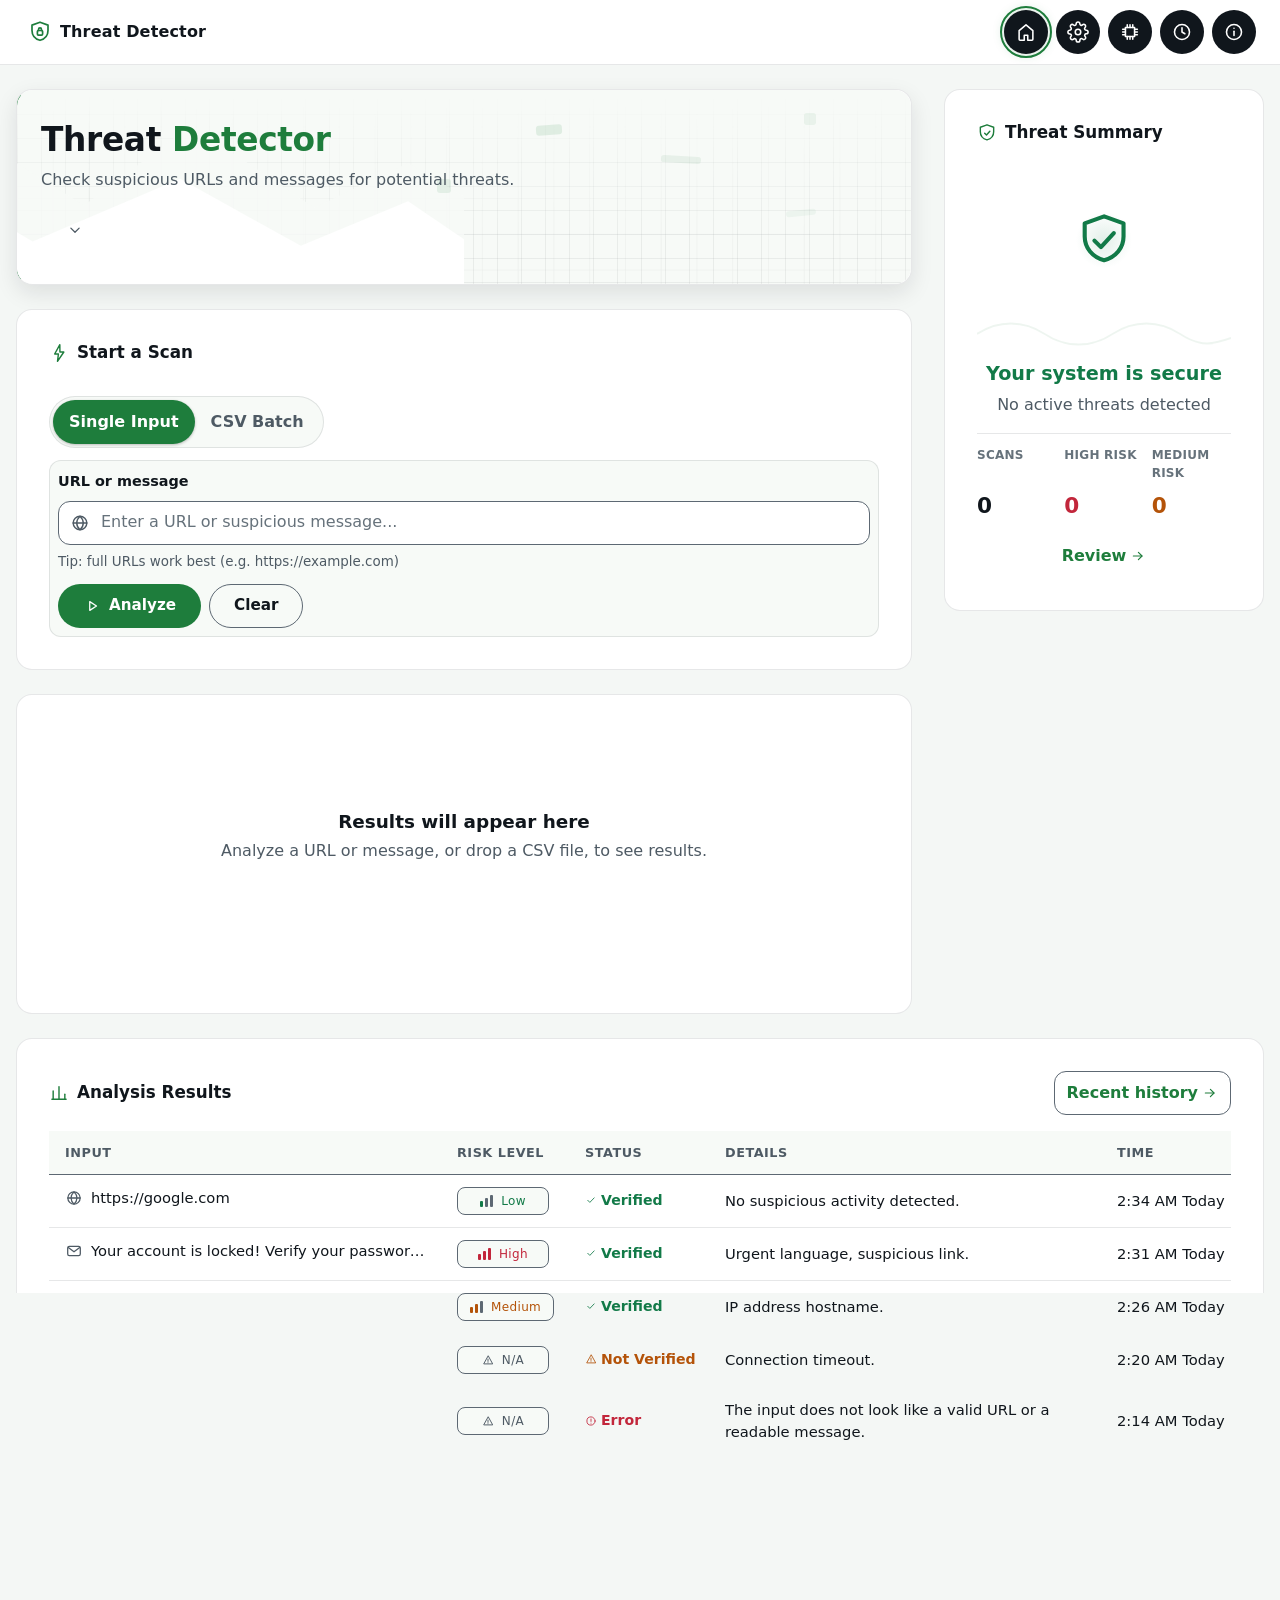
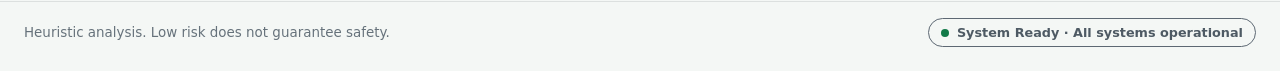
<file: src/index.html>
<!DOCTYPE html>
<html lang="en" data-page="dashboard">
<head>
  <meta charset="utf-8">
<script src="js/core/theme-init.js"></script>
  <meta name="viewport" content="width=device-width, initial-scale=1">
  <meta name="description" content="Threat Detector dashboard - heuristic threat analysis.">
  <title>Threat Detector — Dashboard</title>
  <link rel="icon" href="data:image/svg+xml,%3Csvg xmlns='http://www.w3.org/2000/svg' viewBox='0 0 24 24'%3E%3Cpath d='M12 2.5 20 5.3v5.2c0 4.8-3.2 8.7-8 10-4.8-1.3-8-5.2-8-10V5.3Z' fill='%238DEB6B'/%3E%3Crect x='9.4' y='10.6' width='5.2' height='4.4' rx='1' fill='none' stroke='%23101418' stroke-width='1.6'/%3E%3Cpath d='M10.6 10.6V9.6a1.4 1.4 0 0 1 2.8 0v1' fill='none' stroke='%23101418' stroke-width='1.6'/%3E%3C/svg%3E">
<link rel="stylesheet" href="css/base/motion-tokens.css">
<link rel="stylesheet" href="css/components/motion-governor.css">
<link rel="stylesheet" href="css/core.css">
<link rel="stylesheet" href="css/pages/index.css">
<script src="js/settings.js"></script>
<link rel="stylesheet" href="css/nav.css">
<link rel="stylesheet" href="css/risk-glow.css">
<link rel="stylesheet" href="css/analysis-card.css">
<link rel="stylesheet" href="css/components/verdict-card.css">
<script src="js/features/theme-fx.js"></script>
<script src="js/theme.js"></script>
<link rel="stylesheet" href="css/theme-transition.css">
</head>
<body>
  <a class="skip-link" href="#main-content">Skip to main content</a>

  <main id="main-content" tabindex="-1">
    <div class="dash-main">
      <div class="dash-layout">

        <!-- ===== SPEC 7.1 HERO ===== -->
        <div class="dash-col">
          <section id="hero" class="dash-reveal" aria-labelledby="hero-title">
            <div class="hero-art" aria-hidden="true">
              <svg class="grid-layer" viewBox="0 0 800 300" preserveAspectRatio="xMidYMid slice" focusable="false">
                <defs>
                  <pattern id="dash-grid" width="32" height="32" patternUnits="userSpaceOnUse">
                    <path d="M32 0H0V32" fill="none" stroke-width="1"></path>
                  </pattern>
                </defs>
                <rect width="800" height="300" fill="url(#dash-grid)"></rect>
              </svg>
              <svg class="mountain-layer dash-mtn-far" viewBox="0 0 800 170" preserveAspectRatio="xMidYMax meet" focusable="false">
                <path d="M0 170 80 96l60 44 90-84 70 56 84-62 76 48 96-72 110 74 84-40 90 54 40-14v170Z" fill="var(--bg-card-2)"></path>
              </svg>
              <svg class="mountain-layer dash-mtn-near" viewBox="0 0 800 120" preserveAspectRatio="xMidYMax meet" focusable="false">
                <path d="M0 120V70l96-44 86 52 120-64 112 66 132-56 108 60 96-40 50 34v42Z" fill="var(--bg-card)"></path>
              </svg>
              <span class="glitch-block"></span>
              <span class="glitch-block"></span>
              <span class="glitch-block"></span>
              <span class="glitch-block"></span>
              <span class="glitch-block"></span>
            </div>
            <div class="dash-hero-in">
              <h1 id="hero-title">Threat <span class="dash-hl">Detector</span></h1>
              <p class="dash-sub">Check suspicious URLs and messages for potential threats.</p>
            </div>
            <div class="dash-scroll">
              <button type="button" class="btn btn-ghost" id="btn-scroll-scan" aria-label="Scroll down to scan">
                <svg viewBox="0 0 24 24" fill="none" stroke="currentColor" stroke-width="1.7" stroke-linecap="round" stroke-linejoin="round" focusable="false" aria-hidden="true"><path d="M6.5 9.5 12 15l5.5-5.5"></path></svg>
              </button>
            </div>
          </section>

          <!-- ===== SPEC 7.2 START A SCAN ===== -->
          <section id="scan-card" class="card dash-reveal" aria-labelledby="scan-title">
            <div class="card-head">
              <h2 class="card-title" id="scan-title">
                <svg viewBox="0 0 24 24" fill="none" stroke="currentColor" stroke-width="1.7" stroke-linecap="round" stroke-linejoin="round" focusable="false" aria-hidden="true"><path d="M13 2 6.8 13.2h4.5L10.2 22l7.6-11.2h-4.7L13 2Z"></path></svg>
                Start a Scan
              </h2>
            </div>

            <div id="seg-mode" class="seg" data-seg role="radiogroup" aria-label="Input mode">
              <span class="seg__thumb" aria-hidden="true"></span>
              <button type="button" class="seg__opt" role="radio" data-value="single" aria-checked="true" tabindex="0" aria-controls="panel-single">Single Input</button>
              <button type="button" class="seg__opt" role="radio" data-value="csv" aria-checked="false" tabindex="-1" aria-controls="panel-csv">CSV Batch</button>
            </div>

            <!-- [T1] scan panels: ONE visible at a time — each block is the shared
                 .reveal component (core.css grid-rows height reveal); index.js
                 toggles data-open + inert/aria-hidden when the segment switches.
                 The collapsed panel contributes zero height, so the old OR
                 divider between the blocks is gone. -->
            <div class="scan-panels">
              <!-- Single input panel -->
              <div class="scan-block reveal is-active" data-block="single" id="panel-single" data-open="true" role="group" aria-label="Single input">
                <div class="reveal-inner">
                 <div class="scan-surface">
                  <form id="scan-form" novalidate>
                    <label class="field-label" for="scan-input">URL or message</label>
                    <div class="dash-inputwrap">
                      <svg class="type-icon" viewBox="0 0 24 24" fill="none" stroke="currentColor" stroke-width="1.7" stroke-linecap="round" stroke-linejoin="round" focusable="false" aria-hidden="true"><circle cx="12" cy="12" r="8.2"></circle><path d="M3.8 12h16.4"></path><path d="M12 3.8c2.5 2.3 3.9 5 3.9 8.2s-1.4 5.9-3.9 8.2c-2.5-2.3-3.9-5-3.9-8.2s1.4-5.9 3.9-8.2Z"></path></svg>
                      <textarea id="scan-input" class="input textarea-autogrow" rows="1" placeholder="Enter a URL or suspicious message..." aria-describedby="input-error dash-hint"></textarea>
                    </div>
                    <p class="help" id="dash-hint">Tip: full URLs work best (e.g. https://example.com)</p>
                    <p id="input-error" class="field-error" role="status" aria-live="polite" hidden>Enter a URL or message to analyze</p>
                    <div class="dash-actions">
                      <button type="submit" id="btn-analyze" class="btn btn-primary">
                        <svg viewBox="0 0 24 24" fill="none" stroke="currentColor" stroke-width="1.7" stroke-linecap="round" stroke-linejoin="round" focusable="false" aria-hidden="true"><path d="M9 6.2v11.6L18 12Z"></path></svg>
                        Analyze
                      </button>
                      <button type="button" id="btn-clear" class="btn btn-secondary">Clear</button>
                    </div>
                  </form>
                 </div>
                </div>
              </div>

              <!-- CSV batch panel -->
              <div class="scan-block reveal" data-block="csv" id="panel-csv" data-open="false" inert aria-hidden="true" role="group" aria-label="CSV batch">
                <div class="reveal-inner">
                 <div class="scan-surface">
                  <div id="csv-drop" class="drop-zone" role="button" tabindex="0" aria-label="CSV file drop zone. Press Enter to browse for a file.">
                    <div class="dash-drop-inner">
                      <svg viewBox="0 0 24 24" fill="none" stroke="currentColor" stroke-width="1.7" stroke-linecap="round" stroke-linejoin="round" focusable="false" aria-hidden="true"><path d="M7.4 18.4h9.4a3.6 3.6 0 0 0 .6-7.15A5.55 5.55 0 0 0 6.8 9.6a4.4 4.4 0 0 0 .6 8.8Z"></path><path d="M12 16.2v-5.5"></path><path d="m9.7 12.9 2.3-2.3 2.3 2.3"></path></svg>
                      <span class="dash-drop-b">Drag &amp; drop a CSV file here</span>
                      <span class="muted">or click to browse</span>
                    </div>
                    <input type="file" id="csv-file-input" accept=".csv,text/csv" tabindex="-1" aria-hidden="true" class="sr-only">
                  </div>
                  <p id="csv-error" class="field-error" role="status" aria-live="polite" hidden></p>

                  <div id="csv-summary" class="dash-filecard" hidden>
                    <div class="dash-filecard-row">
                      <svg viewBox="0 0 24 24" fill="none" stroke="currentColor" stroke-width="1.7" stroke-linecap="round" stroke-linejoin="round" focusable="false" aria-hidden="true"><path d="M13.5 3.5H7a1.5 1.5 0 0 0-1.5 1.5v14A1.5 1.5 0 0 0 7 20.5h10a1.5 1.5 0 0 0 1.5-1.5V8.5Z"></path><path d="M13.5 3.5v5h5"></path></svg>
                      <span id="csv-summary-name" class="ellipsis text-truncate"></span>
                    </div>
                    <p id="csv-summary-line" class="dash-filemeta"></p>
                    <span id="csv-progress-label" class="dash-progress-label"><span>Batch progress</span><span id="csv-progress-pct" class="dash-filemeta">0% complete</span></span>
                    <div class="progress" role="progressbar" aria-labelledby="csv-progress-label" aria-valuemin="0" aria-valuemax="100" aria-valuenow="0">
                      <div class="progress-bar" id="csv-progress-bar" style="--fill:0"></div>
                    </div>
                  </div>

                  <div class="dash-footrow">
                    <button type="button" id="btn-download-sample" class="btn btn-ghost">
                      <svg viewBox="0 0 24 24" fill="none" stroke="currentColor" stroke-width="1.7" stroke-linecap="round" stroke-linejoin="round" focusable="false" aria-hidden="true"><path d="M12 4v10.6"></path><path d="M7.6 10.4 12 14.8l4.4-4.4"></path><path d="M5 19.8h14"></path></svg>
                      Download sample CSV
                    </button>
                  </div>
                 </div>
                </div>
              </div>
            </div>

          </section>

          <!-- ===== SPEC 7.3 RESULT PANEL ===== -->
          <section id="result-panel" class="card result-panel verdict-card dash-reveal" aria-label="Analysis result">
            <p id="scan-live" class="sr-only" role="status" aria-live="polite"></p>
            <div class="result-states">

              <div class="result-state state-idle" data-state="idle">
                <div class="dash-c dash-idle-wrap" style="padding:var(--space-6) 0">
                  <h3>Results will appear here</h3>
                  <p>Analyze a URL or message, or drop a CSV file, to see results.</p>
                </div>
              </div>

              <div class="result-state state-scanning" data-state="scanning">
                <div class="dash-c" style="padding:var(--space-5) 0">
                  <div class="dash-visual" id="vis-scan"></div>
                  <h3>Scanning <span class="dash-scan-dots" aria-hidden="true"><span>.</span><span>.</span><span>.</span></span></h3>
                  <p class="scan-substatus" id="scan-substatus">Checking URL structure...</p>
                  <div class="scan-progress-zone" id="scan-progress-zone" role="status" aria-live="polite" tabindex="-1">
                    <span id="scan-progress-label" class="dash-progress-label"><span>Progress</span><span id="scan-progress-count" class="dash-filemeta">Working…</span></span>
                    <div class="progress scan-progress is-indet" id="scan-progress" role="progressbar" aria-labelledby="scan-progress-label" aria-valuemin="0" aria-valuemax="100">
                      <div class="progress-bar" id="scan-progress-bar"></div>
                    </div>
                  </div>
                </div>
              </div>

              <div class="result-state state-threat" data-state="threat">
                <div class="dash-threat-inner">
                  <div class="panel-heading">
                    <h3>Analysis details</h3>
                    <span class="risk-label" id="threat-risk-label" data-risk="medium">Medium risk</span>
                  </div>
                  <div class="ring-wrap ring-float result-ring-float" id="vis-ring-threat"></div>
                  <dl class="detail-rows">
                    <dt class="detail-dt">Selected input</dt>
                    <dd class="detail-dd dash-prewrap" id="detail-input"></dd>
                    <dt class="detail-dt">Risk score:</dt>
                    <dd class="detail-dd"><span id="detail-score">0</span>/100</dd>
                    <dt class="detail-dt">Detection reasons</dt>
                    <dd class="detail-dd">
                      <ul class="reason-list" id="detail-reasons"></ul>
                    </dd>
                    <dt class="detail-dt">Recommended action</dt>
                    <dd class="detail-dd" id="detail-action"></dd>
                  </dl>
                </div>
              </div>

              <div class="result-state state-safe" data-state="safe">
                <div class="dash-safe-wrap">
                  <div class="ring-safe-wrap" id="vis-check"></div>
                  <h3>No issues detected</h3>
                  <p>No risk indicators found</p>
                </div>
              </div>

              <div class="result-state state-unverified" data-state="unverified">
                <div class="dash-unv-inner">
                  <div class="ring-wrap ring-float result-ring-float" id="vis-ring-unv"></div>
                  <div class="panel-heading">
                    <h3>Unable to verify</h3>
                  </div>
                  <dl class="detail-rows">
                    <dt class="detail-dt">Reason</dt>
                    <dd class="detail-dd" id="unv-reason"></dd>
                    <dt class="detail-dt">Recommended action</dt>
                    <dd class="detail-dd" id="unv-action"></dd>
                  </dl>
                </div>
              </div>

              <div class="result-state state-error" data-state="error">
                <div class="dash-err-inner">
                  <div class="panel-heading">
                    <h3>Analysis details</h3>
                    <span class="risk-label" data-risk="error">Error</span>
                  </div>
                  <dl class="detail-rows">
                    <dt class="detail-dt">Reason</dt>
                    <dd class="detail-dd">The text does not look like a valid URL or a readable message.</dd>
                    <dt class="detail-dt">Recommended action</dt>
                    <dd class="detail-dd">Check the text and enter a full URL (e.g. https://example.com) or a plain message.</dd>
                  </dl>
                </div>
              </div>

              <div class="result-state state-batch" data-state="batch">
                <div class="dash-batch-inner">
                  <div class="batch-head">
                    <div class="batch-head-left">
                      <h3>Batch summary</h3>
                      <p class="muted" id="batch-meta"></p>
                    </div>
                    <div class="batch-tally" id="batch-tally" aria-label="Risk tally"></div>
                  </div>
                  <hr class="batch-divider" aria-hidden="true">
                  <ul id="batch-list" class="batch-list" aria-label="Batch rows"></ul>
                  <p class="dash-batch-link"><a class="link-arrow" href="history.html">View in history</a></p>
                </div>
              </div>

            </div>
          </section>
        </div>

        <!-- ===== SPEC 7.5 THREAT SUMMARY (side column) ===== -->
        <aside class="dash-aside" aria-label="Threat summary">
          <section id="summary-card" class="card summary-card dash-reveal" aria-labelledby="summary-title" data-ai-pane="summary">
            <div class="summary-viewport">
              <div class="summary-track">
                <div class="summary-pane pane-summary is-active" data-pane="summary" role="group" aria-labelledby="summary-title">
                  <div class="card-head summary-head">
                    <h2 class="card-title" id="summary-title">
                      <svg viewBox="0 0 24 24" fill="none" stroke="currentColor" stroke-width="1.7" stroke-linecap="round" stroke-linejoin="round" focusable="false" aria-hidden="true"><path d="M12 2.2 20 5.1v5.4c0 4.7-3.2 8.5-8 9.8-4.8-1.3-8-5.1-8-9.8V5.1Z"></path><path d="m9.2 12.2 2.2 2.2 4-4.4"></path></svg>
                      Threat Summary
                    </h2>
                    <button type="button" id="btn-ai-open" class="ai-toggle" aria-controls="summary-card" aria-expanded="false" hidden>
                      <span class="ai-dot" id="ai-dot" aria-hidden="true"></span>
                      <span>AI overview</span>
                    </button>
                  </div>
                  <div class="dash-summary-visual">
                    <div class="shield-wrap" id="vis-shield-summary"></div>
                    <svg class="wave-deco" viewBox="0 0 300 42" preserveAspectRatio="none" focusable="false" aria-hidden="true">
                      <path d="M0 24c25-14 55-14 80 0s55 14 80 0 55-14 80 0 40 10 60 4" fill="none" stroke-width="2" stroke-opacity=".3"></path>
                    </svg>
                  </div>
                  <p class="dash-state-title" id="summary-state-title" data-state="secure">Your system is secure</p>
                  <p class="dash-state-desc" id="summary-state-desc">No active threats detected</p>
                  <dl id="stmt-stats" class="dash-stats">
                    <div class="dash-stat"><dt>Scans</dt><dd id="stat-today">0</dd></div>
                    <div class="dash-stat"><dt>High risk</dt><dd id="stat-high" data-risk="high">0</dd></div>
                    <div class="dash-stat"><dt>Medium risk</dt><dd id="stat-medium" data-risk="medium">0</dd></div>
                  </dl>
                  <div class="dash-summary-foot">
                    <a id="summary-review" class="link-arrow" href="history.html#risk=low">
                      Review
                      <svg viewBox="0 0 24 24" fill="none" stroke="currentColor" stroke-width="1.7" stroke-linecap="round" stroke-linejoin="round" focusable="false" aria-hidden="true"><path d="M5 12h13"></path><path d="M12.6 6.6 18 12l-5.4 5.4"></path></svg>
                    </a>
                  </div>
                </div>

                <div class="summary-pane pane-ai" data-pane="ai" role="group" aria-labelledby="ai-title" inert aria-hidden="true">
                  <div class="card-head ai-head">
                    <button type="button" id="btn-ai-back" class="ai-back" aria-label="Back to Threat Summary">
                      <svg viewBox="0 0 24 24" fill="none" stroke="currentColor" stroke-width="1.8" stroke-linecap="round" stroke-linejoin="round" focusable="false" aria-hidden="true"><path d="M14.5 6.5 9 12l5.5 5.5"></path></svg>
                    </button>
                    <h2 class="card-title" id="ai-title" tabindex="-1">AI overview</h2>
                    <button type="button" id="btn-ai-close" class="ai-toggle">Threat Summary</button>
                  </div>
                  <p class="ai-about" id="ai-about">About: this scan</p>
                  <div class="ai-scroll" id="ai-scroll">
                    <div class="ai-loading" id="ai-loading">
                      <div class="ai-skel-head" aria-hidden="true">
                        <span class="ai-skel-bar ai-skel-title"></span>
                        <span class="ai-skel-bar ai-skel-sub"></span>
                        <span class="ai-skel-bar ai-skel-sub is-short"></span>
                      </div>
                      <div class="ai-box ai-skel-box" aria-hidden="true">
                        <span class="ai-skel-line"></span>
                        <span class="ai-skel-line"></span>
                        <span class="ai-skel-line is-92"></span>
                        <span class="ai-skel-line is-short"></span>
                        <span class="ai-skel-tip"></span>
                        <span class="ai-skel-tip is-short"></span>
                      </div>
                      <span class="sr-only" role="status">Generating AI overview</span>
                    </div>
                    <div class="ai-error" id="ai-error" hidden>
                      <p class="ai-error-msg" id="ai-error-msg"></p>
                      <button type="button" id="btn-ai-retry" class="btn btn-secondary">Retry</button>
                    </div>
                    <div class="ai-content" id="ai-content" hidden>
                      <p class="ai-headline" id="ai-headline"></p>
                      <ul class="ai-findings" id="ai-findings"></ul>
                      <button type="button" class="ai-more" id="btn-ai-more" aria-expanded="false" aria-controls="ai-details">
                        <span id="ai-more-label">Show full explanation</span>
                        <svg class="ai-more-chevron" viewBox="0 0 24 24" fill="none" stroke="currentColor" stroke-width="1.8" stroke-linecap="round" stroke-linejoin="round" focusable="false" aria-hidden="true"><path d="m6 9 6 6 6-6"></path></svg>
                      </button>
                      <div class="reveal ai-details" id="ai-details" data-open="false">
                        <div class="reveal-inner">
                          <p class="ai-explanation" id="ai-explanation"></p>
                          <p class="ai-whattodo">What to do</p>
                          <ul class="ai-tips" id="ai-tips"></ul>
                        </div>
                      </div>
                    </div>
                  </div>
                  <div class="ai-foot">
                    <span class="ai-via" id="ai-via" hidden></span>
                    <span class="ai-note">AI-generated, may be wrong. The scanner's verdict is final.</span>
                  </div>
                </div>
              </div>
            </div>
          </section>
        </aside>

      </div>

        <!-- ===== SPEC 7.4 ANALYSIS RESULTS (own full-width section below the two-column row) ===== -->
        <section id="results-card" class="card dash-reveal" aria-labelledby="results-title">
            <div class="card-head results-head">
              <h2 class="card-title" id="results-title">
                <svg class="icon icon-lg" viewBox="0 0 24 24" fill="none" stroke="currentColor" stroke-width="1.7" stroke-linecap="round" stroke-linejoin="round" focusable="false" aria-hidden="true"><path d="M5 19.5V9.5"></path><path d="M12 19.5V4.5"></path><path d="M19 19.5v-6"></path><path d="M3.5 19.5h17"></path></svg>
                Analysis Results
              </h2>
              <a id="btn-recent-history" class="link-arrow link-ghost" href="history.html">
                Recent history
                <svg class="icon" viewBox="0 0 24 24" fill="none" stroke="currentColor" stroke-width="1.7" stroke-linecap="round" stroke-linejoin="round" focusable="false" aria-hidden="true"><path d="M5 12h13"></path><path d="M12.6 6.6 18 12l-5.4 5.4"></path></svg>
              </a>
            </div>
            <table class="table" id="table-results">
              <caption class="sr-only">Five most recent scan results, newest first</caption>
              <colgroup>
                <col>
                <col style="width:128px">
                <col style="width:140px">
                <col>
                <col style="width:130px">
              </colgroup>
              <thead>
                <tr>
                  <th scope="col">Input</th>
                  <th scope="col">Risk Level</th>
                  <th scope="col">Status</th>
                  <th scope="col">Details</th>
                  <th scope="col">Time</th>
                </tr>
              </thead>
              <tbody id="table-results-body"></tbody>
            </table>
            <div id="results-empty" class="dash-results-empty" role="status" hidden>
              <svg class="dash-results-empty-ico" viewBox="0 0 24 24" fill="none" stroke="currentColor" stroke-width="1.7" stroke-linecap="round" stroke-linejoin="round" focusable="false" aria-hidden="true"><path d="M5 19.5V9.5"></path><path d="M12 19.5V4.5"></path><path d="M19 19.5v-6"></path><path d="M3.5 19.5h17"></path></svg>
              <h3>No analysis results yet</h3>
              <p>Run a scan to see results here.</p>
            </div>
          </section>
    </div>
  </main>
<script src="js/core/core.js"></script>
<script src="js/core/td-config.js"></script>
<script src="js/core/events.js"></script>
<script src="js/services/bridge.js"></script>
<script src="js/services/analysisService.js"></script>
<script src="js/services/aiService.js"></script>
<script src="js/components/verdictCard.js"></script>
<script src="js/features/motion-governor.js"></script>
<script src="js/pages/index.js"></script>
</body>
</html>
</file>
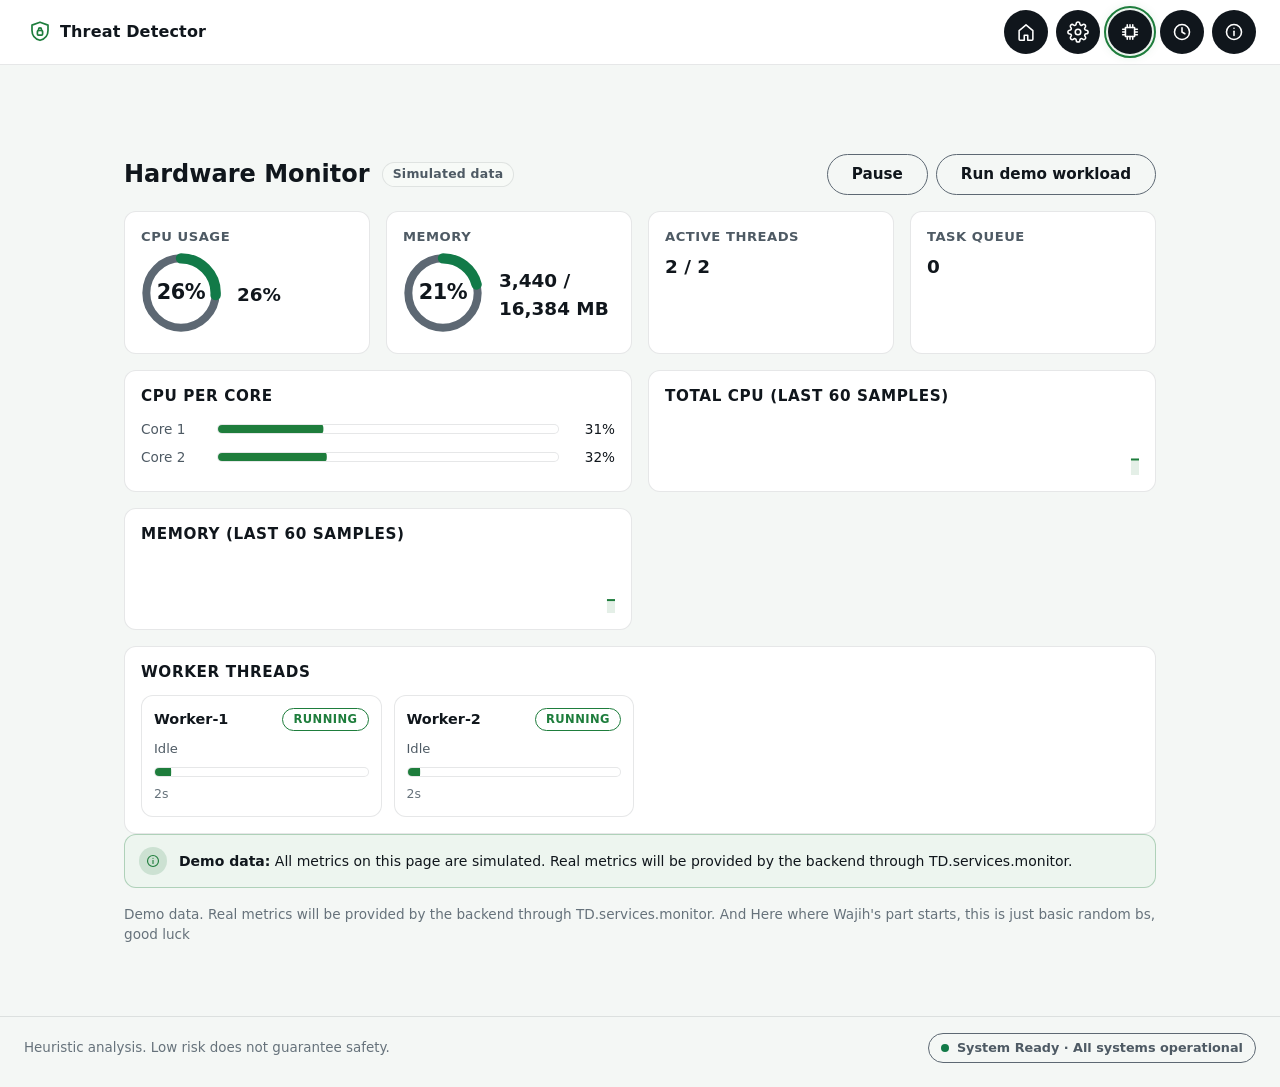
<file: src/hardware.html>
<!DOCTYPE html>
<html lang="en" data-page="hardware">
<head>
  <meta charset="utf-8">
<script src="js/core/theme-init.js"></script>
  <meta name="viewport" content="width=device-width, initial-scale=1">
  <title>Threat Detector - Hardware Monitor</title>
<link rel="icon" href="data:image/svg+xml,%3Csvg xmlns='http://www.w3.org/2000/svg' viewBox='0 0 24 24'%3E%3Cpath d='M12 2.5 20 5.3v5.2c0 4.8-3.2 8.7-8 10-4.8-1.3-8-5.2-8-10V5.3Z' fill='%238DEB6B'/%3E%3Crect x='9.4' y='10.6' width='5.2' height='4.4' rx='1' fill='none' stroke='%23101418' stroke-width='1.6'/%3E%3Cpath d='M10.6 10.6V9.6a1.4 1.4 0 0 1 2.8 0v1' fill='none' stroke='%23101418' stroke-width='1.6'/%3E%3C/svg%3E">
<link rel="stylesheet" href="css/base/motion-tokens.css">
<link rel="stylesheet" href="css/components/motion-governor.css">
<link rel="stylesheet" href="css/core.css">
<script src="js/settings.js"></script>
<link rel="stylesheet" href="css/nav.css">
<link rel="stylesheet" href="css/risk-glow.css">
<link rel="stylesheet" href="css/analysis-card.css">
<script src="js/features/theme-fx.js"></script>
<script src="js/theme.js"></script>
<link rel="stylesheet" href="css/theme-transition.css">
<link rel="stylesheet" href="css/pages/hardware.css">
</head>
<body>
  <a class="skip-link" href="#main-content">Skip to main content</a>

  <main id="main-content" tabindex="-1">
    <div class="hw-page">

      <div class="hw-title-row">
        <h1>Hardware Monitor</h1>
        <span class="hw-badge">Simulated data</span>
        <div class="hw-actions">
          <button type="button" class="btn btn-secondary" id="hw-pause" aria-pressed="false">Pause</button>
          <button type="button" class="btn btn-secondary" id="hw-demo">Run demo workload</button>
        </div>
      </div>

      <section class="hw-stats" aria-label="Hardware summary">
        <div class="hw-card">
          <h2>CPU usage</h2>
          <div class="hw-stat">
            <div class="hw-stat__ring" id="hw-ring-cpu" role="img" aria-label="Total CPU usage"></div>
            <span class="hw-stat__val" id="hw-cpu-val">0%</span>
          </div>
        </div>
        <div class="hw-card">
          <h2>Memory</h2>
          <div class="hw-stat">
            <div class="hw-stat__ring" id="hw-ring-mem" role="img" aria-label="Memory usage"></div>
            <span class="hw-stat__val" id="hw-mem-val">0 / 0 MB</span>
          </div>
        </div>
        <div class="hw-card">
          <h2>Active threads</h2>
          <span class="hw-stat__val" id="hw-threads-val">0 / 0</span>
        </div>
        <div class="hw-card">
          <h2>Task queue</h2>
          <span class="hw-stat__val" id="hw-queue-val">0</span>
        </div>
      </section>

      <div class="hw-grid">
        <section class="hw-card hw-section" aria-label="CPU per core">
          <h2>CPU per core</h2>
          <div id="hw-cores"></div>
        </section>
        <section class="hw-card hw-section" aria-label="Total CPU history">
          <h2>Total CPU (last 60 samples)</h2>
          <div id="hw-cpu-spark"></div>
        </section>
        <section class="hw-card hw-section" aria-label="Memory history">
          <h2>Memory (last 60 samples)</h2>
          <div id="hw-mem-spark"></div>
        </section>
      </div>

      <section class="hw-card hw-section" aria-label="Worker threads">
        <h2>Worker threads</h2>
        <div id="hw-workers" class="hw-workers"></div>
      </section>

      <div class="callout dash-callout" data-type="info" role="note">
        <p class="callout__text"><strong>Demo data:</strong> All metrics on this page are simulated. Real metrics will be provided by the backend through TD.services.monitor.</p>
      </div>

      <p class="hw-note">Demo data. Real metrics will be provided by the backend through TD.services.monitor. And Here where Wajih's part starts, this is just basic random bs, good luck</p>

    </div>
  </main>
<script src="js/core/core.js"></script>
<script src="js/core/td-config.js"></script>
<script src="js/core/events.js"></script>
<script src="js/services/bridge.js"></script>
<script src="js/services/monitorService.js"></script>
<script src="js/services/mockMonitorService.js"></script>
<script src="js/services/analysisService.js"></script>
<script src="js/services/updateService.js"></script>
<script src="js/features/motion-governor.js"></script>
<script src="js/components/sparkline.js"></script>
<script src="js/components/usageBar.js"></script>
<script src="js/pages/hardware.js"></script>
</body>
</html>
</file>
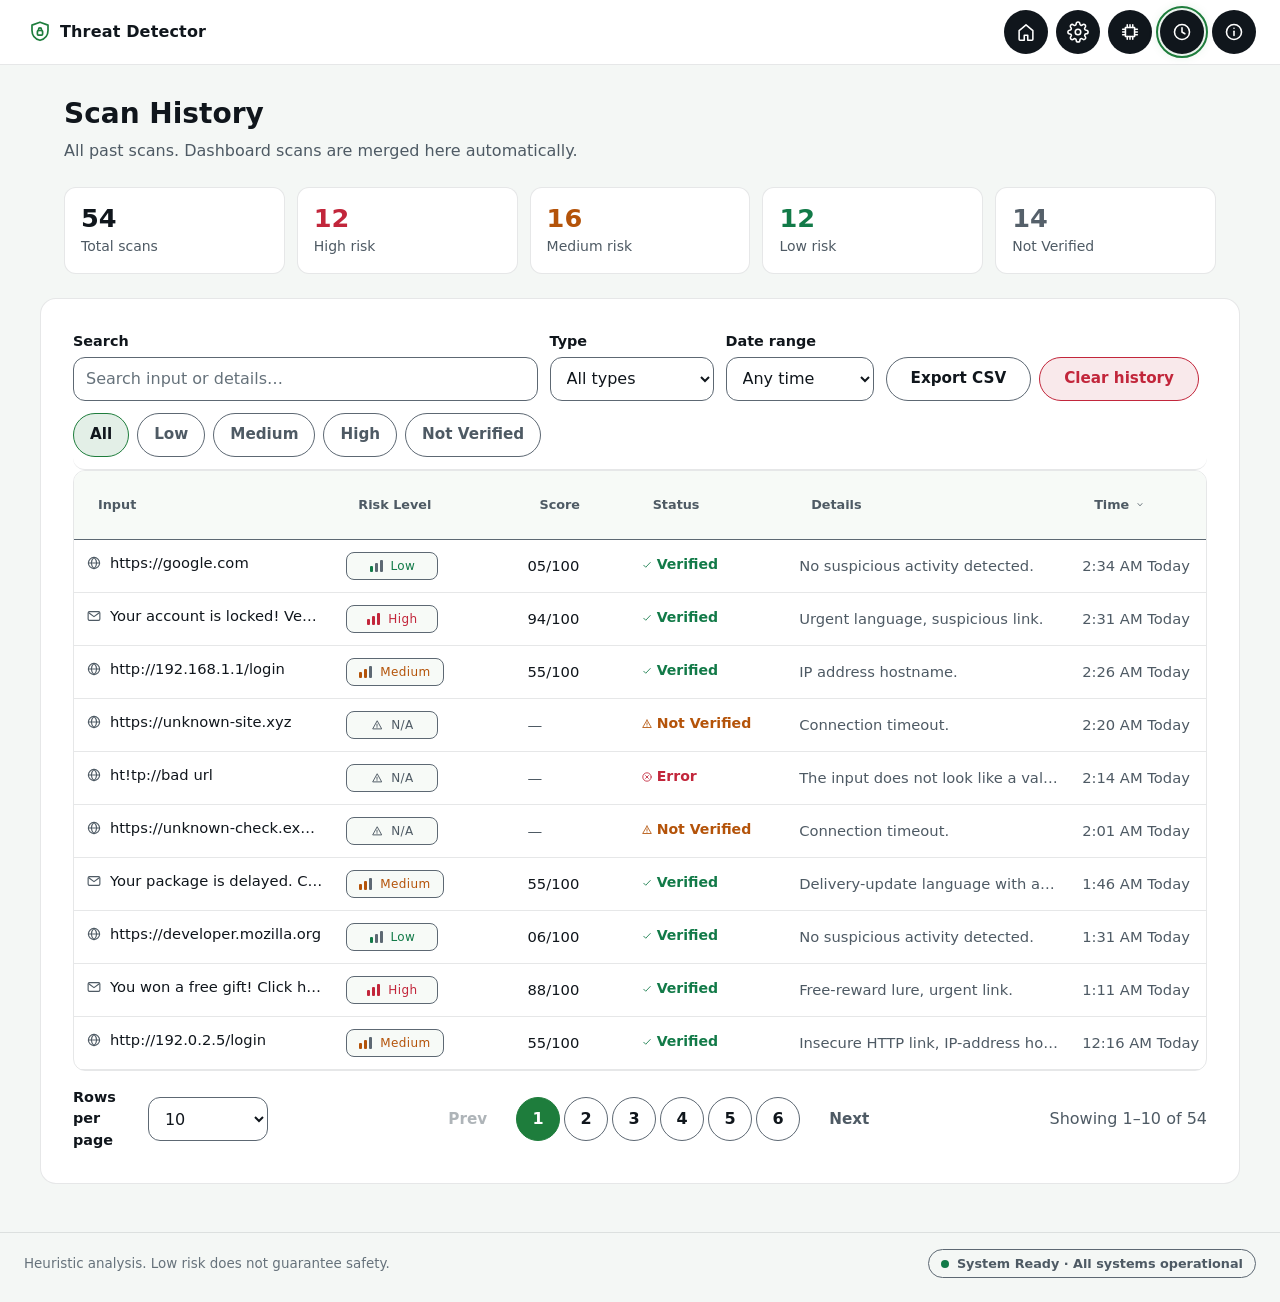
<file: src/history.html>
<!DOCTYPE html>
<html lang="en" data-page="history">
<head>
  <meta charset="utf-8">
<script src="js/core/theme-init.js"></script>
  <meta name="viewport" content="width=device-width, initial-scale=1">
  <meta name="description" content="Threat Detector dashboard - heuristic threat analysis.">
  <title>Threat Detector — Scan History</title>
  <link rel="icon" href="data:image/svg+xml,%3Csvg xmlns='http://www.w3.org/2000/svg' viewBox='0 0 24 24'%3E%3Cpath d='M12 2.5 20 5.3v5.2c0 4.8-3.2 8.7-8 10-4.8-1.3-8-5.2-8-10V5.3Z' fill='%238DEB6B'/%3E%3Crect x='9.4' y='10.6' width='5.2' height='4.4' rx='1' fill='none' stroke='%23101418' stroke-width='1.6'/%3E%3Cpath d='M10.6 10.6V9.6a1.4 1.4 0 0 1 2.8 0v1' fill='none' stroke='%23101418' stroke-width='1.6'/%3E%3C/svg%3E">
<link rel="stylesheet" href="css/base/motion-tokens.css">
<link rel="stylesheet" href="css/components/motion-governor.css">
<link rel="stylesheet" href="css/core.css">
<link rel="stylesheet" href="css/pages/history.css">
<script src="js/settings.js"></script>
<link rel="stylesheet" href="css/nav.css">
<link rel="stylesheet" href="css/risk-glow.css">
<link rel="stylesheet" href="css/analysis-card.css">
<script src="js/features/theme-fx.js"></script>
<script src="js/theme.js"></script>
<link rel="stylesheet" href="css/theme-transition.css">
</head>
<body>
  <a class="skip-link" href="#main-content">Skip to main content</a>

  <main id="main-content" tabindex="-1">
    <div class="history-page-head">
      <h1 class="history-h1">Scan History</h1>
      <p class="history-subtitle">All past scans. Dashboard scans are merged here automatically.</p>
    </div>

    <!-- Summary tiles: counts always from the UNFILTERED full list -->
    <div id="history-tiles" class="tiles-row" aria-label="History summary">
      <div class="tile"><span class="tile-num" id="t-total">0</span><span class="tile-label">Total scans</span></div>
      <div class="tile tile-high"><span class="tile-num" id="t-high">0</span><span class="tile-label">High risk</span></div>
      <div class="tile tile-medium"><span class="tile-num" id="t-medium">0</span><span class="tile-label">Medium risk</span></div>
      <div class="tile tile-low"><span class="tile-num" id="t-low">0</span><span class="tile-label">Low risk</span></div>
      <div class="tile tile-na"><span class="tile-num" id="t-na">0</span><span class="tile-label">Not Verified</span></div>
    </div>

    <!-- Toolbar + table + pagination + empty state (one card) -->
    <section class="card history-card" aria-label="Scan history">
      <div class="history-toolbar">
        <div class="toolbar-row">
          <div class="field field-search">
            <label class="field-label" for="history-search">Search</label>
            <input id="history-search" class="input" type="search" placeholder="Search input or details…" autocomplete="off" spellcheck="false">
          </div>
          <div class="field">
            <label class="field-label" for="sel-type">Type</label>
            <select id="sel-type" class="select">
              <option value="all">All types</option>
              <option value="url">URLs only</option>
              <option value="message">Messages only</option>
            </select>
          </div>
          <div class="field">
            <label class="field-label" for="sel-range">Date range</label>
            <select id="sel-range" class="select">
              <option value="all">Any time</option>
              <option value="today">Today</option>
              <option value="7d">Last 7 days</option>
              <option value="30d">Last 30 days</option>
            </select>
          </div>
          <div class="toolbar-actions">
            <button id="btn-export" class="btn btn-secondary" type="button">Export CSV</button>
            <button id="btn-clear-history" class="btn btn-danger" type="button">Clear history</button>
            <span class="reset-slot" id="reset-slot"><!-- #btn-reset-filters lives here; relocates into #empty-state when the filtered view is empty -->
              <button id="btn-reset-filters" class="btn btn-ghost" type="button" hidden>Reset filters</button>
            </span>
          </div>
        </div>
        <div id="chips-risk" class="chips-row" role="group" aria-label="Filter by risk level">
          <button type="button" class="chip" data-chip="all" aria-pressed="true">All</button>
          <button type="button" class="chip" data-chip="low" aria-pressed="false">Low</button>
          <button type="button" class="chip" data-chip="medium" aria-pressed="false">Medium</button>
          <button type="button" class="chip" data-chip="high" aria-pressed="false">High</button>
          <button type="button" class="chip" data-chip="unverified" aria-pressed="false">Not Verified</button>
        </div>
      </div>

      <div class="table-wrap" id="table-wrap">
        <table class="table" id="table-history">
          <caption class="sr-only">Analysis results — scan history rows</caption>
          <colgroup>
            <col style="width:23%"><col style="width:16%"><col style="width:10%"><col style="width:14%"><col style="width:25%"><col style="width:12%">
          </colgroup>
          <thead>
            <tr>
              <th scope="col" id="th-input" aria-sort="none"><button type="button" class="th-btn" data-key="input">Input <svg class="sort-glyph" viewBox="0 0 24 24" fill="none" stroke="currentColor" stroke-width="1.7" stroke-linecap="round" stroke-linejoin="round" aria-hidden="true" focusable="false"><path d="m8.5 14.5 3.5-4 3.5 4"/></svg></button></th>
              <th scope="col" id="th-risk" aria-sort="none"><button type="button" class="th-btn" data-key="risk">Risk Level <svg class="sort-glyph" viewBox="0 0 24 24" fill="none" stroke="currentColor" stroke-width="1.7" stroke-linecap="round" stroke-linejoin="round" aria-hidden="true" focusable="false"><path d="m8.5 14.5 3.5-4 3.5 4"/></svg></button></th>
              <th scope="col" id="th-score" aria-sort="none"><button type="button" class="th-btn" data-key="score">Score <svg class="sort-glyph" viewBox="0 0 24 24" fill="none" stroke="currentColor" stroke-width="1.7" stroke-linecap="round" stroke-linejoin="round" aria-hidden="true" focusable="false"><path d="m8.5 14.5 3.5-4 3.5 4"/></svg></button></th>
              <th scope="col" id="th-status" aria-sort="none"><button type="button" class="th-btn" data-key="status">Status <svg class="sort-glyph" viewBox="0 0 24 24" fill="none" stroke="currentColor" stroke-width="1.7" stroke-linecap="round" stroke-linejoin="round" aria-hidden="true" focusable="false"><path d="m8.5 14.5 3.5-4 3.5 4"/></svg></button></th>
              <th scope="col" id="th-details" aria-sort="none"><button type="button" class="th-btn" data-key="details">Details <svg class="sort-glyph" viewBox="0 0 24 24" fill="none" stroke="currentColor" stroke-width="1.7" stroke-linecap="round" stroke-linejoin="round" aria-hidden="true" focusable="false"><path d="m8.5 14.5 3.5-4 3.5 4"/></svg></button></th>
              <th scope="col" id="th-time" aria-sort="descending"><button type="button" class="th-btn is-sorted is-desc" data-key="time">Time <svg class="sort-glyph" viewBox="0 0 24 24" fill="none" stroke="currentColor" stroke-width="1.7" stroke-linecap="round" stroke-linejoin="round" aria-hidden="true" focusable="false"><path d="m8.5 14.5 3.5-4 3.5 4"/></svg></button></th>
            </tr>
          </thead>
          <tbody id="table-history-body"></tbody>
        </table>
      </div>

      <div id="pagination" class="pagination-row">
        <div class="field-inline">
          <label class="field-label" for="row-perpage">Rows per page</label>
          <select id="row-perpage" class="select">
            <option value="10" selected>10</option>
            <option value="25">25</option>
            <option value="50">50</option>
          </select>
        </div>
        <div class="pager">
          <button id="btn-prev" class="btn btn-ghost" type="button">Prev</button>
          <span id="page-numbers" class="page-numbers"></span>
          <button id="btn-next" class="btn btn-ghost" type="button">Next</button>
        </div>
        <p id="results-meta" class="results-meta" aria-live="polite"></p>
      </div>

      <div id="empty-state" role="status" hidden>
        <div class="empty-art" aria-hidden="true">
          <svg viewBox="0 0 24 24" fill="none" stroke="currentColor" stroke-width="1.7" stroke-linecap="round" stroke-linejoin="round" focusable="false"><path d="M12 2.2 20 5.1v5.4c0 4.7-3.2 8.5-8 9.8-4.8-1.3-8-5.1-8-9.8V5.1Z"/></svg>
        </div>
        <p id="empty-message" class="empty-message">No results match your filters.</p>
        <div class="empty-actions" id="empty-actions">
          <button id="btn-restore" class="btn btn-primary" type="button">Restore demo data</button>
        </div>
      </div>
    </section>
  </main>
<script src="js/core/core.js"></script>
<script src="js/core/td-config.js"></script>
<script src="js/core/events.js"></script>
<script src="js/services/bridge.js"></script>
<script src="js/services/analysisService.js"></script>
<script src="js/services/updateService.js"></script>
<script src="js/features/motion-governor.js"></script>
<script src="js/pages/history.js"></script>
</body>
</html>
</file>
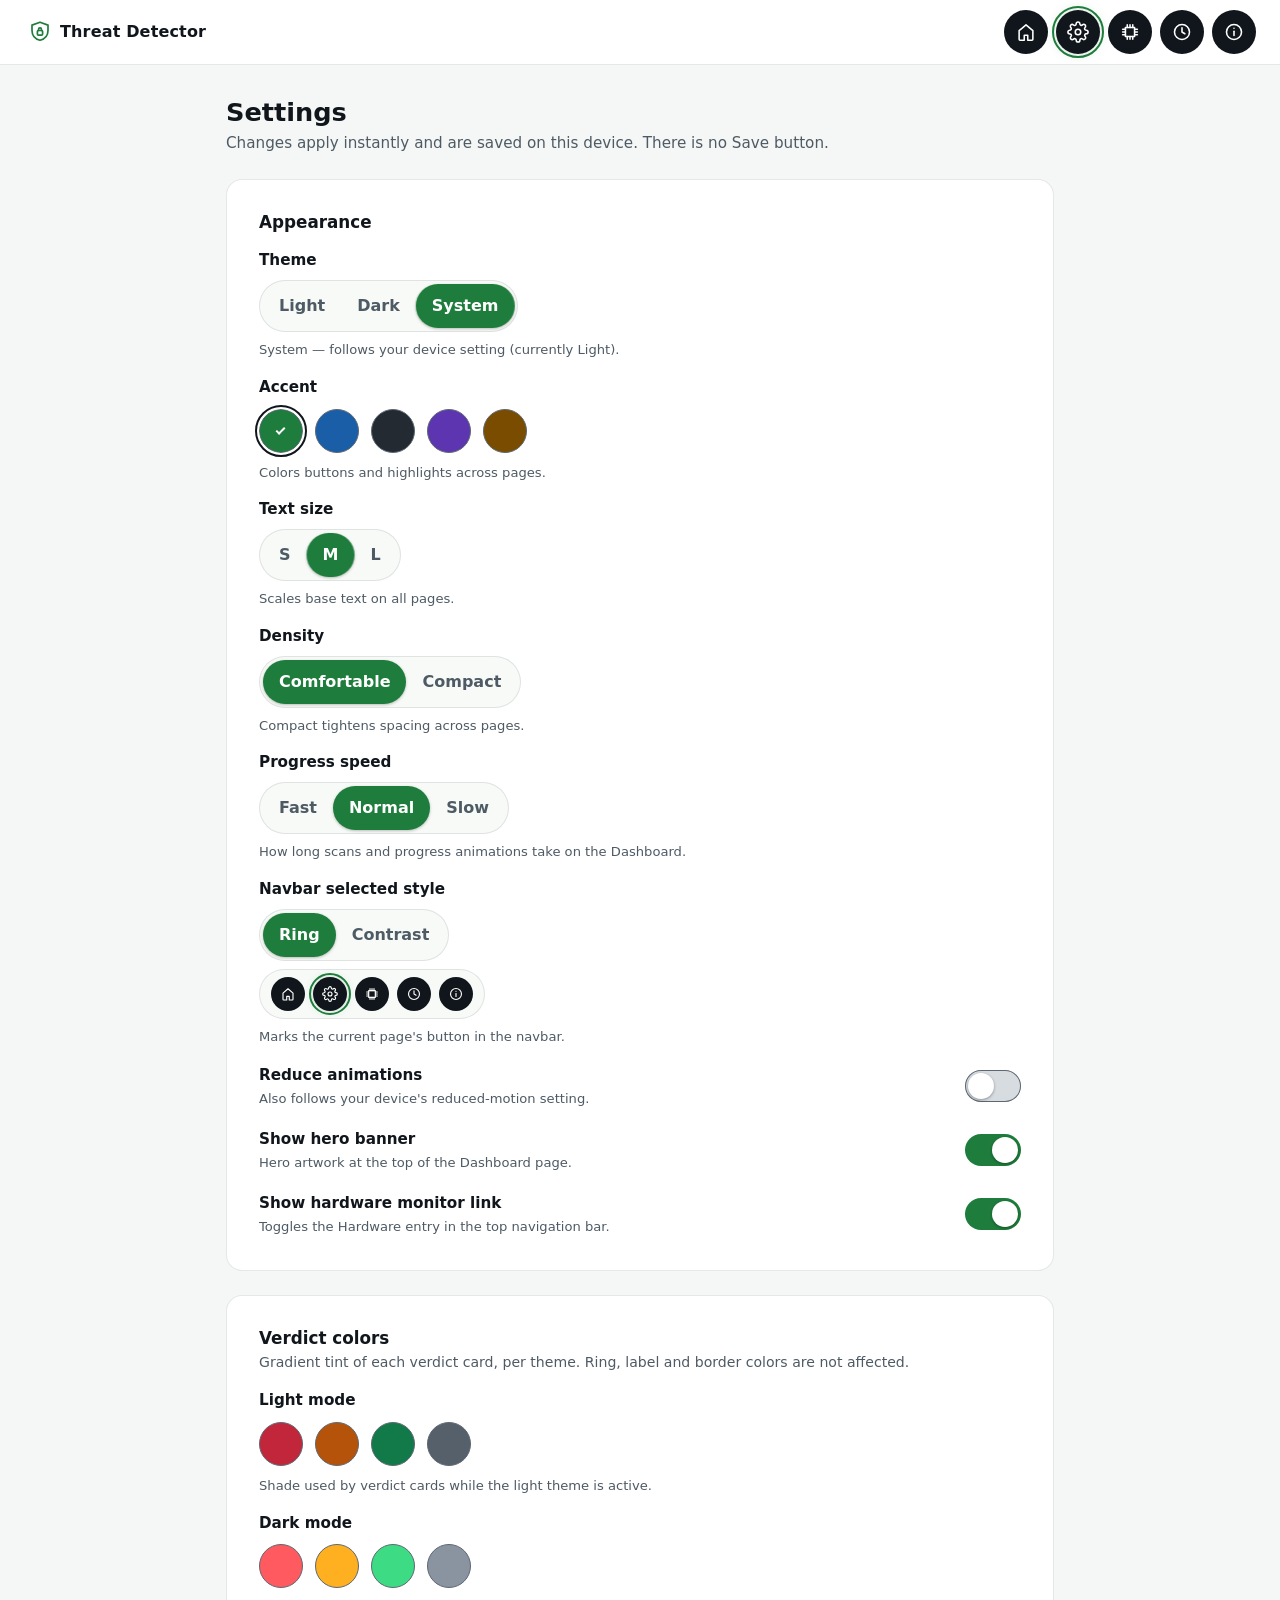
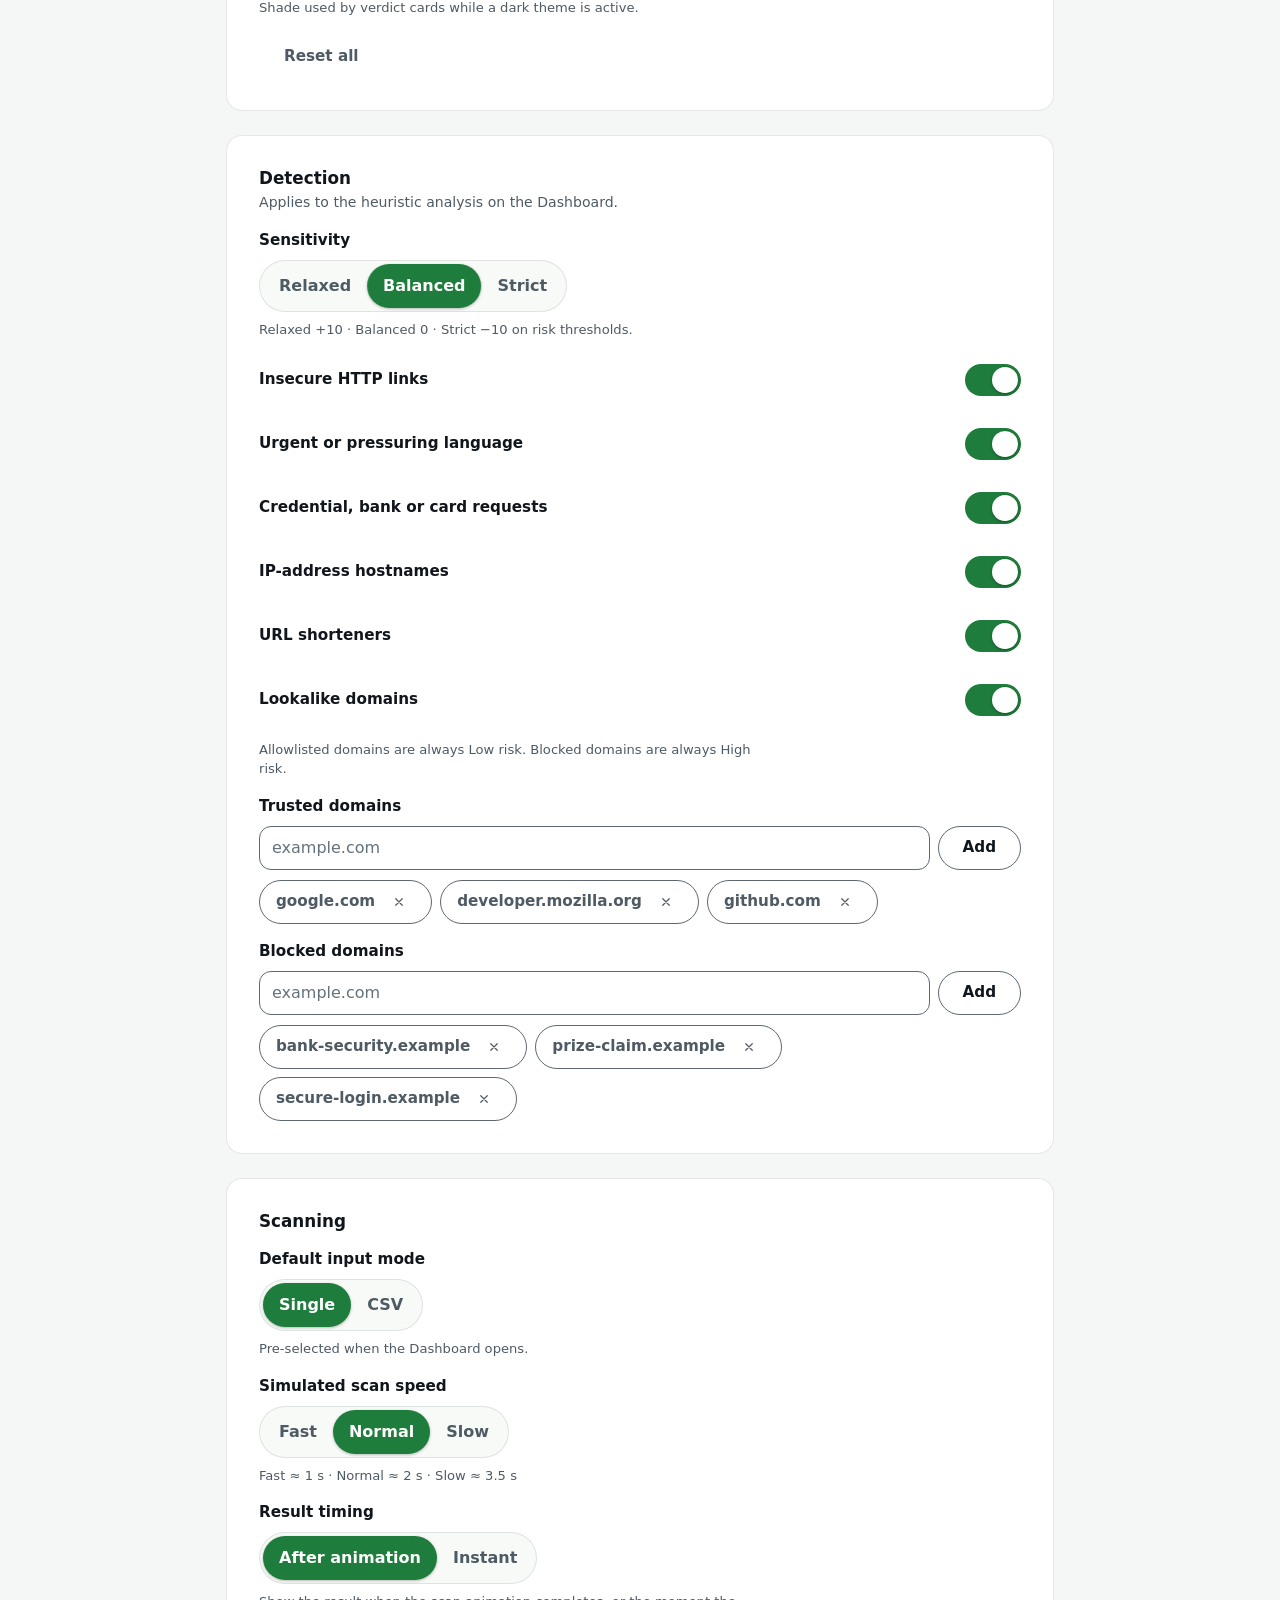
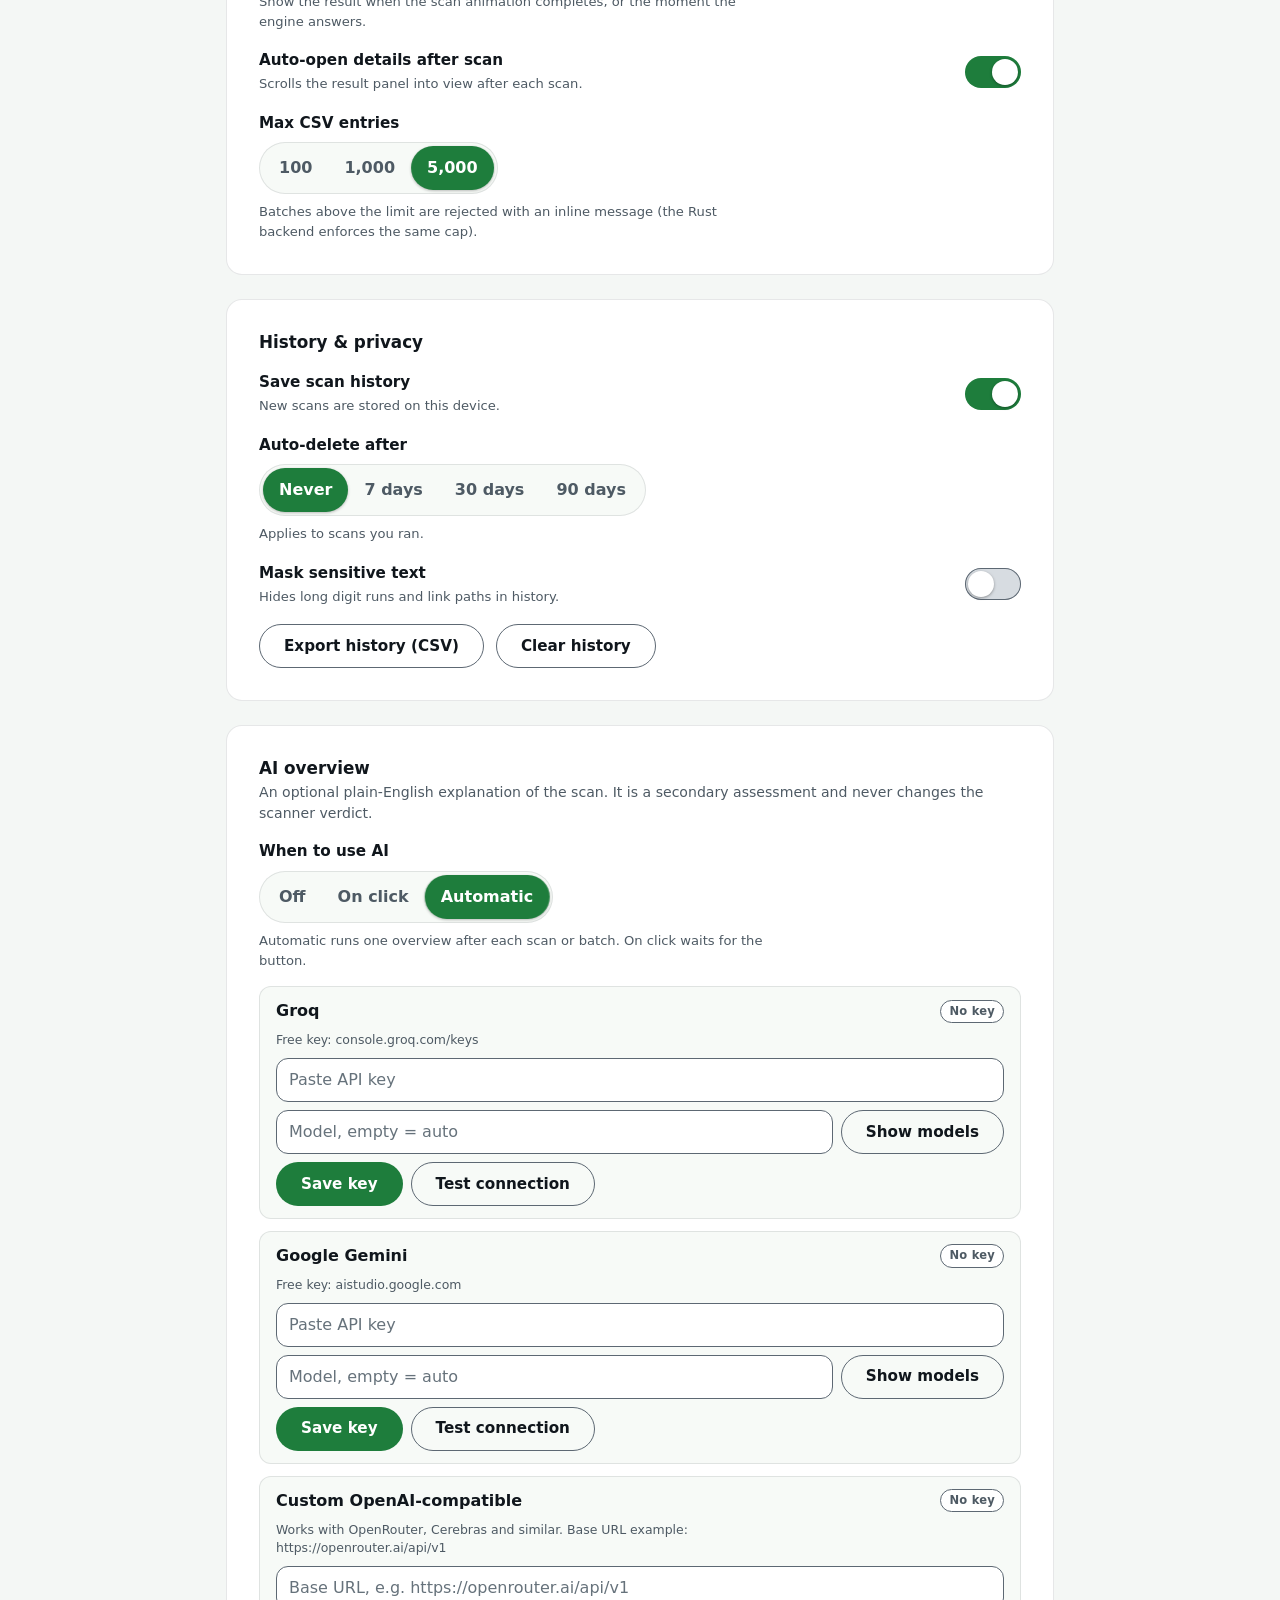
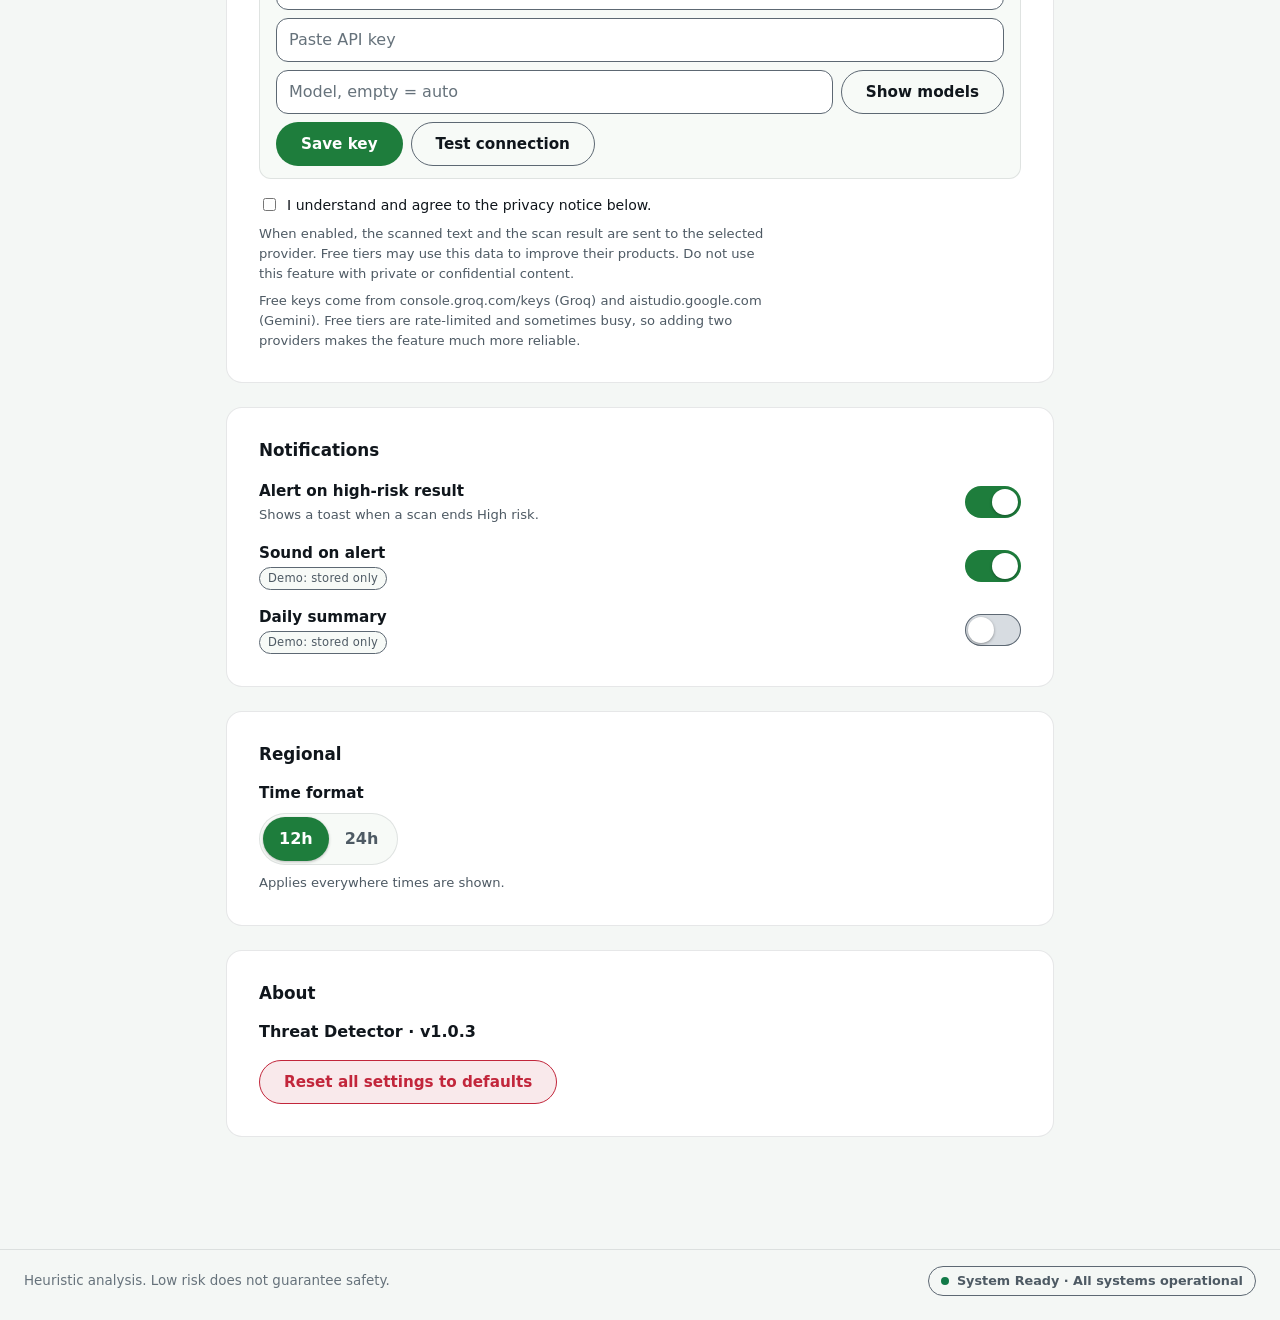
<file: src/settings.html>
<!DOCTYPE html>
<html lang="en" data-page="settings">
<head>
  <meta charset="utf-8">
<script src="js/core/theme-init.js"></script>
  <meta name="viewport" content="width=device-width, initial-scale=1">
  <meta name="description" content="Threat Detector dashboard - heuristic threat analysis.">
  <title>Threat Detector — Settings</title>
  <link rel="icon" href="data:image/svg+xml,%3Csvg xmlns='http://www.w3.org/2000/svg' viewBox='0 0 24 24'%3E%3Cpath d='M12 2.5 20 5.3v5.2c0 4.8-3.2 8.7-8 10-4.8-1.3-8-5.2-8-10V5.3Z' fill='%238DEB6B'/%3E%3Crect x='9.4' y='10.6' width='5.2' height='4.4' rx='1' fill='none' stroke='%23101418' stroke-width='1.6'/%3E%3Cpath d='M10.6 10.6V9.6a1.4 1.4 0 0 1 2.8 0v1' fill='none' stroke='%23101418' stroke-width='1.6'/%3E%3C/svg%3E">
<link rel="stylesheet" href="css/base/motion-tokens.css">
<link rel="stylesheet" href="css/components/motion-governor.css">
<link rel="stylesheet" href="css/core.css">
<link rel="stylesheet" href="css/pages/settings.css">
<script src="js/settings.js"></script>
<link rel="stylesheet" href="css/nav.css">
<link rel="stylesheet" href="css/risk-glow.css">
<link rel="stylesheet" href="css/analysis-card.css">
<link rel="stylesheet" href="css/components/verdict-card.css">
<link rel="stylesheet" href="css/components/shade-picker.css">
<script src="js/features/theme-fx.js"></script>
<script src="js/theme.js"></script>
<link rel="stylesheet" href="css/theme-transition.css">
</head>
<body>
<a class="skip-link" href="#main-content">Skip to main content</a>

<main id="main-content" tabindex="-1">
  <div class="set-wrap">

    <header class="set-intro">
      <h1>Settings</h1>
      <p>Changes apply instantly and are saved on this device. There is no Save button.</p>
    </header>

    <!-- ===== Card: Appearance ===== -->
    <section class="card set-card" aria-labelledby="hd-appearance">
      <div class="set-card-head">
        <h2 class="card-title" id="hd-appearance">Appearance</h2>
      </div>

      <div class="set-field">
        <span class="set-label" id="lb-theme">Theme</span>
        <div class="seg" id="set-theme" data-seg role="radiogroup" aria-labelledby="lb-theme">
          <span class="seg__thumb" aria-hidden="true"></span>
          <button type="button" class="seg__opt" role="radio" data-value="light" aria-checked="false" tabindex="-1">Light</button>
          <button type="button" class="seg__opt" role="radio" data-value="dark" aria-checked="false" tabindex="-1" aria-expanded="false" aria-controls="darkbg-reveal">Dark</button>
          <button type="button" class="seg__opt" role="radio" data-value="system" aria-checked="true" tabindex="0">System</button>
        </div>
        <p class="set-help" id="hint-theme">System follows your device setting.</p>
      </div>

      <!-- Expands in when the theme resolves DARK (shared .reveal component, core.css;
           inert + aria-hidden are kept in sync by page JS while collapsed) -->
      <div class="f-darkbg-reveal reveal" id="darkbg-reveal">
        <div class="set-field f-darkbg reveal-inner">
          <span class="set-label" id="lb-darkbg">Dark background</span>
          <div class="seg" id="set-darkbg" data-seg role="radiogroup" aria-labelledby="lb-darkbg">
            <span class="seg__thumb" aria-hidden="true"></span>
            <button type="button" class="seg__opt" role="radio" data-value="oled" aria-checked="true" tabindex="0" style="--i: 0">OLED black</button>
            <button type="button" class="seg__opt" role="radio" data-value="grey" aria-checked="false" tabindex="-1" style="--i: 1">Dark grey</button>
          </div>
          <p class="set-help">Pure black saves power on OLED screens.</p>
        </div>
      </div>

      <div class="set-field">
        <span class="set-label" id="lb-accent">Accent</span>
        <div class="swatches" id="set-accent" role="radiogroup" aria-labelledby="lb-accent">
          <button type="button" class="sw sw-at" role="radio" aria-checked="false" data-value="green" data-ac="green" aria-label="Green accent" tabindex="-1"></button>
          <button type="button" class="sw sw-at" role="radio" aria-checked="false" data-value="blue" data-ac="blue" aria-label="Blue accent" tabindex="-1"></button>
          <button type="button" class="sw sw-at" role="radio" aria-checked="false" data-value="white" data-ac="white" aria-label="White accent" tabindex="-1"></button>
          <button type="button" class="sw sw-at" role="radio" aria-checked="false" data-value="violet" data-ac="violet" aria-label="Violet accent" tabindex="-1"></button>
          <button type="button" class="sw sw-at" role="radio" aria-checked="false" data-value="amber" data-ac="amber" aria-label="Amber accent" tabindex="-1"></button>
        </div>
        <p class="set-help">Colors buttons and highlights across pages.</p>
      </div>

      <div class="set-field">
        <span class="set-label" id="lb-textsize">Text size</span>
        <div class="seg" id="set-textsize" data-seg role="radiogroup" aria-labelledby="lb-textsize">
          <span class="seg__thumb" aria-hidden="true"></span>
          <button type="button" class="seg__opt" role="radio" data-value="small" aria-label="Small text" aria-checked="false" tabindex="-1">S</button>
          <button type="button" class="seg__opt" role="radio" data-value="medium" aria-label="Medium text" aria-checked="true" tabindex="0">M</button>
          <button type="button" class="seg__opt" role="radio" data-value="large" aria-label="Large text" aria-checked="false" tabindex="-1">L</button>
        </div>
        <p class="set-help">Scales base text on all pages.</p>
      </div>

      <div class="set-field">
        <span class="set-label" id="lb-density">Density</span>
        <div class="seg" id="set-density" data-seg role="radiogroup" aria-labelledby="lb-density">
          <span class="seg__thumb" aria-hidden="true"></span>
          <button type="button" class="seg__opt" role="radio" data-value="comfortable" aria-checked="true" tabindex="0">Comfortable</button>
          <button type="button" class="seg__opt" role="radio" data-value="compact" aria-checked="false" tabindex="-1">Compact</button>
        </div>
        <p class="set-help">Compact tightens spacing across pages.</p>
      </div>

      <!-- Task 3 controls: backed by window.TDSettings (td.* keys), not by DAC.settings. -->
      <div class="set-field">
        <span class="set-label" id="lb-speed">Progress speed</span>
        <div class="seg" id="set-speed" data-seg role="radiogroup" aria-labelledby="lb-speed">
          <span class="seg__thumb" aria-hidden="true"></span>
          <button type="button" class="seg__opt" role="radio" data-value="fast" aria-checked="false" tabindex="-1">Fast</button>
          <button type="button" class="seg__opt" role="radio" data-value="normal" aria-checked="true" tabindex="0">Normal</button>
          <button type="button" class="seg__opt" role="radio" data-value="slow" aria-checked="false" tabindex="-1">Slow</button>
        </div>
        <p class="set-help">How long scans and progress animations take on the Dashboard.</p>
      </div>

      <div class="set-field">
        <span class="set-label" id="lb-navstyle">Navbar selected style</span>
        <div class="seg" id="set-navstyle" data-seg role="radiogroup" aria-labelledby="lb-navstyle">
          <span class="seg__thumb" aria-hidden="true"></span>
          <button type="button" class="seg__opt" role="radio" data-value="ring" aria-checked="true" tabindex="0">Ring</button>
          <button type="button" class="seg__opt" role="radio" data-value="contrast" aria-checked="false" tabindex="-1">Contrast</button>
        </div>
        <!-- decorative live preview: a miniature of the real navbar keyed on
             html[data-nav-style] via CSS, never interactive. The five buttons are
             the real navbar links in real order (Dashboard, Settings, Hardware,
             History, Info — Settings shown as the current page); pages/settings.js
             injects the icons from DAC.glyphs, so they cannot drift from the navbar. -->
        <div class="nav-preview" id="nav-preview" aria-hidden="true">
          <span class="nav-preview__btn"></span>
          <span class="nav-preview__btn" data-current></span>
          <span class="nav-preview__btn"></span>
          <span class="nav-preview__btn"></span>
          <span class="nav-preview__btn"></span>
        </div>
        <p class="set-help">Marks the current page's button in the navbar.</p>
      </div>

      <div class="set-field set-row">
        <div class="row-main">
          <label class="set-label" id="lb-set-reduce" for="set-reduce">Reduce animations</label>
          <p class="set-help">Also follows your device's reduced-motion setting.</p>
        </div>
        <button type="button" class="switch" id="set-reduce" role="switch" aria-labelledby="lb-set-reduce" aria-checked="false" data-key="reduceAnimations"><span class="switch-knob" aria-hidden="true"></span></button>
      </div>

      <div class="set-field set-row">
        <div class="row-main">
          <label class="set-label" id="lb-set-hero" for="set-hero">Show hero banner</label>
          <p class="set-help">Hero artwork at the top of the Dashboard page.</p>
        </div>
        <button type="button" class="switch" id="set-hero" role="switch" aria-labelledby="lb-set-hero" aria-checked="false" data-key="showHero"><span class="switch-knob" aria-hidden="true"></span></button>
      </div>

      <div class="set-field set-row">
        <div class="row-main">
          <label class="set-label" id="lb-set-hardware" for="set-hardware">Show hardware monitor link</label>
          <p class="set-help">Toggles the Hardware entry in the top navigation bar.</p>
        </div>
        <button type="button" class="switch" id="set-hardware" role="switch" aria-labelledby="lb-set-hardware" aria-checked="true" data-key="showHardware"><span class="switch-knob" aria-hidden="true"></span></button>
      </div>
    </section>

    <!-- ===== Card: Verdict colors (Phase 3 — docs/VERDICT_COLORS.md) =====
         Swatch buttons are built by pages/settings.js (aria-label carries the
         effective hex, so it lives in JS). Clicking one opens the shared modal
         shell with the real verdict card + shade picker; nothing is saved
         until Apply. "Reset all" restores every override via verdictShade. -->
    <section class="card set-card" aria-labelledby="hd-verdict">
      <div class="set-card-head">
        <h2 class="card-title" id="hd-verdict">Verdict colors</h2>
        <p class="set-card-sub">Gradient tint of each verdict card, per theme. Ring, label and border colors are not affected.</p>
      </div>

      <div class="set-field">
        <span class="set-label" id="lb-vs-light">Light mode</span>
        <div class="vs-swatches" id="vs-row-light" role="group" aria-labelledby="lb-vs-light"></div>
        <p class="set-help">Shade used by verdict cards while the light theme is active.</p>
      </div>

      <div class="set-field">
        <span class="set-label" id="lb-vs-dark">Dark mode</span>
        <div class="vs-swatches" id="vs-row-dark" role="group" aria-labelledby="lb-vs-dark"></div>
        <p class="set-help">Shade used by verdict cards while a dark theme is active.</p>
      </div>

      <div class="set-actions">
        <button type="button" class="btn btn-ghost" id="vs-reset-all">Reset all</button>
      </div>
    </section>

    <!-- ===== Card: Detection ===== -->
    <section class="card set-card" aria-labelledby="hd-detection">
      <div class="set-card-head">
        <h2 class="card-title" id="hd-detection">Detection</h2>
        <p class="set-card-sub">Applies to the heuristic analysis on the Dashboard.</p>
      </div>

      <div class="set-field">
        <span class="set-label" id="lb-sensitivity">Sensitivity</span>
        <div class="seg" id="set-sensitivity" data-seg role="radiogroup" aria-labelledby="lb-sensitivity">
          <span class="seg__thumb" aria-hidden="true"></span>
          <button type="button" class="seg__opt" role="radio" data-value="relaxed" aria-checked="false" tabindex="-1">Relaxed</button>
          <button type="button" class="seg__opt" role="radio" data-value="balanced" aria-checked="true" tabindex="0">Balanced</button>
          <button type="button" class="seg__opt" role="radio" data-value="strict" aria-checked="false" tabindex="-1">Strict</button>
        </div>
        <p class="set-help">Relaxed +10 · Balanced 0 · Strict −10 on risk thresholds.</p>
      </div>

      <div class="set-field set-row">
        <div class="row-main"><label class="set-label" id="lb-det-http" for="det-http">Insecure HTTP links</label></div>
        <button type="button" class="switch" id="det-http" role="switch" aria-labelledby="lb-det-http" aria-checked="false" data-key="detectors" data-prop="httpInsecure"><span class="switch-knob" aria-hidden="true"></span></button>
      </div>
      <div class="set-field set-row">
        <div class="row-main"><label class="set-label" id="lb-det-urgent" for="det-urgent">Urgent or pressuring language</label></div>
        <button type="button" class="switch" id="det-urgent" role="switch" aria-labelledby="lb-det-urgent" aria-checked="false" data-key="detectors" data-prop="urgentLanguage"><span class="switch-knob" aria-hidden="true"></span></button>
      </div>
      <div class="set-field set-row">
        <div class="row-main"><label class="set-label" id="lb-det-cred" for="det-cred">Credential, bank or card requests</label></div>
        <button type="button" class="switch" id="det-cred" role="switch" aria-labelledby="lb-det-cred" aria-checked="false" data-key="detectors" data-prop="credentialRequests"><span class="switch-knob" aria-hidden="true"></span></button>
      </div>
      <div class="set-field set-row">
        <div class="row-main"><label class="set-label" id="lb-det-ip" for="det-ip">IP-address hostnames</label></div>
        <button type="button" class="switch" id="det-ip" role="switch" aria-labelledby="lb-det-ip" aria-checked="false" data-key="detectors" data-prop="ipHostname"><span class="switch-knob" aria-hidden="true"></span></button>
      </div>
      <div class="set-field set-row">
        <div class="row-main"><label class="set-label" id="lb-det-short" for="det-short">URL shorteners</label></div>
        <button type="button" class="switch" id="det-short" role="switch" aria-labelledby="lb-det-short" aria-checked="false" data-key="detectors" data-prop="shorteners"><span class="switch-knob" aria-hidden="true"></span></button>
      </div>
      <div class="set-field set-row">
        <div class="row-main"><label class="set-label" id="lb-det-look" for="det-look">Lookalike domains</label></div>
        <button type="button" class="switch" id="det-look" role="switch" aria-labelledby="lb-det-look" aria-checked="false" data-key="detectors" data-prop="lookalikes"><span class="switch-knob" aria-hidden="true"></span></button>
      </div>

      <p class="set-help">Allowlisted domains are always Low risk. Blocked domains are always High risk.</p>

      <div class="set-field" id="list-trusted">
        <label class="set-label" for="trusted-input">Trusted domains</label>
        <form class="l-add" id="form-trusted" novalidate>
          <input class="input" type="text" id="trusted-input" name="domain" placeholder="example.com" spellcheck="false" autocomplete="off" aria-describedby="err-trusted">
          <button class="btn btn-secondary" type="submit" id="add-trusted">Add</button>
        </form>
        <p class="field-error" id="err-trusted" role="alert" hidden></p>
        <ul class="chip-list" id="trusted-chips" aria-label="Trusted domains list"></ul>
      </div>

      <div class="set-field" id="list-blocked">
        <label class="set-label" for="blocked-input">Blocked domains</label>
        <form class="l-add" id="form-blocked" novalidate>
          <input class="input" type="text" id="blocked-input" name="domain" placeholder="example.com" spellcheck="false" autocomplete="off" aria-describedby="err-blocked">
          <button class="btn btn-secondary" type="submit" id="add-blocked">Add</button>
        </form>
        <p class="field-error" id="err-blocked" role="alert" hidden></p>
        <ul class="chip-list" id="blocked-chips" aria-label="Blocked domains list"></ul>
      </div>
    </section>

    <!-- ===== Card: Scanning ===== -->
    <section class="card set-card" aria-labelledby="hd-scanning">
      <div class="set-card-head">
        <h2 class="card-title" id="hd-scanning">Scanning</h2>
      </div>

      <div class="set-field">
        <span class="set-label" id="lb-defaultmode">Default input mode</span>
        <div class="seg" id="set-defaultmode" data-seg role="radiogroup" aria-labelledby="lb-defaultmode">
          <span class="seg__thumb" aria-hidden="true"></span>
          <button type="button" class="seg__opt" role="radio" data-value="single" aria-checked="true" tabindex="0">Single</button>
          <button type="button" class="seg__opt" role="radio" data-value="csv" aria-checked="false" tabindex="-1">CSV</button>
        </div>
        <p class="set-help">Pre-selected when the Dashboard opens.</p>
      </div>

      <div class="set-field">
        <span class="set-label" id="lb-scanspeed">Simulated scan speed</span>
        <div class="seg" id="set-scanspeed" data-seg role="radiogroup" aria-labelledby="lb-scanspeed">
          <span class="seg__thumb" aria-hidden="true"></span>
          <button type="button" class="seg__opt" role="radio" data-value="fast" aria-checked="false" tabindex="-1">Fast</button>
          <button type="button" class="seg__opt" role="radio" data-value="normal" aria-checked="true" tabindex="0">Normal</button>
          <button type="button" class="seg__opt" role="radio" data-value="slow" aria-checked="false" tabindex="-1">Slow</button>
        </div>
        <p class="set-help">Fast ≈ 1 s · Normal ≈ 2 s · Slow ≈ 3.5 s</p>
      </div>

      <div class="set-field">
        <span class="set-label" id="lb-resulttiming">Result timing</span>
        <div class="seg" id="set-resulttiming" data-seg role="radiogroup" aria-labelledby="lb-resulttiming">
          <span class="seg__thumb" aria-hidden="true"></span>
          <button type="button" class="seg__opt" role="radio" data-value="fixed" aria-checked="true" tabindex="0">After animation</button>
          <button type="button" class="seg__opt" role="radio" data-value="instant" aria-checked="false" tabindex="-1">Instant</button>
        </div>
        <p class="set-help">Show the result when the scan animation completes, or the moment the engine answers.</p>
      </div>

      <div class="set-field set-row">
        <div class="row-main">
          <label class="set-label" id="lb-set-autoopen" for="set-autoopen">Auto-open details after scan</label>
          <p class="set-help">Scrolls the result panel into view after each scan.</p>
        </div>
        <button type="button" class="switch" id="set-autoopen" role="switch" aria-labelledby="lb-set-autoopen" aria-checked="false" data-key="autoOpenDetails"><span class="switch-knob" aria-hidden="true"></span></button>
      </div>

      <div class="set-field">
        <span class="set-label" id="lb-maxcsv">Max CSV entries</span>
        <div class="seg" id="set-maxcsv" data-seg role="radiogroup" aria-labelledby="lb-maxcsv">
          <span class="seg__thumb" aria-hidden="true"></span>
          <button type="button" class="seg__opt" role="radio" data-value="100" aria-checked="false" tabindex="-1">100</button>
          <button type="button" class="seg__opt" role="radio" data-value="1000" aria-checked="false" tabindex="-1">1,000</button>
          <button type="button" class="seg__opt" role="radio" data-value="5000" aria-checked="true" tabindex="0">5,000</button>
        </div>
        <p class="set-help">Batches above the limit are rejected with an inline message (the Rust backend enforces the same cap).</p>
      </div>
    </section>

    <!-- ===== Card: History & privacy ===== -->
    <section class="card set-card" aria-labelledby="hd-history">
      <div class="set-card-head">
        <h2 class="card-title" id="hd-history">History &amp; privacy</h2>
      </div>

      <div class="set-field set-row">
        <div class="row-main">
          <label class="set-label" id="lb-set-savehistory" for="set-savehistory">Save scan history</label>
          <p class="set-help">New scans are stored on this device.</p>
        </div>
        <button type="button" class="switch" id="set-savehistory" role="switch" aria-labelledby="lb-set-savehistory" aria-checked="false" data-key="saveHistory"><span class="switch-knob" aria-hidden="true"></span></button>
      </div>

      <div class="set-field">
        <span class="set-label" id="lb-autodelete">Auto-delete after</span>
        <div class="seg" id="set-autodelete" data-seg role="radiogroup" aria-labelledby="lb-autodelete">
          <span class="seg__thumb" aria-hidden="true"></span>
          <button type="button" class="seg__opt" role="radio" data-value="never" aria-checked="true" tabindex="0">Never</button>
          <button type="button" class="seg__opt" role="radio" data-value="7" aria-checked="false" tabindex="-1">7 days</button>
          <button type="button" class="seg__opt" role="radio" data-value="30" aria-checked="false" tabindex="-1">30 days</button>
          <button type="button" class="seg__opt" role="radio" data-value="90" aria-checked="false" tabindex="-1">90 days</button>
        </div>
        <p class="set-help">Applies to scans you ran.</p>
      </div>

      <div class="set-field set-row">
        <div class="row-main">
          <label class="set-label" id="lb-set-mask" for="set-mask">Mask sensitive text</label>
          <p class="set-help">Hides long digit runs and link paths in history.</p>
        </div>
        <button type="button" class="switch" id="set-mask" role="switch" aria-labelledby="lb-set-mask" aria-checked="false" data-key="maskSensitive"><span class="switch-knob" aria-hidden="true"></span></button>
      </div>

      <div class="set-actions">
        <button type="button" class="btn btn-secondary" id="btn-export-history">Export history (CSV)</button>
        <button type="button" class="btn btn-secondary" id="btn-clear-history2">Clear history</button>
      </div>
    </section>

    <!-- ===== Card: AI overview ===== -->
    <section class="card set-card" aria-labelledby="hd-ai">
      <div class="set-card-head">
        <h2 class="card-title" id="hd-ai">AI overview</h2>
        <p class="set-card-sub">An optional plain-English explanation of the scan. It is a secondary assessment and never changes the scanner verdict.</p>
      </div>

      <div class="set-field">
        <span class="set-label" id="lb-aimode">When to use AI</span>
        <div class="seg" id="set-aimode" data-seg role="radiogroup" aria-labelledby="lb-aimode">
          <span class="seg__thumb" aria-hidden="true"></span>
          <button type="button" class="seg__opt" role="radio" data-value="off" aria-checked="false" tabindex="-1">Off</button>
          <button type="button" class="seg__opt" role="radio" data-value="click" aria-checked="false" tabindex="-1">On click</button>
          <button type="button" class="seg__opt" role="radio" data-value="auto" aria-checked="true" tabindex="0">Automatic</button>
        </div>
        <p class="set-help">Automatic runs one overview after each scan or batch. On click waits for the button.</p>
      </div>

      <div class="ai-providers">
        <div class="ai-provider" data-provider="groq">
          <div class="ai-provider-head">
            <span class="ai-provider-name">Groq</span>
            <span class="ai-state" id="ai-state-groq" data-state="no_key">No key</span>
          </div>
          <p class="set-help ai-keyhint" id="ai-hint-groq">Free key: console.groq.com/keys</p>
          <form class="ai-form" id="ai-form-groq" data-provider="groq" novalidate>
            <input class="input" type="password" id="ai-key-groq" placeholder="Paste API key" autocomplete="off" spellcheck="false" aria-label="Groq API key">
            <div class="ai-model-row">
              <input class="input" type="text" id="ai-model-groq" placeholder="Model, empty = auto" autocomplete="off" spellcheck="false" aria-label="Groq model override">
              <button class="btn btn-secondary ai-models-btn" type="button" data-ai-models="groq">Show models</button>
            </div>
            <select class="input ai-model-select" id="ai-models-groq" aria-label="Available Groq models" hidden></select>
            <p class="ai-test-msg" id="ai-models-msg-groq" role="status" aria-live="polite" hidden></p>
            <div class="ai-actions">
              <button class="btn btn-primary" type="submit">Save key</button>
              <button class="btn btn-secondary" type="button" data-ai-test="groq">Test connection</button>
              <button class="btn btn-ghost ai-remove" type="button" data-ai-remove="groq" hidden>Remove key</button>
            </div>
            <p class="ai-test-msg" id="ai-test-groq" role="status" aria-live="polite" hidden></p>
          </form>
        </div>

        <div class="ai-provider" data-provider="gemini">
          <div class="ai-provider-head">
            <span class="ai-provider-name">Google Gemini</span>
            <span class="ai-state" id="ai-state-gemini" data-state="no_key">No key</span>
          </div>
          <p class="set-help ai-keyhint" id="ai-hint-gemini">Free key: aistudio.google.com</p>
          <form class="ai-form" id="ai-form-gemini" data-provider="gemini" novalidate>
            <input class="input" type="password" id="ai-key-gemini" placeholder="Paste API key" autocomplete="off" spellcheck="false" aria-label="Google Gemini API key">
            <div class="ai-model-row">
              <input class="input" type="text" id="ai-model-gemini" placeholder="Model, empty = auto" autocomplete="off" spellcheck="false" aria-label="Gemini model override">
              <button class="btn btn-secondary ai-models-btn" type="button" data-ai-models="gemini">Show models</button>
            </div>
            <select class="input ai-model-select" id="ai-models-gemini" aria-label="Available Gemini models" hidden></select>
            <p class="ai-test-msg" id="ai-models-msg-gemini" role="status" aria-live="polite" hidden></p>
            <div class="ai-actions">
              <button class="btn btn-primary" type="submit">Save key</button>
              <button class="btn btn-secondary" type="button" data-ai-test="gemini">Test connection</button>
              <button class="btn btn-ghost ai-remove" type="button" data-ai-remove="gemini" hidden>Remove key</button>
            </div>
            <p class="ai-test-msg" id="ai-test-gemini" role="status" aria-live="polite" hidden></p>
          </form>
        </div>

        <div class="ai-provider" data-provider="custom">
          <div class="ai-provider-head">
            <span class="ai-provider-name">Custom OpenAI-compatible</span>
            <span class="ai-state" id="ai-state-custom" data-state="no_key">No key</span>
          </div>
          <p class="set-help ai-keyhint" id="ai-hint-custom">Works with OpenRouter, Cerebras and similar. Base URL example: https://openrouter.ai/api/v1</p>
          <form class="ai-form" id="ai-form-custom" data-provider="custom" novalidate>
            <input class="input" type="url" id="ai-base-custom" placeholder="Base URL, e.g. https://openrouter.ai/api/v1" autocomplete="off" spellcheck="false" aria-label="Custom provider base URL">
            <input class="input" type="password" id="ai-key-custom" placeholder="Paste API key" autocomplete="off" spellcheck="false" aria-label="Custom provider API key">
            <div class="ai-model-row">
              <input class="input" type="text" id="ai-model-custom" placeholder="Model, empty = auto" autocomplete="off" spellcheck="false" aria-label="Custom provider model override">
              <button class="btn btn-secondary ai-models-btn" type="button" data-ai-models="custom">Show models</button>
            </div>
            <select class="input ai-model-select" id="ai-models-custom" aria-label="Available custom provider models" hidden></select>
            <p class="ai-test-msg" id="ai-models-msg-custom" role="status" aria-live="polite" hidden></p>
            <div class="ai-actions">
              <button class="btn btn-primary" type="submit">Save key</button>
              <button class="btn btn-secondary" type="button" data-ai-test="custom">Test connection</button>
              <button class="btn btn-ghost ai-remove" type="button" data-ai-remove="custom" hidden>Remove key</button>
            </div>
            <p class="ai-test-msg" id="ai-test-custom" role="status" aria-live="polite" hidden></p>
          </form>
        </div>
      </div>

      <div class="set-field">
        <label class="ai-consent" for="ai-consent-input">
          <input type="checkbox" id="ai-consent-input">
          <span>I understand and agree to the privacy notice below.</span>
        </label>
        <p class="set-help ai-consent-hint" id="ai-consent-hint" hidden>Consent is required before the AI overview can run.</p>
        <p class="set-help" id="ai-privacy">When enabled, the scanned text and the scan result are sent to the selected provider. Free tiers may use this data to improve their products. Do not use this feature with private or confidential content.</p>
        <p class="set-help">Free keys come from console.groq.com/keys (Groq) and aistudio.google.com (Gemini). Free tiers are rate-limited and sometimes busy, so adding two providers makes the feature much more reliable.</p>
      </div>
    </section>

    <!-- ===== Card: Notifications ===== -->
    <section class="card set-card" aria-labelledby="hd-notifications">
      <div class="set-card-head">
        <h2 class="card-title" id="hd-notifications">Notifications</h2>
      </div>

      <div class="set-field set-row">
        <div class="row-main">
          <label class="set-label" id="lb-set-notify" for="set-notify">Alert on high-risk result</label>
          <p class="set-help">Shows a toast when a scan ends High risk.</p>
        </div>
        <button type="button" class="switch" id="set-notify" role="switch" aria-labelledby="lb-set-notify" aria-checked="false" data-key="notifyHighRisk"><span class="switch-knob" aria-hidden="true"></span></button>
      </div>

      <div class="set-field set-row">
        <div class="row-main">
          <label class="set-label" id="lb-set-sound" for="set-sound">Sound on alert</label>
          <span class="badge-muted">Demo: stored only</span>
        </div>
        <button type="button" class="switch" id="set-sound" role="switch" aria-labelledby="lb-set-sound" aria-checked="false" data-key="soundAlert"><span class="switch-knob" aria-hidden="true"></span></button>
      </div>

      <div class="set-field set-row">
        <div class="row-main">
          <label class="set-label" id="lb-set-daily" for="set-daily">Daily summary</label>
          <span class="badge-muted">Demo: stored only</span>
        </div>
        <button type="button" class="switch" id="set-daily" role="switch" aria-labelledby="lb-set-daily" aria-checked="false" data-key="dailySummary"><span class="switch-knob" aria-hidden="true"></span></button>
      </div>
    </section>

    <!-- ===== Card: Regional ===== -->
    <section class="card set-card" aria-labelledby="hd-regional">
      <div class="set-card-head">
        <h2 class="card-title" id="hd-regional">Regional</h2>
      </div>
      <div class="set-field">
        <span class="set-label" id="lb-timeformat">Time format</span>
        <div class="seg" id="set-timeformat" data-seg role="radiogroup" aria-labelledby="lb-timeformat">
          <span class="seg__thumb" aria-hidden="true"></span>
          <button type="button" class="seg__opt" role="radio" data-value="12h" aria-label="12-hour" aria-checked="true" tabindex="0">12h</button>
          <button type="button" class="seg__opt" role="radio" data-value="24h" aria-label="24-hour" aria-checked="false" tabindex="-1">24h</button>
        </div>
        <p class="set-help">Applies everywhere times are shown.</p>
      </div>
    </section>

    <!-- ===== Card: About ===== -->
    <section class="card set-card" aria-labelledby="hd-about">
      <div class="set-card-head">
        <h2 class="card-title" id="hd-about">About</h2>
      </div>
      <p class="about-line">Threat Detector · v1.0.3</p>
      <div class="set-actions">
        <button type="button" class="btn btn-danger" id="btn-reset-all">Reset all settings to defaults</button>
      </div>
    </section>

  </div>
</main>
<script src="js/core/core.js"></script>
<script src="js/core/td-config.js"></script>
<script src="js/core/events.js"></script>
<script src="js/services/bridge.js"></script>
<script src="js/services/analysisService.js"></script>
<script src="js/services/aiService.js"></script>
<script src="js/components/verdictCard.js"></script>
<script src="js/components/shadePicker.js"></script>
<script src="js/features/motion-governor.js"></script>
<script src="js/pages/settings.js"></script>
</body>
</html>
</file>
<file: src/css/base/motion-tokens.css>
/* ===== Motion tokens (single source of truth for animation durations) ===== */
/* Created for the animation performance pass. Values are IDENTICAL to the
   pre-existing magic numbers scattered across core.css/index.css/settings.css
   so that no visual timing changes. Agents may reference these tokens. */
:root {
  --dur-slide: .3s;
  --ease-slide: cubic-bezier(.32, .72, 0, 1);
  --dur-reveal-in: .4s;
  --dur-reveal-out: .25s;
  --dur-swatch: .18s;
  --dur-fast: .15s;
  --dur-in: .24s;
  --dur-out: .18s;
  --ease-out: cubic-bezier(.2, .7, .2, 1);
}
</file>
<file: src/css/components/motion-governor.css>
/* ===== Motion governor CSS (animation perf pass) ===== */
[data-motion-paused] {
  animation-play-state: paused !important;
}
html.td-switching ::view-transition-new(root) {
  will-change: clip-path;
}
</file>
<file: src/css/core.css>
/* ===== DAC SHARED CORE (CSS) 1/2 — tokens+components — identical on all pages ===== */
/* OWNER: Agent A (Core). CONTRACT §4 tokens · §5 shared classes · §14 shell.
   Sections: 1 reset · 2 tokens · 3 base type · 4 shell · 5 components
             6 result panel · 7 modal · 8 density · 9 responsive · 10 reduced motion.
   No raw hex outside token blocks; animations use transform/opacity only. */

/* ================= 1. GLOBAL RESET ================= */
*,
*::before,
*::after { box-sizing: border-box; }

html,
body,
h1, h2, h3, h4,
p, ul, ol, figure { margin: 0; padding: 0; }

html {
  font-size: 16px; /* base: 16px, refines via data-text below */
  scroll-behavior: smooth;
  -webkit-text-size-adjust: 100%;
}

img,
svg { display: block; max-width: 100%; }

/* [D] Icon system: functional icons are sized explicitly (hero/decorative art exempt) */
.icon { flex: none; width: 16px; height: 16px; }
.icon-lg { width: 20px; height: 20px; }
.icon-xl { width: 24px; height: 24px; }

button,
input,
select,
textarea { font: inherit; color: inherit; }

ul, ol { list-style: none; }

/* [hidden] wins everywhere so JS can rely on it for state toggling */
[hidden] { display: none !important; }

/* Focus is never removed; every rule here ADDS visibility, never hides outlines */
:focus-visible {
  outline: 2px solid var(--focus-ring);
  outline-offset: 2px;
}

::selection { background: var(--accent-soft); }

/* ================= 2. DESIGN TOKENS (CONTRACT §4) ================= */
/* Theme-independent primitives */
:root {
  --font: system-ui, -apple-system, "Segoe UI", Roboto, "Helvetica Neue", Arial, sans-serif;
  --radius-sm: 8px;
  --radius: 12px;
  --radius-lg: 16px;
  --radius-pill: 999px;
  --space-1: 4px;
  --space-2: 8px;
  --space-3: 12px;
  --space-4: 16px;
  --space-5: 24px;
  --space-6: 32px;
  --space-7: 48px;
  --space-8: 64px;
  --dur-fast: 150ms;
  --dur-in: 220ms;
  --dur-out: 160ms;
  --dur-draw: 1000ms;
  --dur-glow: 3s;
  --ease-out: cubic-bezier(.22, .61, .36, 1);
  --ease-spring: cubic-bezier(.34, 1.56, .64, 1);
  /* D1 result ring — consumed by .result-panel / .result-ring-float */
  --ring-side: right;
  --ring-side-width: var(--space-4);
  /* [C] real sticky-header height (navbar min-height 64px + 1px border) */
  --navbar-h: 65px;
}

/* ----- Text size: scales the rem base (15 / 16 / 17.5px) ----- */
:root { --text-base: 16px; }
html[data-text="small"]  { font-size: 15px;   --text-base: 15px; }
html[data-text="large"]  { font-size: 17.5px; --text-base: 17.5px; }

/* ----- DARK / OLED ----- */
/* [data-theme-scope] mirrors the theme tokens onto the verdict-color preview
   container (Settings picker modal) so it can show the theme being edited
   while the app itself runs in the other theme. The scope always shows the
   OLED dark surfaces (the grey variant only shifts --bg-* on :root). */
:root[data-theme="dark"],
[data-theme-scope="dark"] {
  color-scheme: dark;
  --bg: #000000;
  /* Cover-tier color (snap fix 2.3c): duplicates --bg on purpose so the
     theme-cover element can read the TARGET theme's page background from
     a token instead of the live computed style. Keep in sync with --bg. */
  --td-cover-bg: #000000;
  --bg-nav: #161616;
  --bg-card: #0E120D;
  --bg-card-2: #141A11;
  --bg-input: #121715;
  --border: rgba(255, 255, 255, .08);
  /* AA revision of pinned grey: solid tone ≥3:1 against card + bg for UI boundaries */
  --border-strong: #6A7269;
  --text: #F2F5F7;
  --text-muted: #A6B1BB;
  --text-faint: #7A8791; /* AA revision: ≥4.5:1 on card/card-2/nav */
  --focus-ring: #7BD5FF;
  /* Label color inside accent fills (segmented selected options, primary
     buttons, current page, update pill). Dev "Accent text" flips it here. */
  --accent-ink: var(--accent-contrast);
  /* Navbar icon-button states (icon vs circle verified >=4.5:1 in every state) */
  --navlink-bg: #FFFFFF;
  --navlink-bg-hover: #F1F4F7;
  --navlink-bg-active: #E4E9EC;
  --navlink-icon: #0B0E11;
  --navlink-icon-hover: #0B0E11;
  --navlink-icon-active: #0B0E11;
  --navlink-icon-current: #0B0E11;
  --navlink-icon-open: #0B0E11;
  --navlink-ring: transparent;
  --navlink-ring-hover: var(--accent-contrast); /* crisp on light circles in every accent */
  --navlink-ring-active: var(--accent-contrast);
  --navlink-ring-current: var(--accent);
  --navlink-ring-open: var(--accent);
  /* Switch states: OFF track + 1px edge (>=3:1 vs card) + knob (>=3:1 vs ON track) */
  --switch-off: #55606B;
  --switch-off-hover: #646E77;
  --switch-edge: #8A93A0;
  --switch-knob: #FFFFFF;
  --high-contrast: #2A070C; /* AA text on --high fills (≥4.5:1) */
  --shadow: 0 10px 30px rgba(0, 0, 0, .55);
  --backdrop: rgba(0, 0, 0, .62);
}

/* ----- DARK / GREY ----- */
:root[data-theme="dark"][data-bg="grey"] {
  --bg: #121212;
  /* Cover-tier color: duplicates --bg (see note in the dark/oled block). */
  --td-cover-bg: #121212;
  --bg-nav: #1A1A1A;
  --bg-card: #181D18;
  --bg-card-2: #1F241E;
  --bg-input: #1A1F1B;
}

/* ----- RISK (always paired with text + icon, never color alone) ----- */
:root[data-theme="dark"],
[data-theme-scope="dark"] {
  --low: #3DDC84;
  --medium: #FFB020;
  --high: #FF5A5F;
  --na: #8A93A0;
  --low-soft: rgba(61, 220, 132, .14);
  --medium-soft: rgba(255, 176, 32, .14);
  --high-soft: rgba(255, 90, 95, .16);
  --na-soft: rgba(138, 147, 160, .18);
}

:root[data-theme="light"],
[data-theme-scope="light"] {
  --low: #127A48;
  /* [A1] richer amber (was a muddy brown); AA ≥4.5:1 on card/white surfaces */
  --medium: #B45309;
  --high: #C2263B;
  --na: #55606A;
  --low-soft: rgba(18, 122, 72, .12);
  --medium-soft: rgba(138, 90, 0, .12);
  --high-soft: rgba(194, 38, 59, .10);
  --na-soft: rgba(85, 96, 106, .14);
}

/* ----- LIGHT ----- */
:root[data-theme="light"],
[data-theme-scope="light"] {
  color-scheme: light;
  --bg: #F4F7F5;
  /* Cover-tier color: duplicates --bg (see note in the dark/oled block). */
  --td-cover-bg: #F4F7F5;
  --bg-nav: #FFFFFF;
  --bg-card: #FFFFFF;
  --bg-card-2: #F7FAF7;
  --bg-input: #FFFFFF;
  --border: rgba(16, 24, 32, .10);
  /* AA revision of pinned tone: ≥3:1 boundary on white/off-white */
  --border-strong: #5D6873;
  --text: #10161C;
  --text-muted: #4E5A64;
  --text-faint: #66727B; /* AA revision: ≥4.5:1 on white + bg */
  --focus-ring: #1B5EA8;
  /* Label color inside accent fills (segmented selected options, primary
     buttons, current page, update pill). Dev "Accent text" flips it here. */
  --accent-ink: var(--accent-contrast);
  /* Navbar icon-button states (icon vs circle verified >=4.5:1 in every state) */
  --navlink-bg: #10161C;
  --navlink-bg-hover: #1E2831;
  --navlink-bg-active: #2A3540;
  --navlink-icon: #FFFFFF;
  --navlink-icon-hover: #FFFFFF;
  --navlink-icon-active: #FFFFFF;
  --navlink-icon-current: #FFFFFF;
  --navlink-icon-open: #FFFFFF;
  --navlink-ring: transparent;
  --navlink-ring-hover: #FFFFFF; /* crisp on dark circles in every light accent */
  --navlink-ring-active: #FFFFFF;
  --navlink-ring-current: var(--accent);
  --navlink-ring-open: var(--accent);
  /* Switch states: OFF track + 1px edge (>=3:1 vs card) + knob (>=3:1 vs ON track) */
  --switch-off: #D7DCE1;
  --switch-off-hover: #CBD2D8;
  --switch-edge: #5D6873;
  --switch-knob: #FFFFFF;
  --high-contrast: #FFFFFF; /* white passes on --high (#C2263B) in light theme */
  --shadow: 0 8px 22px rgba(16, 24, 32, .10);
  --backdrop: rgba(10, 16, 20, .48);
}

/* ----- ACCENTS · dark ----- */
:root[data-theme="dark"][data-accent="green"] {
  --accent: #8DEB6B; --accent-contrast: #07230D; --accent-strong: #96ED77;
  --accent-soft: rgba(141, 235, 107, .12); --glow: rgba(141, 235, 107, .35);
}
:root[data-theme="dark"][data-accent="blue"] {
  --accent: #4D94FF; --accent-contrast: #031431; --accent-strong: #5B9DFF;
  --accent-soft: rgba(77, 148, 255, .12); --glow: rgba(77, 148, 255, .35);
}
:root[data-theme="dark"][data-accent="white"] {
  --accent: #F2F5F7; --accent-contrast: #0B0E11; --accent-strong: #FFFFFF;
  --accent-soft: rgba(242, 245, 247, .12); --glow: rgba(242, 245, 247, .35);
}
:root[data-theme="dark"][data-accent="violet"] {
  --accent: #B78CFF; --accent-contrast: #180430; --accent-strong: #C1A0FF;
  --accent-soft: rgba(183, 140, 255, .12); --glow: rgba(183, 140, 255, .35);
}
:root[data-theme="dark"][data-accent="amber"] {
  --accent: #FFC24D; --accent-contrast: #2B1600; --accent-strong: #FFCE70;
  --accent-soft: rgba(255, 194, 77, .12); --glow: rgba(255, 194, 77, .35);
}

/* ----- ACCENTS · light (darker accents so AA passes on white) ----- */
:root[data-theme="light"][data-accent="green"] {
  --accent: #1E7D3C; --accent-contrast: #FFFFFF; --accent-strong: #2D8448;
  --accent-soft: rgba(30, 125, 60, .12); --glow: rgba(30, 125, 60, .22);
}
:root[data-theme="light"][data-accent="blue"] {
  --accent: #1B5EA8; --accent-contrast: #FFFFFF; --accent-strong: #2370C4;
  --accent-soft: rgba(27, 94, 168, .12); --glow: rgba(27, 94, 168, .22);
}
:root[data-theme="light"][data-accent="white"] {
  --accent: #232A31; --accent-contrast: #FFFFFF; --accent-strong: #384249;
  --accent-soft: rgba(35, 42, 49, .12); --glow: rgba(35, 42, 49, .22);
}
:root[data-theme="light"][data-accent="violet"] {
  --accent: #5E35B1; --accent-contrast: #FFFFFF; --accent-strong: #6B45B7;
  --accent-soft: rgba(94, 53, 177, .12); --glow: rgba(94, 53, 177, .22);
}
:root[data-theme="light"][data-accent="amber"] {
  --accent: #7A4C00; --accent-contrast: #FFFFFF; --accent-strong: #8F5A00;
  --accent-soft: rgba(122, 76, 0, .12); --glow: rgba(122, 76, 0, .22);
}

/* ----- DEV · accent text ink (Developer > Accent text) ----- */
/* Flips the label color inside accent fills for one theme at a time. The
   near-monochrome "white" accent is skipped: forcing its opposite ink would
   blend the label into the fill. --accent-contrast itself is untouched, so
   the navlink rings that depend on it keep their contrast. */
:root[data-theme="dark"][data-accent-ink-dark="true"]:not([data-accent="white"]) { --accent-ink: #FFFFFF; }
:root[data-theme="light"][data-accent-ink-light="true"]:not([data-accent="white"]) { --accent-ink: #0B0E11; }

/* Switch knob per accent - knob vs ON track >=3:1 by computed contrast.
   Dark-theme light accents (green #8DEB6B 1.6, white 1.2, violet 2.6, amber 1.6
   vs a white knob) flip to near-black; deep blue (#4D94FF = 3.000) keeps white. */
:root[data-theme="dark"][data-accent="green"],
:root[data-theme="dark"][data-accent="white"],
:root[data-theme="dark"][data-accent="violet"],
:root[data-theme="dark"][data-accent="amber"] { --switch-knob: #0B0E11; }
:root[data-theme="dark"][data-accent="blue"] { --switch-knob: #FFFFFF; }
:root[data-theme="light"][data-accent="green"],
:root[data-theme="light"][data-accent="blue"],
:root[data-theme="light"][data-accent="white"],
:root[data-theme="light"][data-accent="violet"],
:root[data-theme="light"][data-accent="amber"] { --switch-knob: #FFFFFF; }

/* ================= 3. BASE TYPE ================= */
body {
  min-height: 100vh;
  background: var(--bg);
  color: var(--text);
  font-family: var(--font);
  font-size: 1rem;
  line-height: 1.5;
}

h1 { font-size: 1.65rem; line-height: 1.25; font-weight: 700; }
h2 { font-size: 1.25rem; line-height: 1.3; font-weight: 700; }
h3 { font-size: 1.05rem; line-height: 1.35; font-weight: 600; }

small { font-size: .85rem; }
strong, b { font-weight: 600; }

a { color: var(--accent); }
a:hover { color: var(--accent-strong); }

/* ================= 4. GLOBAL SHELL (CONTRACT §14) ================= */

/* --- Skip link: pages place it before <main> --- */
.skip-link {
  position: absolute;
  top: 0;
  transform: translateY(-60px);
  left: var(--space-2);
  z-index: 100;
  min-height: 44px;
  display: inline-flex;
  align-items: center;
  padding: 0 var(--space-4);
  background: var(--accent);
  color: var(--accent-ink);
  font-weight: 600;
  text-decoration: none;
  border-radius: 0 0 var(--radius) var(--radius);
  transition: transform var(--dur-in) var(--ease-out);
}
.skip-link:focus { transform: translateY(0); }
html[data-motion="reduced"] .skip-link { transition: none; }

/* --- Screen-reader-only helpers --- */
.sr-only,
.visually-hidden {
  position: absolute;
  width: 1px;
  height: 1px;
  margin: -1px;
  padding: 0;
  border: 0;
  overflow: hidden;
  clip: rect(0 0 0 0);
  clip-path: inset(50%);
  white-space: nowrap;
}

/* --- Sticky header + navbar --- */
.app-header {
  position: sticky;
  top: 0;
  z-index: 50;
  background: var(--bg-nav);
  border-bottom: 1px solid var(--border);
}

.navbar {
  display: flex;
  align-items: center;
  justify-content: space-between;
  gap: var(--space-3);
  min-height: 64px;
  padding: var(--space-2) var(--space-4);
}

.brand {
  display: inline-flex;
  align-items: center;
  gap: var(--space-2);
  color: var(--text);
  text-decoration: none;
  font-weight: 700;
  letter-spacing: .01em;
  padding: var(--space-1) var(--space-1);
  border-radius: var(--radius-sm);
}
.brand-logo { width: 24px; height: 24px; color: var(--accent); flex: none; }
.brand:hover,
.brand:focus-visible { color: var(--accent-strong); }

.nav-actions {
  display: flex;
  align-items: center;
  gap: var(--space-2);
}

/* --- Circular 44px nav buttons (§5 + SPEC §5).
     State tokens: --navlink-bg / -icon / -ring for default, hover, active,
     current-page and legend-open. The button itself is never given opacity
     or a filter; hover keeps the icon/circle pair untouched and signals via
     an accent glow + crisp ring + scale, wrapped in @media(hover:hover). --- */
.navlink {
  position: relative;
  width: 44px;
  height: 44px;
  flex: none;
  display: inline-flex;
  align-items: center;
  justify-content: center;
  border: 0;
  border-radius: 50%;
  background: var(--navlink-bg);
  color: var(--navlink-icon);
  box-shadow: 0 0 0 1px var(--navlink-ring);
  cursor: pointer;
  text-decoration: none;
  transition: background-color var(--dur-fast) var(--ease-out),
              color var(--dur-fast),
              box-shadow var(--dur-fast) var(--ease-out),
              transform var(--dur-fast) var(--ease-out);
}
.navlink svg { width: 22px; height: 22px; }
.navlink:active {
  background: var(--navlink-bg-active);
  color: var(--navlink-icon-active);
  transform: scale(.97);
  box-shadow: 0 0 0 1px var(--navlink-ring-active), 0 0 6px var(--glow);
}

/* Current page and legend-open: persistent accent ring + soft accent glow
   (aria-current / aria-expanded carry the meaning; the class mirrors current).
   The 2px offset gap keeps the ring readable even when ring and circle tones
   would otherwise merge (e.g. the White accent). */
.navlink[aria-current="page"],
.navlink.is-current {
  color: var(--navlink-icon-current);
  outline: 2px solid var(--navlink-ring-current);
  outline-offset: 2px;
  box-shadow: 0 0 12px var(--glow);
}

/* Legend open (the "i" button; aria-expanded toggles it) */
.navlink[aria-expanded="true"] {
  color: var(--navlink-icon-open);
  outline: 2px solid var(--navlink-ring-open);
  outline-offset: 2px;
  box-shadow: 0 0 12px var(--glow);
}

/* Keyboard focus always stays distinct from hover and from the resting
   current/open rings (cyan/blue --focus-ring vs accent rings). */
.navlink[aria-current="page"]:focus-visible,
.navlink.is-current:focus-visible,
.navlink[aria-expanded="true"]:focus-visible {
  outline-color: var(--focus-ring);
}

/* Hover is pointer-only so touch devices never get stuck hover states */
@media (hover: hover) {
  .navlink:hover {
    background: var(--navlink-bg-hover);
    color: var(--navlink-icon-hover);
    transform: scale(1.06);
    box-shadow: 0 0 0 1px var(--navlink-ring-hover), 0 0 10px var(--glow);
  }
}

/* --- CSS tooltips via data-tip: shown on hover AND focus-visible.
       Never removes focus outline; positioned under the button. --- */
.navlink[data-tip]::after {
  content: attr(data-tip);
  position: absolute;
  top: calc(100% + 6px);
  left: 50%;
  z-index: 90;
  transform: translateX(-50%) translateY(-4px);
  padding: 4px var(--space-2);
  border: 1px solid var(--border-strong);
  border-radius: var(--radius-sm);
  background: var(--bg-card-2);
  color: var(--text);
  font-size: .8rem;
  font-weight: 600;
  white-space: nowrap;
  box-shadow: var(--shadow);
  opacity: 0;
  visibility: hidden;
  pointer-events: none;
  transition: opacity var(--dur-fast) var(--ease-out),
              transform var(--dur-fast) var(--ease-out),
              visibility 0s linear var(--dur-fast);
}
.navlink[data-tip]:hover::after,
.navlink[data-tip]:focus-visible::after {
  opacity: 1;
  visibility: visible;
  transform: translateX(-50%) translateY(0);
  transition-delay: 0s;
}
/* Keep the last button's tooltip inside the viewport */
.nav-actions > :last-child[data-tip]::after {
  left: auto;
  right: 0;
  transform: translateY(-4px);
}
.nav-actions > :last-child[data-tip]:hover::after,
.nav-actions > :last-child[data-tip]:focus-visible::after { transform: translateY(0); }

/* --- Risk Levels legend: D4 drop-up panel, anchored top-right under the nav --- */
.legend {
  position: absolute;
  top: calc(100% + var(--space-2));
  right: var(--space-3); /* aligned right, under the "i" button */
  z-index: 60;
  width: min(320px, calc(100vw - 24px));
  padding: var(--space-4);
  border: 1px solid var(--border-strong);
  border-radius: var(--radius-lg);
  background: var(--bg-card);
  box-shadow: var(--shadow);
  opacity: 0;
  transform: translateY(12px);
  pointer-events: none;
  /* D4 LEGEND DROP-UP — base rule closes FASTER (160ms); .is-open opens at 220ms */
  transition: opacity var(--dur-out) var(--ease-out),
              transform var(--dur-out) var(--ease-out);
}
.legend.is-open {
  opacity: 1;
  transform: translateY(0);
  pointer-events: auto;
  /* slower, springy entrance */
  transition-duration: var(--dur-in);
}

.legend-title { font-size: 1rem; margin-bottom: var(--space-2); }

.legend-list { display: grid; gap: var(--space-1); }

.legend-item {
  display: flex;
  align-items: flex-start;
  gap: var(--space-2);
  font-size: .92rem;
  padding: 2px 0;
}

.legend-dot {
  flex: none;
  width: 10px;
  height: 10px;
  margin-top: 5px;
  border-radius: 50%;
}
.dot-low    { background: var(--low); }
.dot-medium { background: var(--medium); }
.dot-high   { background: var(--high); }
.dot-na     { background: var(--na); }

.legend-term  { font-weight: 600; min-width: 108px; }
.legend-desc  { color: var(--text-muted); }

.legend-note {
  margin-top: var(--space-3);
  padding-top: var(--space-2);
  border-top: 1px solid var(--border);
  color: var(--text-faint);
  font-size: .82rem;
}

/* --- Toast region + toasts: bottom-right stack, ≤3 visible, dedupe-friendly [E] --- */
.toast-region {
  position: fixed;
  right: max(var(--space-4), env(safe-area-inset-right, 0px));
  bottom: max(var(--space-5), env(safe-area-inset-bottom, 0px));
  z-index: 80;
  display: flex;
  flex-direction: column;
  align-items: flex-end;
  gap: var(--space-2);
  width: min(360px, calc(100vw - var(--space-6)));
  overflow: visible;
  pointer-events: none;
}
.toast {
  position: relative;
  display: grid;
  grid-template-columns: 20px minmax(0, 1fr) auto;
  gap: var(--space-2);
  align-items: start;
  width: 100%;
  min-width: 0;
  padding: 12px 14px;
  border: 1px solid var(--border-strong);
  border-radius: 12px;
  background: var(--bg-card);
  box-shadow: 0 10px 28px rgba(0, 0, 0, .30);
  font-size: .92rem;
  overflow: hidden; /* keeps the countdown bar inside the radius */
  pointer-events: auto;
  animation: toast-in 180ms var(--ease-out);
}
html[data-theme="light"] .toast { box-shadow: 0 10px 28px rgba(16, 24, 32, .14); }
.toast.is-out {
  opacity: 0;
  transform: translateY(6px);
  transition: opacity 140ms linear, transform 140ms linear;
}
@keyframes toast-in {
  from { opacity: 0; transform: translateY(8px); }
  to   { opacity: 1; transform: translateY(0); }
}

/* status icon: icon-only color signal (toast also carries role + copy, never color alone) */
.toast-ico {
  display: inline-flex;
  align-items: center;
  justify-content: center;
  width: 20px;
  height: 20px;
  margin-top: 1px;
}
.toast-ico svg { display: block; width: 20px; height: 20px; }
.toast--success .toast-ico { color: var(--low); }
.toast--warn    .toast-ico { color: var(--medium); }
.toast--error   .toast-ico { color: var(--high); }
.toast--info    .toast-ico { color: var(--accent); }

.toast-body { display: block; min-width: 0; }
.toast-title { display: block; font-size: 14px; line-height: 1.35; font-weight: 600; color: var(--text); overflow-wrap: break-word; }
.toast-desc { display: block; margin: 2px 0 0; font-size: 13px; line-height: 1.4; color: var(--text-muted); }

.toast-action {
  margin-top: 8px;
  min-height: 32px;
  padding: 4px 10px;
  font: inherit;
  font-size: .88rem;
  font-weight: 600;
  color: var(--text);
  background: var(--bg-card-2);
  border: 1px solid var(--border-strong);
  border-radius: var(--radius-sm);
  cursor: pointer;
}
.toast-action:hover { background: var(--accent-soft); }

.toast-close {
  position: relative;
  flex: none;
  width: 24px;
  height: 24px;
  margin: -6px -4px -6px 0;
  display: inline-flex;
  align-items: center;
  justify-content: center;
  border: 0;
  border-radius: var(--radius-pill);
  background: var(--na-soft);
  box-shadow: inset 0 0 0 1px color-mix(in srgb, var(--text-muted) 30%, transparent);
  color: var(--text-muted);
  cursor: pointer;
  transition: color var(--dur-fast), background var(--dur-fast), box-shadow var(--dur-fast);
}
.toast-close::before { content: ""; position: absolute; inset: -10px; } /* ≥44px hit target */
.toast-close:hover {
  color: var(--text);
  background: color-mix(in srgb, var(--text-muted) 24%, transparent);
  box-shadow: inset 0 0 0 1px var(--border-strong);
}
.toast-close svg { width: 16px; height: 16px; pointer-events: none; }

/* countdown bar: 2px, status-colored, low emphasis; error toasts run none */
.toast-bar {
  position: absolute;
  left: 0;
  right: 0;
  bottom: 0;
  height: 2px;
  border-radius: 2px;
  background: currentColor;
  opacity: .4;
  transform-origin: left center;
  animation: toast-drain var(--toast-dur, 4s) linear forwards;
  pointer-events: none;
}
.toast--success .toast-bar { color: var(--low); }
.toast--warn    .toast-bar { color: var(--medium); }
.toast--error   .toast-bar { color: var(--high); }
.toast--info    .toast-bar { color: var(--accent); }
.toast.is-paused .toast-bar { animation-play-state: paused; }
@keyframes toast-drain {
  from { transform: scaleX(1); }
  to   { transform: scaleX(0); }
}

/* --- Card toast variants: circle badge ------------------------------------
   variant "settings": badge + countdown ring; the ring reads the same
   --toast-dur that drives the dismissal timer (JS computes the circumference),
   pauses with the toast and stays hidden when there is no timer.
   variant "alert": same card without a ring, a larger badge and an optional
   full-width action footer (used by the persistent high-risk notification).
   Colors come from the per-type semantic soft tokens, so light/dark/system
   need no extra rules. Other callers keep the base look untouched. */
.toast--settings,
.toast--alert {
  grid-template-columns: 38px minmax(0, 1fr) auto;
  gap: var(--space-3);
  align-items: center;
  min-width: 260px;
  padding: 10px 14px 10px 10px;
  border-radius: 14px;
  animation: toast-card-in 420ms var(--ease-out);
}
.toast--alert { grid-template-columns: 44px minmax(0, 1fr) auto; }
.toast--settings .toast-ico,
.toast--alert .toast-ico {
  position: relative;
  width: 38px;
  height: 38px;
  margin-top: 0;
  border-radius: 50%;
  background: var(--accent-soft);
}
.toast--alert .toast-ico { width: 44px; height: 44px; }
.toast--settings.toast--success .toast-ico,
.toast--alert.toast--success .toast-ico { background: var(--low-soft); }
.toast--settings.toast--warn .toast-ico,
.toast--alert.toast--warn .toast-ico { background: var(--medium-soft); }
.toast--settings.toast--error .toast-ico,
.toast--alert.toast--error .toast-ico { background: var(--high-soft); }
/* info stays neutral: grey icon and ring, never the accent color */
.toast--settings.toast--info .toast-ico {
  color: var(--text-muted);
  background: var(--na-soft);
}
.toast--settings .toast-ico svg:not(.toast-ring),
.toast--alert .toast-ico svg:not(.toast-ring) { width: 16px; height: 16px; }
.toast--alert .toast-ico svg:not(.toast-ring) { width: 24px; height: 24px; }
.toast--settings .toast-ring {
  position: absolute;
  inset: 0;
  width: 38px;
  height: 38px;
  transform: rotate(-90deg); /* start the drain at 12 o'clock */
}
.toast--settings .toast-ring circle { fill: none; stroke-width: 2.5; }
.toast--settings .toast-ring__track { stroke: var(--border-strong); opacity: .35; }
.toast--settings .toast-ring__pg {
  stroke: currentColor;
  stroke-dashoffset: 0;
  animation: toast-ring-drain var(--toast-dur, 4s) linear forwards;
}
.toast--settings .toast-title,
.toast--alert .toast-title { font-size: 13px; line-height: 1.35; }
.toast--settings .toast-desc,
.toast--alert .toast-desc { margin-top: 1px; font-size: 11px; line-height: 1.35; }
.toast--settings .toast-bar,
.toast--alert .toast-bar { display: none; }
.toast--settings.is-out,
.toast--alert.is-out {
  transform: translateY(8px);
  transition: opacity 260ms ease, transform 260ms ease;
}
/* alert footer: full-bleed divider and a full-width action button */
.toast--alert .toast-actions {
  grid-column: 1 / -1;
  align-self: stretch;
  margin: 8px -14px 0 -10px;
  padding: 8px 10px 0;
  border-top: 1px solid var(--border);
}
.toast--alert .toast-action {
  width: 100%;
  min-height: 36px;
  margin-top: 0;
  border-color: transparent;
  border-radius: var(--radius-pill);
  background: var(--accent);
  color: var(--accent-ink);
}
.toast--alert .toast-action:hover { background: var(--accent-strong); color: var(--accent-ink); }
/* alert card pins the X to the title line; other toasts keep it centered */
.toast--alert .toast-close {
  align-self: start;
  margin-top: 2px;
}
.toast.is-paused .toast-ring__pg { animation-play-state: paused; }
@keyframes toast-card-in {
  from { opacity: 0; transform: scale(.92) translateY(8px); }
  to   { opacity: 1; transform: none; }
}
@keyframes toast-ring-drain {
  to { stroke-dashoffset: var(--ring-c, 109.96); }
}

/* under reduced motion: no enter/exit animation and no countdown */
@media (prefers-reduced-motion: reduce) {
  .toast { animation: none; }
  .toast.is-out { transition: none; }
  .toast-bar { display: none; }
  .toast--settings,
  .toast--alert { animation: none; }
  .toast--settings.is-out,
  .toast--alert.is-out { transition: none; }
  .toast--settings .toast-ring__pg { animation: none; opacity: 0; }
}

/* --- Footer --- */
.app-footer {
  display: flex;
  flex-wrap: wrap;
  align-items: center;
  justify-content: space-between;
  gap: var(--space-2) var(--space-4);
  margin-top: var(--space-7);
  padding: var(--space-4) var(--space-5) var(--space-5);
  border-top: 1px solid var(--border);
}

.footer-note {
  color: var(--text-faint);
  font-size: .84rem;
  max-width: 62ch;
}

.status-chip {
  display: inline-flex;
  align-items: center;
  gap: var(--space-2);
  padding: var(--space-1) var(--space-3);
  border: 1px solid var(--border-strong);
  border-radius: var(--radius-pill);
  color: var(--text-muted);
  font-size: .8rem;
  font-weight: 600;
  white-space: nowrap;
}

.chip-dot {
  width: 8px;
  height: 8px;
  border-radius: 50%;
  background: var(--low);
  animation: chip-pulse var(--dur-glow) ease-in-out infinite;
}
@keyframes chip-pulse {
  0%, 100% { opacity: 1; }
  50%      { opacity: .45; }
}

/* ================= 5. COMPONENT CLASSES (CONTRACT §5) ================= */

/* --- Cards --- */
.card {
  background: var(--bg-card);
  border: 1px solid var(--border);
  border-radius: var(--radius-lg);
  padding: var(--space-5);
}
.card-head {
  display: flex;
  align-items: center;
  gap: var(--space-2);
  margin-bottom: var(--space-4);
}
.card-title { font-size: 1.05rem; font-weight: 700; }
.card-sub { color: var(--text-muted); font-size: .9rem; margin-top: 2px; }

/* --- Buttons (all ≥44px targets, pill radius) --- */
.btn {
  min-height: 44px;
  display: inline-flex;
  align-items: center;
  justify-content: center;
  gap: var(--space-2);
  padding: var(--space-2) var(--space-5);
  border: 1px solid transparent;
  border-radius: var(--radius-pill);
  font-weight: 600;
  font-size: .95rem;
  cursor: pointer;
  text-decoration: none;
  transition: background var(--dur-fast) var(--ease-out),
              border-color var(--dur-fast) var(--ease-out),
              color var(--dur-fast),
              transform var(--dur-fast) var(--ease-out);
}
.btn svg { width: 18px; height: 18px; }
.btn:active { transform: translateY(1px) scale(.99); }
.btn:disabled {
  opacity: .55;
  cursor: not-allowed;
  transform: none;
}

.btn-primary { background: var(--accent); color: var(--accent-ink); }
.btn-primary:hover:not(:disabled) { background: var(--accent-strong); }

.btn-secondary {
  background: transparent;
  color: var(--text);
  border-color: var(--border-strong);
}
.btn-secondary:hover:not(:disabled) { background: var(--bg-card-2); border-color: var(--accent); }

.btn-ghost {
  background: transparent;
  color: var(--text-muted);
}
.btn-ghost:hover:not(:disabled) { color: var(--text); background: var(--accent-soft); }

/* destructive confirm button — soft red; hover fill uses AA-safe text token */
.btn-danger {
  background: var(--high-soft);
  color: var(--high);
  border-color: var(--high);
}
.btn-danger:hover:not(:disabled) { background: var(--high); color: var(--high-contrast); }

.icon-btn {
  width: 44px;
  height: 44px;
  display: inline-flex;
  align-items: center;
  justify-content: center;
  border: 0;
  border-radius: 50%;
  background: transparent;
  color: var(--text-muted);
  cursor: pointer;
  transition: background var(--dur-fast), color var(--dur-fast), transform var(--dur-fast);
}
.icon-btn:hover { background: var(--accent-soft); color: var(--text); }
.icon-btn svg { width: 20px; height: 20px; }

/* --- Fields --- */
.field { display: flex; flex-direction: column; gap: var(--space-1); min-width: 0; }
.field-label { font-size: .9rem; font-weight: 600; }
.help { color: var(--text-muted); font-size: .84rem; }
.field-error {
  color: var(--high);
  font-size: .84rem;
  font-weight: 600;
  display: flex;
  align-items: center;
  gap: var(--space-1);
}
.field-error svg { width: 14px; height: 14px; flex: none; }

.input,
.select {
  min-height: 44px;
  width: 100%;
  padding: var(--space-2) var(--space-3);
  background: var(--bg-input);
  color: var(--text);
  border: 1px solid var(--border-strong);
  border-radius: var(--radius);
  transition: border-color var(--dur-fast), background var(--dur-fast);
}
.input:hover, .select:hover { border-color: var(--text-muted); }
.input:focus-visible, .select:focus-visible {
  outline: 2px solid var(--focus-ring);
  outline-offset: 1px;
  border-color: var(--accent);
}
.input::placeholder { color: var(--text-faint); }

.textarea-autogrow {
  min-height: 96px;
  resize: none;
  overflow: hidden;
  line-height: 1.5;
}

/* Custom chevron is opt-in: wrap a select in .select-wrap (native arrow stays
   available on bare .select, so controls never lose their affordance). */
.select-wrap { position: relative; display: inline-flex; width: 100%; }
.select-wrap::after {
  content: "";
  position: absolute;
  right: var(--space-3);
  top: 50%;
  margin-top: -2px;
  border: 5px solid transparent;
  border-top-color: currentColor;
  color: var(--text-muted);
  pointer-events: none;
}

/* --- Callouts [A]: one component, no side stripes (a thick border-left on a
   radius paints a crescent). data-type = info|success|warning|danger; icons are
   injected by the shared core (see callouts JS). Colors: info=--accent,
   success=--low, warning=--medium, danger=--high. --- */
.callout {
  --c: var(--accent);
  display: grid;
  grid-template-columns: 28px minmax(0, 1fr);
  column-gap: 12px;
  align-items: start;
  padding: 12px 14px;
  border-radius: 12px;
  color: var(--text);
  background: var(--bg-card-2);
  background: color-mix(in srgb, var(--c) 8%, var(--bg-card));
  border: 1px solid var(--border);
  border: 1px solid color-mix(in srgb, var(--c) 30%, transparent);
}
.callout[data-type="success"] { --c: var(--low); }
.callout[data-type="warning"] { --c: var(--medium); }
.callout[data-type="danger"]  { --c: var(--high); }
.callout__icon {
  display: grid;
  place-items: center;
  width: 28px;
  height: 28px;
  border-radius: 50%;
  color: var(--c);
  background: color-mix(in srgb, var(--c) 16%, transparent);
}
.callout__icon svg { width: 16px; height: 16px; flex: none; }
.callout__text { margin: 0; padding-top: 4px; font-size: 14px; line-height: 1.5; }
.callout__text strong { font-weight: 600; }

/* --- Segmented control [B/C]: pill hugs its buttons (inline-flex + fit-content;
   rows must not stretch it), one thumb slides between options. Colors are the
   project's: track --bg-card-2, edge --border (inset shadow), thumb --accent,
   text --text-muted / hover --text / checked --accent-contrast. --- */
.seg {
  --seg-pad: 4px;
  position: relative;
  isolation: isolate;
  display: inline-flex;
  align-items: center;
  width: fit-content;
  max-width: 100%;
  flex: none;
  padding: var(--seg-pad);
  border-radius: var(--radius-pill);
  background: var(--bg-card-2);
  box-shadow: inset 0 0 0 1px var(--border);
}
.seg__thumb {
  position: absolute;
  z-index: 0;
  top: var(--seg-pad);
  bottom: var(--seg-pad);
  left: 0;
  width: var(--seg-w, 0px);
  transform: translateX(var(--seg-x, 0px));
  border-radius: var(--radius-pill);
  background: var(--accent);
  box-shadow: 0 1px 3px rgba(0, 0, 0, .25);
  transition: transform var(--dur-slide) var(--ease-slide), width var(--dur-slide) var(--ease-slide);
  will-change: transform;
}
.seg:not(.is-ready) .seg__thumb { transition: none; }
.seg__opt {
  position: relative;
  z-index: 1;
  min-height: 44px;
  padding: 0 16px;
  border: 0;
  border-radius: var(--radius-pill);
  background: transparent;
  color: var(--text-muted);
  font: inherit;
  font-weight: 600;
  white-space: nowrap;
  cursor: pointer;
  transition: color .24s ease;
}
.seg__opt[aria-checked="true"] { color: var(--accent-ink); }
.seg__opt:focus-visible { outline: 2px solid var(--focus-ring); outline-offset: -2px; }
@media (hover: hover) {
  .seg__opt[aria-checked="false"]:hover { color: var(--text); }
}
@media (prefers-reduced-motion: reduce) {
  .seg__thumb, .seg__opt { transition: none; }
}
/* In-app "Reduce animations" hook (same kill-list as the OS setting) */
html[data-motion="reduced"] .seg__thumb, html[data-motion="reduced"] .seg__opt { transition: none; }
/* Very narrow phones: trim pill paddings/type instead of scrolling */
@media (max-width: 420px) {
  .seg__opt { padding: 0 12px; font-size: 14px; }
}

/* --- Reveal (shared grid-rows height reveal) --- */
/* [T1] One component for "show/hide a panel with height" — extracted from the
   settings dark-background field so the dashboard scan panels use the same
   technique and timing. data-open="true" drives the state: collapse runs at
   --dur-reveal-out (.25s), expand at --dur-reveal-in (.4s), both var(--ease-out).
   The child (.reveal-inner) must carry min-height:0 + overflow:hidden so the
   0fr track actually clips; page CSS puts the panel surface (background/border/
   padding/margins) on the inner element, so a collapsed block contributes zero
   height. The global reduced-motion kill-switches (section 11) flatten both
   transitions to instant. Animate grid-template-rows/opacity only — the
   codebase's sanctioned height-reveal exception. */
.reveal {
  display: grid;
  grid-template-rows: 0fr;
  opacity: 0;
  transition:
    grid-template-rows var(--dur-reveal-out, .25s) var(--ease-out),
    opacity var(--dur-reveal-out, .25s) var(--ease-out);
}
.reveal > .reveal-inner {
  min-height: 0;
  overflow: hidden;
}
.reveal[data-open="true"] {
  grid-template-rows: 1fr;
  opacity: 1;
  transition:
    grid-template-rows var(--dur-reveal-in, .4s) var(--ease-out),
    opacity var(--dur-reveal-in, .4s) var(--ease-out);
}

/* --- Chips --- */
.chip {
  min-height: 44px;
  display: inline-flex;
  align-items: center;
  gap: var(--space-2);
  padding: var(--space-1) var(--space-4);
  border: 1px solid var(--border-strong);
  border-radius: var(--radius-pill);
  background: transparent;
  color: var(--text-muted);
  font-weight: 600;
  font-size: .95rem;
  cursor: pointer;
  transition: background var(--dur-fast), color var(--dur-fast), border-color var(--dur-fast);
}
.chip:hover { color: var(--text); background: var(--bg-card-2); }
.chip.is-active {
  background: var(--accent-soft);
  border-color: var(--accent);
  color: var(--text);
}

/* --- Switch (role="switch" button; ONE shared definition).
     Geometry: 56x32 pill, 26px knob, 3px inset on all sides,
     travel = --w - --k - 2*--inset = 24px. The >=44px hit target is the row.
     Tokens: --switch-off / --switch-edge / --switch-knob per theme,
     knob per accent (knob vs ON track >=3:1). Off state keeps the same
     geometry; only track color + knob position change. --- */
.switch {
  --w: 56px;
  --h: 32px;
  --k: 26px;
  --inset: 3px;
  position: relative;
  width: var(--w);
  height: var(--h);
  flex: none;
  box-sizing: border-box;
  padding: 0;
  border: 0;
  border-radius: 999px;
  background: var(--switch-off);
  box-shadow: inset 0 0 0 1px var(--switch-edge);
  cursor: pointer;
  vertical-align: middle;
  transition: background-color var(--dur-fast) var(--ease-out),
              box-shadow var(--dur-fast) var(--ease-out);
}
.switch-knob {
  position: absolute;
  top: var(--inset);
  left: var(--inset);
  width: var(--k);
  height: var(--k);
  border-radius: 50%;
  background: var(--switch-knob);
  box-shadow: 0 1px 3px rgba(0, 0, 0, .35);
  transition: transform 200ms cubic-bezier(.4, 0, .2, 1);
}
.switch[aria-checked="true"] {
  background: var(--accent);
  box-shadow: inset 0 0 0 1px transparent;
}
.switch[aria-checked="true"] .switch-knob { transform: translateX(24px); }
.switch:focus-visible { outline: 2px solid var(--focus-ring); outline-offset: 2px; }
.switch:disabled,
.switch[aria-disabled="true"] { opacity: .5; cursor: not-allowed; }
@media (hover: hover) {
  .switch:hover { background: var(--switch-off-hover); }
  .switch[aria-checked="true"]:hover { background: var(--accent-strong); }
}

/* --- Table + sticky header --- */
.table-wrap {
  overflow-x: auto;
  -webkit-overflow-scrolling: touch;
  border: 1px solid var(--border);
  border-radius: var(--radius);
}

.table {
  width: 100%;
  table-layout: fixed; /* [B] fixed columns: long cells truncate instead of widening the page */
  border-collapse: collapse;
  font-size: .92rem;
}
.table th {
  position: sticky;
  top: 0;
  z-index: 2;
  background: var(--bg-card-2);
  color: var(--text-muted);
  text-align: left;
  font-size: .8rem;
  font-weight: 600;
  text-transform: uppercase;
  letter-spacing: .04em;
  padding: var(--space-3);
  border-bottom: 1px solid var(--border-strong);
  white-space: nowrap;
}
.table td {
  padding: var(--space-3);
  border-bottom: 1px solid var(--border);
  vertical-align: middle;
}
.table tbody tr { transition: background var(--dur-fast); }
.table tbody tr:hover { background: var(--bg-card-2); }
.table tbody tr:focus-visible,
.table tbody tr.is-selected { outline: 2px solid var(--focus-ring); outline-offset: -2px; }
.table tbody tr.is-selected { background: var(--accent-soft); }

/* clickable rows: pages add role="button" + tabindex="0" */
.table tbody tr[role="button"] { cursor: pointer; }

.table--stack, .table--stack thead { display: block; } /* page opt-in pattern */
.table--stack tbody { display: block; }
.table--stack tr { display: block; padding: var(--space-3) 0; border-bottom: 1px solid var(--border); }
.table--stack td { display: flex; gap: var(--space-2); border: 0; padding: 2px 0; }
.table--stack td::before {
  content: attr(data-label);
  color: var(--text-faint);
  font-size: .78rem;
  font-weight: 600;
  min-width: 96px;
  padding-top: 2px;
}
.table--stack .table-head-hide { display: none; } /* head row opted out via class */

/* --- Risk tag [B2]: one neutral container for every level; the 3-bar meter
   and the label color carry the risk (both tables share this class) ------ */
.risk-tag {
  display: inline-flex;
  align-items: center;
  justify-content: center;
  gap: var(--space-2); /* 8px ≈ the ~7px spec gap, kept on the spacing scale */
  min-width: 92px;
  padding: var(--space-1) var(--space-3); /* 4px 12px ≈ the ~4px 11px spec */
  border: 1px solid var(--border-strong);
  border-radius: var(--radius-sm); /* nearest token to the ~6px spec (8px) */
  background: var(--bg-card-2); /* one surface step above the table card */
  font-size: .75rem; /* 12px */
  font-weight: 500;
  letter-spacing: .03em;
  white-space: nowrap;
}
.risk-tag[data-risk="low"]    { color: var(--low); }
.risk-tag[data-risk="medium"] { color: var(--medium); }
.risk-tag[data-risk="high"]   { color: var(--high); }
/* na (Not verified / error): muted grey label — --na dips below 4.5:1 on
   bg-card-2 in dark-grey (measured 3.86:1), --text-muted passes everywhere */
.risk-tag[data-risk="na"]     { color: var(--text-muted); }
/* severity meter: bottom-aligned ascending bars; inactive = strong border */
.risk-meter { display: inline-flex; align-items: flex-end; gap: 2px; flex: none; }
.risk-bar { width: 3px; border-radius: 1px; background: var(--border-strong); }
.risk-bar-1 { height: 6px; }
.risk-bar-2 { height: 9px; }
.risk-bar-3 { height: 12px; }
.risk-tag[data-risk="low"] .risk-bar-1 { background: var(--low); }
.risk-tag[data-risk="medium"] .risk-bar-1,
.risk-tag[data-risk="medium"] .risk-bar-2 { background: var(--medium); }
.risk-tag[data-risk="high"] .risk-bar-1,
.risk-tag[data-risk="high"] .risk-bar-2,
.risk-tag[data-risk="high"] .risk-bar-3 { background: var(--high); }
/* warning triangle (na): the app's warn icon (same paths as the batch rows)
   as one shared CSS mask — no SVG per tag; tinted via background */
.risk-warn {
  width: 12px;
  height: 12px;
  flex: none;
  background: var(--na);
  -webkit-mask: url("data:image/svg+xml,%3Csvg xmlns='http://www.w3.org/2000/svg' viewBox='0 0 24 24' fill='none' stroke='%23000' stroke-width='2' stroke-linecap='round' stroke-linejoin='round'%3E%3Cpath d='M12 4.2 3.4 19.8h17.2Z'/%3E%3Cpath d='M12 10.2v4.6'/%3E%3Cpath d='M12 17.4h.01'/%3E%3C/svg%3E") center / contain no-repeat;
          mask: url("data:image/svg+xml,%3Csvg xmlns='http://www.w3.org/2000/svg' viewBox='0 0 24 24' fill='none' stroke='%23000' stroke-width='2' stroke-linecap='round' stroke-linejoin='round'%3E%3Cpath d='M12 4.2 3.4 19.8h17.2Z'/%3E%3Cpath d='M12 10.2v4.6'/%3E%3Cpath d='M12 17.4h.01'/%3E%3C/svg%3E") center / contain no-repeat;
}

/* --- Status line (icon + text + color) --- */
.status-line {
  display: inline-flex;
  align-items: center;
  gap: var(--space-1);
  font-size: .88rem;
  font-weight: 600;
  white-space: nowrap;
}
/* Verified back in green (user preference): check + label both use --low so
   the OK state reads at a glance. Not Verified (amber) and Error (red) keep
   their distinct tones */
.status-line svg { width: 12px; height: 12px; flex: none; }
.status-line.is-ok    { color: var(--low); }
.status-line.is-warn  { color: var(--medium); }
.status-line.is-error { color: var(--high); }

/* --- Progress bar (fills via transform; width transitions are forbidden by §12) --- */
.progress {
  height: 10px;
  border-radius: var(--radius-pill);
  background: var(--bg-input);
  border: 1px solid var(--border);
  overflow: hidden;
}
.progress-bar {
  height: 100%;
  width: 100%;
  border-radius: inherit;
  background: var(--accent);
  transform: scaleX(var(--fill, 0));
  transform-origin: left center;
  transition: transform 220ms linear;
}

/* --- Drop zone --- */
.drop-zone {
  display: flex;
  flex-direction: column;
  align-items: center;
  gap: var(--space-1);
  padding: var(--space-5);
  border: 2px dashed var(--border-strong);
  border-radius: var(--radius-lg);
  background: transparent;
  color: var(--text-muted);
  text-align: center;
  cursor: pointer;
  transition: background var(--dur-fast), border-color var(--dur-fast);
}
.drop-zone:hover { border-color: var(--accent); color: var(--text); }
.drop-zone:focus-visible { border-color: var(--accent); outline-offset: var(--space-1); }
.drop-zone.is-dragover {
  background: var(--accent-soft);
  border-color: var(--accent);
}
.drop-zone svg { width: 28px; height: 28px; color: var(--accent); }

/* --- Links & misc --- */
.link-arrow {
  display: inline-flex;
  align-items: center;
  gap: var(--space-1);
  min-height: 44px;
  color: var(--accent);
  font-weight: 600;
  text-decoration: none;
  border-radius: var(--radius-sm);
  padding: var(--space-1) var(--space-2);
}
.link-arrow svg { width: 16px; height: 16px; }
.link-arrow:hover { color: var(--accent-strong); text-decoration: underline; }

.result-line { margin: 0; }

.text-truncate,
.ellipsis {
  min-width: 0;
  overflow: hidden;
  text-overflow: ellipsis;
  white-space: nowrap;
}

.type-icon {
  display: inline-flex;
  align-items: center;
  color: var(--text-muted);
  flex: none;
}
.type-icon svg { width: 18px; height: 18px; }

/* ================= 6. RESULT PANEL (CONTRACT §5 + SPEC §7.3) ================= */
.result-panel {
  position: relative;
  min-height: 320px;
  /* D1 RESULT RING POSITION — change 'right' to 'left' here to flip the score ring (one line) */
  --ring-side: right;
}

.result-states { position: relative; }

.result-panel .result-states > * { animation: state-in var(--dur-in) var(--ease-out); }
@keyframes state-in {
  from { opacity: 0; transform: translateY(4px); }
  to   { opacity: 1; transform: translateY(0); }
}

/* state aliases: shared base; content per state is composed by page agents */
.state-idle, .state-scanning, .state-threat, .state-safe, .state-unverified, .state-error {
  padding: var(--space-4) 0;
}
.state-idle, .state-scanning, .state-safe, .state-unverified, .state-error {
  text-align: center;
}
.state-error .panel-heading { justify-content: center; }

.panel-heading {
  display: flex;
  align-items: center;
  gap: var(--space-2);
  margin-bottom: var(--space-3);
}
.risk-label { font-size: 1rem; font-weight: 700; }
.risk-label[data-risk="low"]    { color: var(--low); }
.risk-label[data-risk="medium"] { color: var(--medium); }
.risk-label[data-risk="high"]   { color: var(--high); }
.risk-label[data-risk="na"]     { color: var(--na); }

.ring-wrap {
  display: flex;
  align-items: center;
  justify-content: center;
}

/* D1 RESULT RING POSITION — change 'right' to 'left' here to flip the score ring (one line)
   (.result-ring-float and .ring-float are the same hook; §5 lists both names) */
.result-ring-float,
.ring-float { position: absolute; top: var(--space-4); right: var(--ring-side-width, 16px); }

.scan-substatus {
  color: var(--text-muted);
  font-size: .9rem;
  text-align: center;
}

.reason-list { display: grid; gap: var(--space-2); }
.reason-list li {
  display: flex;
  gap: var(--space-2);
  align-items: flex-start;
  color: var(--text);
  font-size: .95rem;
  /* staggered reveal: pages set --stagger: 0..N per <li> */
  animation: reason-in 240ms var(--ease-out) both;
  animation-delay: calc(var(--stagger, 0) * 40ms);
}
.reason-list li::before {
  content: "";
  flex: none;
  width: 6px;
  height: 6px;
  margin-top: 9px;
  border-radius: 50%;
  background: var(--accent);
}
@keyframes reason-in {
  from { opacity: 0; transform: translateY(6px); }
  to   { opacity: 1; transform: translateY(0); }
}

.detail-rows {
  display: grid;
  grid-template-columns: max-content 1fr;
  gap: var(--space-1) var(--space-4);
}
.detail-dt { color: var(--text-muted); font-weight: 600; }
.detail-dd { color: var(--text); margin: 0; }

/* ================= 7. MODAL ================= */
.modal-backdrop {
  position: fixed;
  inset: 0;
  z-index: 90;
  display: flex;
  align-items: center;
  justify-content: center;
  padding: var(--space-4);
  background: var(--backdrop);
  animation: backdrop-in var(--dur-fast) linear;
}
@keyframes backdrop-in { from { opacity: 0; } to { opacity: 1; } }

.modal {
  width: min(560px, 100%);
  max-height: calc(100vh - var(--space-8));
  display: flex;
  flex-direction: column;
  overflow: hidden; /* radius clips the scrolling body; the scrollbar stays inside the corners */
  background: var(--bg-card);
  border: 1px solid var(--border-strong);
  border-radius: var(--radius-lg);
  box-shadow: var(--shadow);
  animation: modal-in var(--dur-in) var(--ease-out);
  transform: translateY(0);
  transition: opacity var(--dur-out) linear, transform var(--dur-out) var(--ease-out);
}
.modal.is-closing { opacity: 0; transform: translateY(8px); }
@keyframes modal-in {
  from { opacity: 0; transform: translateY(10px); }
  to   { opacity: 1; transform: translateY(0); }
}

.modal-head {
  flex: none;
  display: flex;
  align-items: center;
  justify-content: space-between;
  gap: var(--space-3);
  padding: var(--space-4) var(--space-5);
  border-bottom: 1px solid var(--border);
  background: var(--bg-card); /* matches the modal body — content never paints around the header */
}
.modal-title { font-size: 1.05rem; font-weight: 700; }
.modal-close {
  width: 44px;
  height: 44px;
  margin: -6px -8px -6px 0;
  display: inline-flex;
  align-items: center;
  justify-content: center;
  border: 0;
  border-radius: 50%;
  background: transparent;
  color: var(--text-muted);
  cursor: pointer;
  transition: background var(--dur-fast), color var(--dur-fast);
}
.modal-close:hover { background: var(--accent-soft); color: var(--text); }
.modal-close svg { width: 20px; height: 20px; }

.modal-body {
  flex: 1 1 auto;
  min-height: 0;
  overflow-y: auto; /* only the body scrolls; header and close button stay put */
  overflow-x: hidden;
  padding: var(--space-5);
  scrollbar-width: thin;
  scrollbar-color: var(--border-strong) transparent;
}
.modal-body::-webkit-scrollbar { width: 10px; }
.modal-body::-webkit-scrollbar-track { background: transparent; }
.modal-body::-webkit-scrollbar-thumb {
  border: 3px solid transparent; /* inset so the thumb never touches the rounded corners */
  border-radius: 999px;
  background-color: var(--border-strong);
  background-clip: padding-box;
}
.modal-foot {
  flex: none;
  display: flex;
  justify-content: flex-end;
  gap: var(--space-2);
  padding: var(--space-4) var(--space-5);
  border-top: 1px solid var(--border);
}

/* scroll lock while a modal is open */
body[data-modal-open] { overflow: hidden; }

/* ================= 8. COMPACT DENSITY ================= */
html[data-density="compact"] .card { padding: var(--space-4); }
html[data-density="compact"] .card-head { margin-bottom: var(--space-3); }
html[data-density="compact"] { --navbar-h: 57px; }
html[data-density="compact"] .navbar { min-height: 56px; }
html[data-density="compact"] .btn { min-height: 40px; padding: var(--space-1) var(--space-4); }
html[data-density="compact"] .input,
html[data-density="compact"] .select { min-height: 40px; }
html[data-density="compact"] .table th,
html[data-density="compact"] .table td { padding: var(--space-2) var(--space-2); }
html[data-density="compact"] .app-footer { margin-top: var(--space-5); padding: var(--space-3) var(--space-4) var(--space-4); }
html[data-density="compact"] .drop-zone { padding: var(--space-4); }
html[data-density="compact"] .stack { gap: var(--space-2) !important; }
html[data-density="compact"] .stack-sm { gap: var(--space-1) !important; }

/* ================= 9. UTILITIES ================= */
.u-center { text-align: center; }
.stack   { display: grid; gap: var(--space-4); }
.stack-sm { display: grid; gap: var(--space-2); }
.row { display: flex; align-items: center; gap: var(--space-3); }
.row-between { display: flex; align-items: center; justify-content: space-between; gap: var(--space-3); }
.grow { flex: 1 1 auto; min-width: 0; }
.muted { color: var(--text-muted); }
.mt-1 { margin-top: var(--space-1); }
.mt-2 { margin-top: var(--space-2); }
.gap-1 { gap: var(--space-1); }
.gap-2 { gap: var(--space-2); }

/* ================= 10. RESPONSIVE (360 / 768 / 1024 / 1440) ================= */
@media (max-width: 360px) {
  .navbar { padding: var(--space-2); gap: var(--space-1); }
  .brand-name { display: none; }
  .nav-actions { gap: var(--space-1); }
  .card { padding: var(--space-4); }
  .detail-rows { grid-template-columns: 1fr; }
  .detail-dt { padding-top: 2px; }
}

@media (max-width: 767px) {
  .app-footer { justify-content: center; text-align: center; }
}
/* [E] mobile toasts: bottom-center, full-width */
@media (max-width: 640px) {
  .toast-region {
    left: var(--space-2);
    right: var(--space-2);
    bottom: max(var(--space-3), env(safe-area-inset-bottom, 0px));
    width: auto;
    align-items: stretch;
  }
}

@media (min-width: 768px) {
  .navbar { padding: var(--space-2) var(--space-5); }
}

@media (min-width: 1024px) {
  .card { padding: var(--space-6); }
}

@media (min-width: 1440px) {
  h1 { font-size: 1.8rem; }
}

/* Tables → stacked cards below 640px whenever a page opts in via .table--stack
   and td[data-label]; otherwise .table-wrap keeps horizontal scrolling local
   (never a page-level horizontal scroll). */
@media (max-width: 639px) {
  .table--stack { min-width: 0; }
  .table--stack th { position: static; }
  .table--stack tr[role="button"] { border-radius: var(--radius); }
}

/* ================= 11. REDUCED MOTION (OS setting OR settings toggle) ================= */
@media (prefers-reduced-motion: reduce) {
  html {
    scroll-behavior: auto;
  }
  *,
  *::before,
  *::after {
    animation: none !important;
    transition: none !important;
  }
}

/* Settings toggle sets data-motion="reduced" in <html> — instant final states */
html[data-motion="reduced"] {
  scroll-behavior: auto;
}
html[data-motion="reduced"] *,
html[data-motion="reduced"] *::before,
html[data-motion="reduced"] *::after {
  animation: none !important;
  transition: none !important;
}


/* ===== DAC SHARED CORE (CSS) 2/2 — animated visuals — identical on all pages ===== */
/* OWNER: Agent C (Visuals). Animated-visual classes per CONTRACT §5/§11, animation style per SPEC §12
   (transform / opacity / stroke-dashoffset ONLY — never layout properties).
   Colors come exclusively from design tokens (var(--low|--medium|--high|--na|--accent|--border|--text|...) —
   no literal colors of any kind. Sizes are relative (--ring-size, em), so every block is layout-neutral:
   it centers its own SVG and inherits its size from context/page styles. */

/* ============================================================
   1. SCORE RING  (.ring-wrap > .ring-svg > (.ring-track + .ring-arc)) , .ring-num
   Rendered by DAC.visuals.scoreRing(container, score, risk). The container may already
   be a .ring-wrap (reused) or any element (a .ring-wrap is created inside it).
   SIZING: override --ring-size (or font-size) on the wrap. NEVER set a raw width on
   .ring-svg directly — box and stroke widths are computed from the same var so the
   ring stays proportional at any size. Strokes are written in viewBox user units so
   they keep the same on-screen size the em widths produced, while dash geometry
   (computed in user space) stays exact at every scale — vector-effect was removed
   because it moved dash patterns into screen space and truncated drawn arcs.
   ============================================================ */
.ring-wrap {
  --ring-size: 5em;
  position: relative;
  display: inline-flex;
  align-items: center;
  justify-content: center;
}
/* [D1] The relative above (needed to centre .ring-num) comes later in the cascade than
   the D1 float and shadowed its absolute positioning, so the score ring fell back into
   flow at the card's left. Re-pin float hooks; D1's top/right values stay in force. */
.result-ring-float,
.ring-float { position: absolute; }
.ring-svg {
  display: block;
  inline-size: var(--ring-size);
  block-size: var(--ring-size);
}
.ring-track,
.ring-arc {
  fill: none;
}
.ring-track {
  stroke: var(--border-strong);
  stroke-width: 12px; /* = 0.10 × 120 viewBox units — same on-screen size the em calc produced */
}
.ring-arc {
  stroke: var(--low); /* JS sets var(--low|--medium|--high|--na) via inline style per risk */
  stroke-width: 15.6px; /* = 0.13 × 120 viewBox units */
  stroke-linecap: round;
}
.ring-num {
  position: absolute;
  inset: 0;
  display: flex;
  align-items: center;
  justify-content: center;
  font-size: calc(var(--ring-size) * 0.26);
  font-weight: 700;
  line-height: 1;
  letter-spacing: -0.02em;
  font-variant-numeric: tabular-nums;
  color: var(--text);
}

/* ============================================================
   2. NO-THREAT CHECK CIRCLE  (.ring-safe-wrap > svg (.safe-track + .safe-circle + .safe-check))
   Rendered by DAC.visuals.checkCircle(container). Draw stages are stroke-dashoffset
   values written by JS; .is-pop adds the subtle scale pop. The page supplies the
   surrounding copy ("No issues detected" / "It's all safe").
   ============================================================ */
.ring-safe-wrap {
  --ring-size: 8.5em;
  position: relative;
  display: flex;
  align-items: center;
  justify-content: center;
  color: var(--low);
}
.ring-safe-wrap::before {
  content: "";
  position: absolute;
  inset: -15%;
  border-radius: 50%;
  background: radial-gradient(circle, color-mix(in srgb, var(--low) 16%, transparent), transparent 70%);
  opacity: 0.16;
  pointer-events: none;
  z-index: 0;
}
html[data-theme="light"] .ring-safe-wrap::before {
  opacity: 0.10;
  background: radial-gradient(circle, color-mix(in srgb, var(--low) 10%, transparent), transparent 70%);
}
.safe-svg {
  display: block;
  inline-size: var(--ring-size);
  block-size: var(--ring-size);
  position: relative;
  z-index: 1;
  background: radial-gradient(circle, color-mix(in srgb, var(--low) 8%, transparent), transparent 65%);
  border-radius: 50%;
}
.ring-safe-wrap circle,
.ring-safe-wrap path {
  fill: none;
  stroke: currentColor;
  stroke-linecap: round;
  stroke-linejoin: round;
}
.safe-track { opacity: 0.25; stroke-width: 5.28px; } /* = 0.055 × 96 viewBox units */
.safe-circle { stroke-width: 7.6px; }              /* = 0.09 × 96 viewBox units — ring width unchanged */
.safe-check { stroke-width: 5.18px; }               /* 0.6× of the ring-side 9.6 equiv. — thinner than the ring */
.ring-safe-wrap.is-pop > svg {
  animation: dac-pop 240ms var(--ease-spring) both;
  transform-origin: 50% 50%;
}
@keyframes dac-pop {
  from { transform: scale(0.88); }
  to { transform: scale(1); }
}

/* ============================================================
   2b. NOT-VERIFIED RING  (.unv-ring > svg (.unv-track + scaled alert glyph))
   Rendered by DAC.visuals.unverifiedRing(container). A static dashed ring in
   the neutral --na tone with a warning triangle inside — never green, never a
   percentage: an item that could not be verified is not "safe". Consumers
   shrink it via --ring-size (batch rows) or keep the modal default (5em).
   ============================================================ */
.unv-ring {
  --ring-size: 5em;
  position: relative;
  display: inline-flex;
  align-items: center;
  justify-content: center;
  color: var(--na);
}
.unv-ring .unv-svg {
  display: block;
  inline-size: var(--ring-size);
  block-size: var(--ring-size);
  fill: none;
  stroke: currentColor;
  stroke-width: 1.7;
  stroke-linecap: round;
  stroke-linejoin: round;
}
.unv-ring .unv-track {
  stroke-dasharray: 2.6 3.1; /* dashed ring, 24-viewBox user units */
}

/* ============================================================
   3. SCANNER  (.scan-ring > svg (.scan-track + .scan-arc))
   Rendered by DAC.visuals.scanner(container). The JS adds .is-spinning only when motion
   is allowed; CSS then rotates the svg 1s linear infinite (transform only).
   ============================================================ */
.scan-ring {
  --ring-size: 3.4em;
  position: relative;
  display: inline-flex;
  align-items: center;
  justify-content: center;
  color: var(--accent);
}
.scan-ring > svg {
  display: block;
  inline-size: var(--ring-size);
  block-size: var(--ring-size);
}
.scan-ring circle {
  fill: none;
  stroke-linecap: round;
}
.scan-track {
  stroke: var(--border-strong);
  stroke-width: 8.64px; /* = 0.09 × 96 viewBox units */
}
.scan-arc {
  stroke: currentColor;
  stroke-width: 8.64px; /* = 0.09 × 96 viewBox units */
}
.scan-ring.is-spinning > svg {
  animation: dac-spin 1s linear infinite; /* continuous 1s rotation (SPEC §12) */
  transform-origin: 50% 50%;
  will-change: transform;
}
@keyframes dac-spin {
  from { transform: rotate(0deg); }
  to { transform: rotate(360deg); }
}

/* ============================================================
   4. THREAT-SUMMARY SHIELD  (.shield-wrap[data-state] > .shield-glow + .pulse-ring + svg.shield-svg)
   Rendered by DAC.visuals.shield(container, state). State drives color + inner glyph via
   tokens: secure=var(--low) check, caution=var(--medium) warning mark, threat=var(--high).
   .is-pulsing (added by JS only when motion is allowed) runs the ~3s glow/pulse loop
   (scale + opacity on the ring, opacity on the glow).
   ============================================================ */
/* [A2] concentric by construction: square wrapper (aspect-ratio 1); glow, pulse ring
   and glyph all occupy the SAME single grid cell (1/1) and center within it, so they
   can never stray from the shared center. (Root cause of the old offset: the glow was
   larger than the shrink-wrapped wrapper, over-constraining inset/margin auto.) */
.shield-wrap {
  --ring-size: 7em;
  position: relative;
  display: grid;
  grid-template-columns: 1fr;
  grid-template-rows: 1fr;
  place-items: center;
  inline-size: var(--ring-size);
  block-size: var(--ring-size);
  aspect-ratio: 1;
  color: var(--low);
}
.shield-wrap[data-state="caution"] { color: var(--medium); }
.shield-wrap[data-state="threat"] { color: var(--high); }
.shield-glow {
  grid-area: 1 / 1;
  inline-size: calc(var(--ring-size) * 0.7);
  block-size: calc(var(--ring-size) * 0.7);
  border-radius: 50%;
  background: radial-gradient(closest-side, currentColor 0%, transparent 72%);
  opacity: 0.12;
  transform-origin: center;
  pointer-events: none;
}
.shield-svg {
  grid-area: 1 / 1;
  display: block;
  inline-size: calc(var(--ring-size) * 0.52);
  block-size: calc(var(--ring-size) * 0.52);
  fill: none;
}
.pulse-ring {
  grid-area: 1 / 1;
  inline-size: calc(var(--ring-size) * 0.62);
  block-size: calc(var(--ring-size) * 0.62);
  border: calc(var(--ring-size) * 0.022) solid currentColor;
  border-radius: 50%;
  opacity: 0;
  transform: scale(0.88);
  transform-origin: center;
  pointer-events: none;
}
.shield-wrap.is-pulsing .pulse-ring { animation: dac-pulse 3s var(--ease-out) infinite; }
.shield-wrap.is-pulsing .shield-glow { animation: dac-glow 3s ease-in-out infinite; }
@keyframes dac-pulse {
  0% { transform: scale(0.88); opacity: 0; }
  10% { opacity: 0.4; }
  75% { transform: scale(1.18); opacity: 0; }
  100% { transform: scale(1.18); opacity: 0; }
}
@keyframes dac-glow {
  0%, 100% { opacity: 0.08; }
  50% { opacity: 0.22; }
}

/* ============================================================
   5. WAVE DECORATION  (.wave-deco > inline page svg)
   Subtle decorative wave band. Pages drop their own outline SVG inside; it is styled
   here (token colors, faint). .is-drifting is an opt-in gentle sway (transform only).
   ============================================================ */
.wave-deco {
  position: absolute;
  inset: auto 0 0 0;
  pointer-events: none;
  color: var(--low);
  opacity: 0.25;
}
.wave-deco > svg {
  display: block;
  inline-size: 100%;
  block-size: auto;
  fill: none;
  stroke: currentColor;
  stroke-linecap: round;
  stroke-linejoin: round;
}
.wave-deco.is-drifting > svg { animation: dac-drift 7s ease-in-out infinite alternate; }
@keyframes dac-drift {
  from { transform: translateX(-1.6%); }
  to { transform: translateX(1.6%); }
}

/* ============================================================
   6. HERO ART  (.hero-art with .grid-layer / .mountain-layer / .glitch-block children)
   Base look only — pages may restyle freely. Layers abs-position inside .hero-art;
   pages provide the actual SVG shapes (mountain silhouettes) and any layer modifiers.
   ============================================================ */
.hero-art {
  position: relative;
  overflow: hidden;
  isolation: isolate;
  border-radius: var(--radius-lg);
  background: var(--bg-card-2);
}
.grid-layer {
  position: absolute;
  inset: 0;
  pointer-events: none;
  background-image:
    linear-gradient(var(--border) 1px, transparent 1px),
    linear-gradient(90deg, var(--border) 1px, transparent 1px);
  background-size: 24px 24px;
  opacity: 0.5;
  /* fade the grid toward the bottom using alpha-only masks (no colors needed) */
  -webkit-mask-image: linear-gradient(180deg, transparent 0%, currentColor 80%);
  mask-image: linear-gradient(180deg, transparent 0%, currentColor 80%);
}
.mountain-layer {
  position: absolute;
  left: 50%;
  bottom: 0;
  transform: translateX(-50%);
  pointer-events: none;
  color: var(--border); /* silhouette fill = currentColor in page-authored paths */
}
.mountain-layer > svg { display: block; inline-size: 100%; block-size: auto; fill: currentColor; }
.mountain-layer--back { color: var(--bg-card-2); z-index: 0; }
.mountain-layer--front { color: var(--low); opacity: 0.12; z-index: 2; }
.glitch-block {
  position: absolute;
  inline-size: 1.4em;
  block-size: 0.6em;
  border-radius: 2px;
  background: var(--accent);
  opacity: 0.12;
  pointer-events: none;
  z-index: 1;
}
.hero-art .glitch-block { animation: dac-flicker 3.6s ease-in-out infinite; }
.hero-art .glitch-block:nth-child(2) { animation-delay: 0.9s; }
.hero-art .glitch-block:nth-child(3) { animation-delay: 1.9s; }
.hero-art .glitch-block:nth-child(4) { animation-delay: 2.6s; }
@keyframes dac-flicker {
  0%, 100% { opacity: 0.12; }
  6% { opacity: 0.4; }
  9% { opacity: 0.1; }
  14% { opacity: 0.34; }
  17% { opacity: 0.12; }
  28% { opacity: 0.26; }
  40% { opacity: 0.12; }
}

/* ============================================================
   7. [data-anim-draw] STAMP  (CONTRACT §5)
   Marks line-draw shapes. Base CSS is intentionally empty because draw values
   (dasharray/dashoffset lengths) live in each element's attributes; pages may add
   their own draw transitions on the stamp. Under reduced motion the stamp is forced
   to its drawn/end state and any transition/loop is disabled. NOTE: the score-ring
   .ring-arc deliberately does NOT carry the stamp (its end offset is partial, not 0).
   ============================================================ */
[data-motion="reduced"] [data-anim-draw] {
  animation: none !important;
  transition: none !important;
  stroke-dashoffset: 0 !important;
  opacity: 1 !important;
}

/* ============================================================
   8. REDUCED MOTION  (CONTRACT §16)
   Same kill-list twice: once for the OS setting, once for the html[data-motion="reduced"]
   attribute (Settings toggle). Everything animated here degrades to an instant final
   state: no loops, no draws, no pops — static ring, static ring visible on pulse elements.
   ============================================================ */
@media (prefers-reduced-motion: reduce) {
  .scan-ring.is-spinning > svg,
  .shield-wrap.is-pulsing .pulse-ring,
  .shield-wrap.is-pulsing .shield-glow,
  .wave-deco.is-drifting > svg,
  .hero-art .glitch-block {
    animation: none !important;
  }
  .ring-safe-wrap.is-pop > svg { animation: none !important; transform: none; }
  .shield-wrap.is-pulsing .pulse-ring { opacity: 0.25; transform: scale(1.05); }
  .shield-wrap.is-pulsing .shield-glow { opacity: 0.12; }
  .wave-deco.is-drifting > svg { opacity: 0.25; }
  .hero-art .glitch-block { opacity: 0.12; }
  [data-anim-draw] {
    animation: none !important;
    transition: none !important;
    stroke-dashoffset: 0 !important;
    opacity: 1 !important;
  }
}
[data-motion="reduced"] .scan-ring.is-spinning > svg,
[data-motion="reduced"] .shield-wrap.is-pulsing .pulse-ring,
[data-motion="reduced"] .shield-wrap.is-pulsing .shield-glow,
[data-motion="reduced"] .wave-deco.is-drifting > svg,
[data-motion="reduced"] .hero-art .glitch-block {
  animation: none !important;
}
[data-motion="reduced"] .ring-safe-wrap.is-pop > svg { animation: none !important; transform: none; }
[data-motion="reduced"] .shield-wrap.is-pulsing .pulse-ring { opacity: 0.25; transform: scale(1.05); }
[data-motion="reduced"] .shield-wrap.is-pulsing .shield-glow { opacity: 0.12; }
[data-motion="reduced"] .hero-art .glitch-block { opacity: 0.12; }
</file>
<file: src/css/pages/index.css>
/* ===== /DAC SHARED CORE (CSS) ===== */
/* ===== PAGE CSS — dashboard (.dash-* / ID-scoped; tokens only) ===== */
.dash-main{display:grid;gap:var(--space-5);padding:var(--space-5) var(--space-4) var(--space-8);max-width:1360px;margin:0 auto}
.dash-layout{display:grid;gap:var(--space-5);grid-template-columns:minmax(0,1fr)}
.dash-layout > *{min-width:0}
.dash-col{display:grid;gap:var(--space-5);align-content:start}
.dash-col > *{min-width:0}
@media (min-width:1100px){
  /* [C] sticky within the two-column row only; a card taller than the viewport
     scrolls internally instead of losing its top/foot to the sticky header. */
  .dash-layout{grid-template-columns:minmax(0,1fr) 320px;gap:var(--space-6);align-items:start}
  .dash-aside{position:sticky;top:calc(var(--navbar-h) + 16px);align-self:start;max-height:calc(100vh - var(--navbar-h) - 32px);overflow:auto;overscroll-behavior:contain;scrollbar-width:thin}
}

/* Hero */
#hero{position:relative;isolation:isolate;overflow:hidden;border-radius:var(--radius-lg);background:var(--bg-card);border:1px solid var(--border);box-shadow:var(--shadow);padding:var(--space-6) var(--space-5)}
#hero::before{content:"";position:absolute;left:0;top:0;bottom:0;width:4px;background:var(--accent);box-shadow:0 0 24px var(--glow)}
#hero .dash-hero-in{position:relative;z-index:2;max-width:52ch}
#hero h1{margin:0 0 var(--space-2);font-size:2.05em;line-height:1.15;letter-spacing:-.01em;color:var(--text)}
#hero .dash-hl{color:var(--accent)}
#hero .dash-sub{margin:0;color:var(--text-muted);font-size:1em}
#hero .hero-art{position:absolute;inset:0;z-index:0;overflow:hidden;pointer-events:none;border-radius:inherit}
#hero .grid-layer{position:absolute;inset:0;width:100%;height:100%;opacity:.6}
#hero .grid-layer path{stroke:var(--border)}
#hero .mountain-layer{position:absolute;left:0;right:0;bottom:-2px;width:100%;height:auto;display:block}
#hero .dash-mtn-far{opacity:.85;z-index:1}
#hero .dash-mtn-near{z-index:1}
#hero .glitch-block{position:absolute;z-index:1;background:var(--accent-soft);border-radius:3px}
#hero .glitch-block:nth-of-type(1){top:18%;left:58%;width:26px;height:10px;opacity:.9;transform:rotate(-4deg)}
#hero .glitch-block:nth-of-type(2){top:34%;left:72%;width:40px;height:7px;opacity:.6;transform:rotate(3deg)}
#hero .glitch-block:nth-of-type(3){top:46%;left:47%;width:14px;height:14px;opacity:.75}
#hero .glitch-block:nth-of-type(4){top:62%;left:86%;width:30px;height:6px;opacity:.4;transform:rotate(-6deg)}
#hero .glitch-block:nth-of-type(5){top:12%;left:88%;width:12px;height:12px;opacity:.5}
#hero .dash-scroll{position:relative;z-index:2;margin-top:var(--space-4)}

/* Scan card */
#scan-card .card-title{display:inline-flex;align-items:center;gap:var(--space-2)}
#scan-card .card-title svg{width:20px;height:20px;color:var(--accent)}
#scan-card .seg{margin-top:var(--space-4);margin-bottom:var(--space-3)}
/* [T1] scan panels: ONE visible at a time — each .scan-block is the shared
   .reveal component (core.css, grid-rows height reveal driven by data-open);
   the inner element carries the panel surface (bg/border/padding), so a
   collapsed block contributes zero height and the old "OR" divider is gone.
   NOTE: no margins on .reveal-inner — a grid item's margin-box would inflate
   the 0fr collapsed track (the settings reveal cancels its pad the same way);
   the gap between seg and panels lives on the seg's margin-bottom instead.
   [a11y 1.4.3] the old inactive-dim rules are gone with it: a collapsed panel
   is inert + invisible, so there is no low-contrast visible content left. */
.scan-panels{display:grid}
/* the surface (bg/border/padding) lives on a child of .reveal-inner: padding and
   border on the grid item itself would keep a ~17px min-contribution in the
   0fr collapsed track (same reason the settings reveal cancels its 3px pad);
   with an empty-min inner the collapsed track is a true 0 */
.scan-block > .reveal-inner{min-height:0}
.scan-surface{background:var(--bg-card-2);border:1px solid var(--border);border-radius:var(--radius);padding:var(--space-2)}
.dash-inputwrap{position:relative;margin-top:var(--space-2)}
.dash-inputwrap .type-icon{position:absolute;left:var(--space-3);top:12px;width:20px;height:20px;color:var(--text-muted);pointer-events:none}
#scan-input{width:100%;padding-left:42px;resize:none;overflow-y:auto;min-height:44px;max-height:160px}
.dash-actions{display:flex;gap:var(--space-2);flex-wrap:wrap;margin-top:var(--space-3)}
.dash-drop-inner{display:grid;justify-items:center;gap:var(--space-1);text-align:center;padding:var(--space-5) var(--space-4)}
.dash-drop-inner svg{width:26px;height:26px;color:var(--accent)}
.dash-drop-b{font-weight:600;color:var(--text)}
#csv-drop{margin-top:var(--space-3);cursor:pointer}
.dash-filecard{margin-top:var(--space-3);border:1px solid var(--border);border-radius:var(--radius);background:var(--bg-card-2);padding:var(--space-3) var(--space-4);display:grid;gap:var(--space-2)}
.dash-filecard-row{display:flex;align-items:center;gap:var(--space-2);min-width:0}
.dash-filecard-row svg{width:18px;height:18px;color:var(--accent);flex:none}
.dash-filemeta{color:var(--text-muted)}
.dash-progress-label{display:flex;justify-content:space-between;gap:var(--space-2)}
.dash-footrow{display:flex;align-items:center;gap:var(--space-3);flex-wrap:wrap;margin-top:var(--space-3)}
.dash-callout{margin-top:var(--space-3)}
.dash-callout svg{width:16px;height:16px;flex:none}
.field-error{margin-top:var(--space-2)}
#csv-error{margin-top:var(--space-2)}

/* Result panel */
#result-panel{position:relative}
#scan-card, #result-panel, #scan-progress-zone{scroll-margin-top:84px} /* keep scrolled targets clear of the sticky header */

/* --- Scan-in-progress progress cluster (SPEC 7.3, inside #result-panel) --- */
.scan-progress-zone {
  margin-top: var(--space-4);
  display: flex;
  flex-direction: column;
  gap: var(--space-1);
  outline: none; /* focusable scroll target for AT anchoring, not keyboard focus */
}
.scan-progress.is-indet .progress-bar {
  transform-origin: center;
  animation: scan-sweep 1.15s ease-in-out infinite; /* transform/opacity only (§12) */
}
@keyframes scan-sweep {
  0%   { transform: translateX(-102%) scaleX(0.42); opacity: 0.55; }
  55%  { opacity: 1; }
  100% { transform: translateX(102%) scaleX(0.42); opacity: 0.55; }
}
@media (prefers-reduced-motion: reduce) {
  .scan-progress.is-indet .progress-bar { animation: none !important; transform: scaleX(0.35); opacity: 0.5; }
}
[data-motion="reduced"] .scan-progress.is-indet .progress-bar { animation: none !important; transform: scaleX(0.35); opacity: 0.5; }
/* Result-card styles moved to css/components/verdict-card.css (.verdict-card
   selectors; the dashboard panel carries that class via #result-panel). */
.dash-visual{margin:0 auto var(--space-3)}
.dash-scan-dots span{opacity:.2;animation:dashDot 1.2s ease-in-out infinite}
.dash-scan-dots span:nth-of-type(2){animation-delay:.2s}
.dash-scan-dots span:nth-of-type(3){animation-delay:.4s}
@keyframes dashDot{0%,60%,100%{opacity:.2}30%{opacity:1}}
.scan-substatus{margin-top:var(--space-2)}
/* Heading/label/row styles for the verdict card moved to
   css/components/verdict-card.css (.verdict-card selectors). */
.dash-batch-link{margin:var(--space-3) 0 0}

/* [T2b] batch rows — scrollable per-row verdict list, one row per CSV entry in
   file order. Each row is its own bordered, risk-tinted block (fix-2 redesign).
   The list scrolls internally (max-height, thin scrollbar like .modal-body) so
   the result panel keeps a bounded height; rows carry content-visibility so
   off-screen rows of a 5,000-row batch cost little. Indicators: scored ring
   (lazy), static green check for Low, dashed neutral ring for Not Verified /
   Error — never a green tint or a percentage on a row that was not verified. */
.batch-list{list-style:none;margin:var(--space-3) 0 0;padding:0;display:grid;grid-template-columns:minmax(0,1fr);gap:var(--space-2);max-height:21em;overflow-y:auto;overflow-x:hidden;overscroll-behavior:contain;scrollbar-width:thin;scrollbar-color:var(--border-strong) transparent}
.batch-list::-webkit-scrollbar{width:10px}
.batch-list::-webkit-scrollbar-track{background:transparent}
.batch-list::-webkit-scrollbar-thumb{border:3px solid transparent;border-radius:999px;background-color:var(--border-strong);background-clip:padding-box}
/* risk mapping per row: --risk-rgb keeps the border tint at engine defaults
   (borders/rings/text do not change); --risk-color feeds the left gradient
   and follows the --vs-* verdict shades, as the user sketch asked. */
.batch-row[data-risk="low"]{--risk-rgb:var(--risk-low-rgb);--risk-color:var(--vs-low)}
.batch-row[data-risk="medium"]{--risk-rgb:var(--risk-medium-rgb);--risk-color:var(--vs-medium)}
.batch-row[data-risk="high"]{--risk-rgb:var(--risk-high-rgb);--risk-color:var(--vs-high)}
.batch-row[data-risk="unverified"]{--risk-rgb:var(--risk-unverified-rgb);--risk-color:var(--vs-unverified)}
.batch-row[data-risk="na"]{--risk-rgb:var(--risk-unverified-rgb);--risk-color:var(--vs-unverified)}
.batch-row{display:flex;align-items:center;gap:var(--space-3);padding:var(--space-2) var(--space-3);border:1px solid color-mix(in srgb, var(--border) 75%, rgb(var(--risk-rgb, 138 147 160)) 25%);border-radius:var(--radius);background-color:var(--bg-card);background-image:linear-gradient(to left, color-mix(in srgb, var(--risk-color, var(--na)) 10%, transparent), transparent 65%);content-visibility:auto;contain-intrinsic-size:auto 5em}
.batch-row-main{flex:1 1 auto;min-width:0}
.batch-row-top{display:flex;align-items:baseline;gap:var(--space-3);min-width:0}
.batch-row .risk-label{white-space:nowrap}
.batch-row-input{flex:1 1 auto;min-width:0;color:var(--text-muted);white-space:nowrap;overflow:hidden;text-overflow:ellipsis}
.batch-row-sub{margin:2px 0 0;color:var(--text-faint);font-size:.9em;white-space:nowrap;overflow:hidden;text-overflow:ellipsis}
.batch-row-ind{flex:none;width:2.9em;height:2.9em;display:inline-flex;align-items:center;justify-content:center}
.batch-list .ring-wrap,.batch-list .unv-ring{--ring-size:2.9em}
.row-check{color:var(--low)}
.row-check svg{width:2.9em;height:2.9em} /* same slot as the batch % wheels */
/* draw-on like the % wheels: circle sweeps in, then the tick; the shared row
   IO adds .is-drawn when the row scrolls into view (r=10.05 → C≈63.2,
   mark length ≈12.5 in the 24 box). Paint-only SVG props, no layout. */
.row-check .chk-circle{stroke-dasharray:63.2;stroke-dashoffset:63.2;transition:stroke-dashoffset 750ms var(--ease-out) 60ms}
.row-check .chk-mark{stroke-dasharray:12.5;stroke-dashoffset:12.5;transition:stroke-dashoffset 350ms var(--ease-out) 520ms}
.row-check.is-drawn .chk-circle,.row-check.is-drawn .chk-mark{stroke-dashoffset:0}
html[data-motion="reduced"] .row-check .chk-circle,html[data-motion="reduced"] .row-check .chk-mark{transition:none;stroke-dashoffset:0}
@media (prefers-reduced-motion:reduce){.row-check .chk-circle,.row-check .chk-mark{transition:none;stroke-dashoffset:0}}
.batch-row-open{flex:none;display:inline-flex;align-items:center;gap:var(--space-1);padding:.25em .7em;border:1px solid var(--border-strong);border-radius:var(--radius-pill);font-size:.85em;background:var(--bg-card);color:var(--text);cursor:pointer}
.batch-row-open:hover{background:var(--accent-soft)}
.batch-row-open:focus-visible{outline:2px solid var(--focus-ring);outline-offset:2px}
.batch-row-open .btn-arrow{width:.9em;height:.9em;flex:none}
.batch-row-open .btn-label{white-space:nowrap}
@media (max-width:480px){.batch-row-open .btn-label{display:none}}
/* arrow is small-screen-only: wide rows show the "View details" text alone */
@media (min-width:481px){.batch-row-open .btn-arrow{display:none}}
/* batch header (red-box redesign) */
.batch-head{display:flex;align-items:baseline;justify-content:space-between;gap:var(--space-3);flex-wrap:wrap}
.batch-head-left{display:flex;align-items:baseline;gap:var(--space-3);flex-wrap:wrap;min-width:0}
.batch-head-left h3{margin:0;font-size:1.05em}
.batch-head-left .muted{margin:0}
.batch-tally{display:flex;align-items:center;gap:var(--space-3);flex-wrap:wrap}
.batch-tally-item{display:inline-flex;align-items:center;gap:var(--space-1)}
.batch-tally-dot{width:.5em;height:.5em;border-radius:50%;flex:none}
.batch-tally-dot[data-risk="low"]{background:rgb(var(--risk-low-rgb))}
.batch-tally-dot[data-risk="medium"]{background:rgb(var(--risk-medium-rgb))}
.batch-tally-dot[data-risk="high"]{background:rgb(var(--risk-high-rgb))}
.batch-tally-dot[data-risk="unverified"]{background:rgb(var(--risk-unverified-rgb))}
.batch-tally-item strong{font-weight:700}
.batch-tally-label{color:var(--text-muted)}
.batch-divider{border:0;border-top:1px solid var(--border);margin:var(--space-3) 0}
/* capped stagger on entry (rows 21+ all land at 240ms); governor/media kill it */
html[data-motion="full"] .batch-row{opacity:0;animation:dashRise var(--dur-in) var(--ease-out) forwards;animation-delay:calc(var(--row-i,0)*12ms)}
[data-motion="reduced"] .batch-row{animation:none;opacity:1}
@media (prefers-reduced-motion:reduce){.batch-row{animation:none;opacity:1}}
/* Safe-state styles + card motion moved to css/components/verdict-card.css. */
[data-motion="reduced"] .dash-scan-dots{display:none}
[data-motion="reduced"] .scan-substatus{display:none}
@media (prefers-reduced-motion:reduce){.dash-scan-dots{display:none}.scan-substatus{display:none}}

/* Table card — [D] flex head row, [B] truncating cells */
.results-head{display:flex;align-items:center;justify-content:space-between;gap:var(--space-3);flex-wrap:wrap}
#results-card{container-type:inline-size}
#results-card .card-title{display:inline-flex;align-items:center;gap:var(--space-2)}
#results-card .card-title svg{width:20px;height:20px;color:var(--accent);flex:none}
.link-ghost{border:1px solid var(--border-strong);border-radius:var(--radius);padding:0 var(--space-3)}
#table-results .type-icon{width:18px;height:18px;flex:none;color:var(--text-muted)}
#table-results .time-cell{white-space:nowrap}
#table-results tbody tr{cursor:pointer;transition:background var(--dur-fast) var(--ease-out)}
#table-results tbody tr:hover{background:var(--bg-card-2)}
#table-results tbody tr.is-highlight{background:var(--accent-soft)}
#table-results tbody tr:focus-visible{outline:2px solid var(--focus-ring);outline-offset:-2px}
.status-line svg{width:12px;height:12px;flex:none}
/* [B] Input cell: 16-18px icon (flex:none) + one-line truncating text + title tooltip,
   icon vertically centered. Details clamp to 2 lines. */
#table-results td.dash-td-input{display:flex;align-items:center;gap:var(--space-2);min-width:0}
#table-results td.dash-td-input .text-truncate{flex:1 1 auto;min-width:0}
.text-clamp-2{display:-webkit-box;-webkit-line-clamp:2;-webkit-box-orient:vertical;overflow:hidden;min-width:0}
/* [B] stacked card rows when the results card is narrow (container) … */
@container (max-width:759.98px){
  #table-results thead{display:none}
  #table-results,#table-results tbody,#table-results tr,#table-results td{display:block;width:100%}
  #table-results tr{border:1px solid var(--border);border-radius:var(--radius);padding:var(--space-3);margin-bottom:var(--space-3);background:var(--bg-card-2)}
  #table-results td{display:flex;align-items:center;gap:var(--space-2);padding:var(--space-1) 0}
  /* [a11y 1.4.3] stacked-row labels: --text-faint dips to 4.29:1 vs --bg-card-2 on
   dark-bg=grey; --text-muted passes on every surface, so labels use it here. */
  #table-results td::before{content:attr(data-label);flex:none;width:88px;color:var(--text-muted);font-size:.75em;font-weight:600;text-transform:uppercase;letter-spacing:.04em}
  #table-results td.dash-td-input::before{display:none}
}
/* … with a media-query fallback for engines without container queries */
@media (max-width:639.98px){
  #table-results thead{display:none}
  #table-results,#table-results tbody,#table-results tr,#table-results td{display:block;width:100%}
  #table-results tr{border:1px solid var(--border);border-radius:var(--radius);padding:var(--space-3);margin-bottom:var(--space-3);background:var(--bg-card-2)}
  #table-results td{display:flex;align-items:center;gap:var(--space-2);padding:var(--space-1) 0}
  #table-results td::before{content:attr(data-label);flex:none;width:88px;color:var(--text-muted);font-size:.75em;font-weight:600;text-transform:uppercase;letter-spacing:.04em}
  #table-results td.dash-td-input::before{display:none}
}
/* [B2] desktop table mode: the Input cell is a flex box, so its own bottom
   border paints mid-air when Details wraps to two lines. td borders off; the
   row paints one continuous divider (collapsed borders span the full row).
   Stacked card rows (container ≤759.98 / media ≤639.98) keep td dividers. */
@container (min-width:760px){
  #table-results td{border-bottom:0}
  #table-results tbody tr{border-bottom:1px solid var(--border)}
  #table-results th,#table-results td{padding-left:var(--space-4);padding-right:var(--space-4)}
}

/* [T3] empty state for the Analysis Results card — same data source as the
   table (DAC.history via rebuildTable); shown only when the table has no rows. */
.dash-results-empty{display:grid;justify-items:center;gap:var(--space-1);text-align:center;padding:var(--space-6) 0;color:var(--text-muted)}
.dash-results-empty-ico{width:30px;height:30px;color:var(--text-faint)}
.dash-results-empty h3{margin:var(--space-2) 0 0;color:var(--text)}
.dash-results-empty p{margin:0;font-size:.95em}
.dash-results-empty{transition:opacity var(--dur-out) var(--ease-out)}
.dash-results-empty.is-leaving{opacity:0}
html[data-motion="full"] .dash-results-empty:not([hidden]){animation:dashRise var(--dur-in) var(--ease-out)}
html[data-motion="full"] #table-results.is-entering{animation:dashRise var(--dur-in) var(--ease-out)}
@media (prefers-reduced-motion:reduce){.dash-results-empty{animation:none;transition:none}#table-results.is-entering{animation:none}}
[data-motion="reduced"] .dash-results-empty{animation:none;transition:none}
[data-motion="reduced"] #table-results.is-entering{animation:none}

/* Summary card */
#summary-card{position:relative;overflow:hidden;cursor:pointer}
#summary-card[data-ai-pane="ai"]{cursor:auto}
#summary-card .card-title{display:inline-flex;align-items:center;gap:var(--space-2)}
#summary-card .card-title svg{width:20px;height:20px;color:var(--accent)}
.dash-summary-visual{position:relative;display:grid;justify-items:center;padding:var(--space-5) 0 64px} /* [A2] clears the 42px wave band (bottom 8 + 42 + slack) */
#summary-card .wave-deco{position:absolute;left:0;right:0;bottom:var(--space-2);width:100%;height:42px;margin:auto}
#summary-card .wave-deco path{stroke:var(--accent)}
.dash-state-title{margin:0;font-size:1.2em;font-weight:700;text-align:center}
.dash-state-title[data-state="secure"]{color:var(--low)}
.dash-state-title[data-state="caution"]{color:var(--medium)}
.dash-state-title[data-state="threat"]{color:var(--high)}
.dash-state-desc{margin:var(--space-1) 0 0;text-align:center;color:var(--text-muted)}
/* [A1] stats: equal 3-col grid; labels never wrap; numbers share a baseline (subgrid,
   with a min-height fallback so all three stat bottoms stay within ±1px) */
.dash-stats{margin:var(--space-4) 0 0;padding:var(--space-3) 0 0;border-top:1px solid var(--border);display:grid;grid-template-columns:repeat(3,minmax(0,1fr));gap:var(--space-2);list-style:none}
.dash-stat{margin:0;min-height:2lh}
@supports (grid-template-rows: subgrid){.dash-stats{grid-template-rows:auto auto}.dash-stat{display:grid;grid-template-rows:subgrid;grid-row:span 2;min-height:0}}
/* [T7] labels wrap instead of truncating (SCANS TOD… at narrow columns); tracking
   tightened .04em→.02em so the longest label ("MEDIUM RISK") fits one line ≥360px */
.dash-stat dt{margin:0;color:var(--text-faint);font-size:.75em;font-weight:600;text-transform:uppercase;letter-spacing:.02em}
.dash-stat dd{margin:var(--space-1) 0 0;font-size:1.35em;font-weight:700;line-height:1.15;color:var(--text);font-variant-numeric:tabular-nums}
.dash-stat dd[data-risk="high"]{color:var(--high)}
.dash-stat dd[data-risk="medium"]{color:var(--medium)}
.dash-summary-foot{margin-top:var(--space-4);display:flex;justify-content:center}

/* --- AI overview: two panes in the Threat Summary card (sideways slide) --- */
/* the in-flow summary pane always defines the height, so the card keeps its
   default size in both panes and while the explanation opens or closes;
   containment keeps the AI pane's reflows from reaching the page */
.summary-viewport{position:relative;overflow:hidden;contain:layout paint}
.summary-head,.ai-head{display:flex;align-items:center;justify-content:space-between;gap:var(--space-2)}
.pane-summary{position:relative;transition:transform var(--dur-in) var(--ease-out),opacity var(--dur-fast) var(--ease-out)}
.pane-ai{position:absolute;inset:0;display:flex;flex-direction:column;min-height:0;transform:translateX(100%);opacity:0;visibility:hidden;transition:transform var(--dur-in) var(--ease-out),opacity var(--dur-fast) var(--ease-out),visibility 0s linear var(--dur-in)}
#summary-card[data-ai-pane="ai"] .pane-summary{transform:translateX(-100%);opacity:0;pointer-events:none;transition:transform var(--dur-in) var(--ease-out),opacity var(--dur-fast) var(--ease-out)}
#summary-card[data-ai-pane="ai"] .pane-ai{transform:none;opacity:1;visibility:visible;transition:transform var(--dur-in) var(--ease-out),opacity var(--dur-fast) var(--ease-out)}

/* text-only outlined pill, same outline language as the ghost links */
.ai-toggle{display:inline-flex;align-items:center;gap:6px;min-height:30px;padding:.2em .7em;border:1px solid var(--border-strong);border-radius:var(--radius-pill);background:transparent;color:var(--text);font:inherit;font-size:.78rem;line-height:1.2;cursor:pointer;white-space:nowrap;transition:background var(--dur-fast) var(--ease-out),border-color var(--dur-fast) var(--ease-out),color var(--dur-fast) var(--ease-out)}
.ai-toggle:hover{background:var(--accent-soft);border-color:var(--accent);color:var(--text)}
.ai-toggle:focus-visible{outline:2px solid var(--focus-ring);outline-offset:2px}
.ai-toggle[hidden]{display:none}
.ai-back{display:inline-flex;align-items:center;justify-content:center;width:30px;height:30px;flex:none;padding:0;border:0;border-radius:50%;background:transparent;color:var(--text-muted);cursor:pointer}
.ai-back:hover{background:var(--bg-card-2);color:var(--text)}
.ai-back:focus-visible{outline:2px solid var(--focus-ring);outline-offset:2px}
.ai-back svg{width:18px;height:18px}
.ai-head .card-title{flex:1 1 auto;min-width:0;font-size:1.02rem;white-space:nowrap;overflow:hidden;text-overflow:ellipsis}
.ai-head .card-title:focus{outline:none}
.ai-dot{width:7px;height:7px;flex:none;border-radius:50%;background:var(--accent);display:inline-block}
.ai-dot[data-state="loading"]{animation:ai-dot-pulse 1.1s ease-in-out infinite}
.ai-dot[data-state="ready"]{background:var(--low)}
.ai-dot[data-state="error"]{background:var(--medium)}
@keyframes ai-dot-pulse{0%,100%{opacity:.35;transform:scale(.85)}50%{opacity:1;transform:scale(1.15)}}
.ai-head{margin-bottom:0}
.ai-about{margin:6px 0 10px;font-size:.78rem;line-height:1.45;color:var(--text-faint);white-space:normal;overflow:visible;word-break:break-word}
.ai-scroll{flex:1 1 auto;min-height:0;overflow-y:auto;overscroll-behavior:contain;scrollbar-width:thin;scrollbar-color:var(--border-strong) transparent;scrollbar-gutter:stable;display:flex;flex-direction:column;gap:var(--space-3);padding:var(--space-3) 2px var(--space-2) 0}
.ai-scroll::-webkit-scrollbar{width:10px}
.ai-scroll::-webkit-scrollbar-track{background:transparent}
.ai-scroll::-webkit-scrollbar-thumb{border:3px solid transparent;border-radius:999px;background-color:var(--border-strong);background-clip:padding-box}
.ai-headline{margin:0;font-weight:500;color:var(--text);font-size:14px;line-height:1.3;word-break:break-word}
.ai-box{background:var(--bg-card-2);border:1px solid var(--border);border-radius:var(--radius);padding:var(--space-3);min-height:0}
.ai-content{display:flex;flex-direction:column;gap:10px}
.ai-findings{list-style:none;margin:0;padding:0;display:flex;flex-direction:column;gap:6px}
.ai-findings[hidden]{display:none}
.ai-finding{display:grid;grid-template-columns:14px minmax(0,1fr);gap:8px;align-items:start;font-size:12px;line-height:1.4;color:var(--text-muted)}
.ai-finding-ico{display:inline-flex;width:14px;height:14px;margin-top:2px}
.ai-finding-ico svg{width:14px;height:14px}
.ai-finding-text{margin:0;word-break:break-word}
.ai-finding-text strong{font-weight:700;color:var(--text)}
.ai-finding[data-level="high"] .ai-finding-ico{color:var(--high)}
.ai-finding[data-level="medium"] .ai-finding-ico{color:var(--medium)}
.ai-finding[data-level="unverified"] .ai-finding-ico{color:var(--text-muted)}
.ai-finding[data-level="low"] .ai-finding-ico{color:var(--low)}
.ai-more{display:inline-flex;align-items:center;gap:6px;align-self:flex-start;padding:3px 10px;border:1px solid var(--border);border-radius:var(--radius-pill);background:transparent;color:var(--text-muted);font:inherit;font-size:12px;line-height:1.4;cursor:pointer;transition:background var(--dur-fast) var(--ease-out),border-color var(--dur-fast) var(--ease-out),color var(--dur-fast) var(--ease-out)}
.ai-more:hover{background:var(--bg-card-2);border-color:var(--accent);color:var(--text)}
.ai-more:focus-visible{outline:2px solid var(--focus-ring);outline-offset:2px}
.ai-more-chevron{width:14px;height:14px;transition:transform var(--dur-fast) var(--ease-out)}
.ai-more[aria-expanded="true"] .ai-more-chevron{transform:rotate(180deg)}
.ai-details{--dur-reveal-in:var(--dur-in);--dur-reveal-out:var(--dur-fast)}
.ai-details .reveal-inner{display:flex;flex-direction:column;gap:6px}
.ai-explanation{margin:0;white-space:pre-wrap;word-break:break-word;font-size:12px;line-height:1.55;color:var(--text)}
.ai-whattodo{margin:4px 0 0;font-size:11px;font-weight:600;letter-spacing:.02em;text-transform:uppercase;color:var(--text-faint)}
.ai-tips{list-style:none;margin:0;padding:0;display:flex;flex-direction:column;gap:6px;font-size:12px;line-height:1.45;color:var(--text)}
.ai-tip{display:grid;grid-template-columns:13px minmax(0,1fr);gap:7px;align-items:start}
.ai-tip-ico{display:inline-flex;width:13px;height:13px;margin-top:2px;color:var(--low)}
.ai-tip-ico svg{width:13px;height:13px}
.ai-foot{margin-top:auto;padding-top:var(--space-2);border-top:1px solid var(--border);display:flex;flex-wrap:wrap;align-items:center;gap:6px 8px;font-size:11px;line-height:1.4;color:var(--text-faint)}
.ai-via{color:var(--text-muted);font-weight:600;font-size:11px;border:1px solid var(--border);border-radius:6px;padding:1px 6px;white-space:nowrap}
.ai-note{font-size:11px;color:var(--text-faint)}
.ai-error{display:flex;flex-direction:column;align-items:flex-start;gap:var(--space-3);padding:var(--space-2) 0}
.ai-error[hidden]{display:none}
.ai-error-msg{margin:0;color:var(--text-muted);font-size:.92em;line-height:1.5}
.ai-content[hidden]{display:none}
/* calm skeleton: mirrors the final answer, soft sheen instead of a hard pulse */
.ai-loading{display:grid;gap:var(--space-3)}
.ai-loading[hidden]{display:none}
.ai-skel-head{display:grid;gap:8px;padding-top:2px}
.ai-skel-bar,.ai-skel-line,.ai-skel-tip::after{
  display:block;border-radius:999px;
  background-color:color-mix(in srgb, var(--text) 7%, var(--bg-card-2));
  background-image:linear-gradient(90deg,
    transparent 22%,
    color-mix(in srgb, var(--text) 14%, transparent) 38%,
    transparent 55%);
  background-size:300% 100%;
  background-repeat:no-repeat;
}
.ai-skel-title{height:17px;width:66%;background-color:color-mix(in srgb, var(--accent) 9%, var(--bg-card-2))}
.ai-skel-sub{height:11px;width:96%}
.ai-skel-sub.is-short{width:74%}
.ai-skel-box{display:grid;gap:10px;align-content:start;min-height:150px;padding-top:var(--space-4)}
.ai-skel-line{height:11px;width:100%}
.ai-skel-line.is-92{width:92%}
.ai-skel-line.is-short{width:54%}
.ai-skel-tip{display:flex;align-items:center;gap:9px;margin-top:4px}
.ai-skel-tip::before{content:"";flex:0 0 auto;width:5px;height:5px;border-radius:50%;background:color-mix(in srgb, var(--accent) 50%, transparent)}
.ai-skel-tip::after{content:"";flex:0 1 auto;width:78%;height:10px}
.ai-skel-tip.is-short::after{width:58%}
html[data-motion="full"] .ai-skel-bar,
html[data-motion="full"] .ai-skel-line,
html[data-motion="full"] .ai-skel-tip::after{animation:ai-sheen 1.9s var(--ease-out) infinite}
html[data-motion="full"] .ai-skel-head .ai-skel-bar:nth-child(2){animation-delay:.16s}
html[data-motion="full"] .ai-skel-head .ai-skel-bar:nth-child(3){animation-delay:.32s}
html[data-motion="full"] .ai-skel-box .ai-skel-line:nth-child(2){animation-delay:.18s}
html[data-motion="full"] .ai-skel-box .ai-skel-line:nth-child(3){animation-delay:.36s}
html[data-motion="full"] .ai-skel-box .ai-skel-line:nth-child(4){animation-delay:.54s}
html[data-motion="full"] .ai-skel-box .ai-skel-tip:nth-child(5)::after{animation-delay:.72s}
html[data-motion="full"] .ai-skel-box .ai-skel-tip:nth-child(6)::after{animation-delay:.9s}
html[data-motion="full"] .ai-dot[data-state="loading"]{animation:ai-dot-pulse 1.1s ease-in-out infinite}
@keyframes ai-sheen{0%{background-position:100% 50%}100%{background-position:0 50%}}
html[data-motion="reduced"] .summary-viewport,
html[data-motion="reduced"] .pane-summary,
html[data-motion="reduced"] .pane-ai{transition:none}
html[data-motion="reduced"] .ai-skel-bar,
html[data-motion="reduced"] .ai-skel-line,
html[data-motion="reduced"] .ai-skel-tip::after,
html[data-motion="reduced"] .ai-dot{animation:none !important}
@media (prefers-reduced-motion:reduce){
  .summary-viewport,.pane-summary,.pane-ai{transition:none}
  .ai-skel-bar,.ai-skel-line,.ai-skel-tip::after,.ai-dot{animation:none !important}
}

/* Page-load stagger (SPEC §12) */
@media (prefers-reduced-motion:no-preference){
  html[data-motion="full"] .dash-reveal{opacity:0;animation:dashRise var(--dur-in) var(--ease-out) forwards}
  html[data-motion="full"] .dash-reveal:nth-child(2){animation-delay:40ms}
  html[data-motion="full"] .dash-reveal:nth-child(3){animation-delay:80ms}
  html[data-motion="full"] .dash-reveal:nth-child(4){animation-delay:120ms}
  html[data-motion="full"] .dash-reveal:nth-child(5){animation-delay:160ms}
}
@keyframes dashRise{from{opacity:0;transform:translateY(10px)}to{opacity:1;transform:none}}
@media (max-width:479.98px){#hero{padding:var(--space-5) var(--space-4)}}

/* --- Download sample CSV: visible outlined secondary button (allowlist D) ---
   Rule lives in this page-specific file (post-split). Keeps the .btn base
   44px touch target, pill radius and focus ring; overrides color/border so
   the button reads as an outlined secondary action with AA contrast. */
#btn-download-sample {
  color: var(--text);
  border: 1px solid var(--border-strong);
}
#btn-download-sample:hover:not(:disabled) {
  background: var(--bg-card-2);
  border-color: var(--accent);
  color: var(--text);
}
</file>
<file: src/css/nav.css>
/* ===== Nav button style modes — selected-button "contrast" treatment (Agent D) ===== */
/* Loaded via <link> in the <head> of all three pages (after the shared core).

   Two modes, chosen by the "Navbar selected style" setting (js/settings.js,
   key td.navStyle): Ring (html[data-nav-style="ring"] — the default — or the
   attribute absent) and Contrast. "Contrast" was formerly labelled "Invert"
   (seg option label and stored value); pre-rename installs that stored
   "invert" are accepted and normalized to "contrast" by js/settings.js on
   read, so <html> only ever receives "ring" | "contrast" going forward. Both
   attribute values are still matched below as belt-and-braces, in case an old
   value slips through a writer that bypasses that normalization.

   Ring mode is untouched: every rule below is keyed on the contrast values,
   which window.TDSettings writes to <html> before first paint.

   In contrast mode the selected link drops its offset accent ring and becomes an
   inverted-colour filled circle: in dark themes a dark circle + white icon +
   a thin contrasting border (so it still reads against the dark navbar),
   mirrored in light themes. Colours are the EXISTING tokens, with the
   --navlink-bg / --navlink-icon pair swapped (in dark: #FFFFFF / #0B0E11 →
   #0B0E11 / #FFFFFF) plus --border-strong — the token documented as the
   ≥3:1 UI-boundary tone — so every accent and the oled/grey dark
   backgrounds are covered without a single literal colour.

   Geometry (measured with d_probe_geom.py on desktop and at 360px):
     · ring mode outer Ø     = 44px button + 2 × (2px outline + 2px offset) = 52px
     · contrast mode outer Ø = (44px + 2 × 2px border) × scale             = 52px
       ⇒ scale = 52 / 48 ≈ 1.0833 — tuned so the inverted button's visual
         footprint matches the ringed one. Transform-only: the layout box
         stays 44×44 (no reflow); the visual grows ~4px per side into the
         8px inter-button gap (≈4px clearance to neighbours) and stays
         ≈4px inside the viewport edge at 360px.

   Hover on unselected buttons and the legend button's aria-expanded ring are
   intentionally not touched; keyboard :focus-visible gets the focus ring back
   below (the resting contrast state has no outer ring by design). */

html[data-nav-style="contrast"] .navlink[aria-current="page"],
html[data-nav-style="contrast"] .navlink.is-current,
html[data-nav-style="invert"] .navlink[aria-current="page"],
html[data-nav-style="invert"] .navlink.is-current {
  background: var(--navlink-icon);             /* dark circle in dark themes, light in light */
  color: var(--navlink-bg);                    /* swapped icon tone (white in dark themes) */
  outline: none;                               /* kill the offset accent ring for THIS selector only */
  box-shadow: 0 0 0 2px var(--border-strong);  /* thin contrasting border, hugging the edge */
  transform: scale(1.0833);                    /* tuned: (44 + 2×2) × 1.0833 ≈ 52 = ring outer Ø */
  z-index: 2;                                  /* above neighbours (nothing overlaps anyway) */
  transition: transform 180ms var(--ease-out),
              background-color 180ms var(--ease-out),
              color 180ms var(--ease-out),
              box-shadow 180ms var(--ease-out);
}

/* ===== Update button — a navbar circle that opens into a labelled pill =====
   Same 44px footprint as .navlink; --upd-ms (width + fill timing) and --upd-w
   (open pill width) are written on <html> by js/services/updateService.js, so the
   dev "Update button" sliders change them live. --upd-min is a measured floor so
   the label is never clipped. Opening animates width (not scale) so the resting
   shape is a true circle and the open shape a true pill: radius = half height. */
.update-btn {
  /* --upd-ms / --upd-w are inherited from <html> (written by updateService);
     the fallbacks here apply only before the service has run. */
  --upd-min: 208px;
  /* Neutral ring: the grey ring of a pressed/selected navlink (contrast style,
     #4A5750), so the closed button never reads as the accent-ringed current page. */
  --upd-ring: #4A5750;
  width: 44px;
  margin-right: calc(var(--space-5) + var(--space-1)); /* extra gap from Home: own control, not a navlink */
  padding: 0 12px 0 11px;
  gap: 10px;
  justify-content: flex-start;
  overflow: hidden;
  border-radius: 22px;                  /* half of the 44px height */
  background: var(--navlink-icon);      /* solid dark fill (light on dark themes) */
  color: var(--navlink-bg);
  box-shadow: 0 0 0 2px var(--upd-ring);
  transition: width var(--upd-ms, 550ms) cubic-bezier(.22, 1, .36, 1),
              background-color calc(var(--upd-ms, 550ms) * .73) ease,
              color calc(var(--upd-ms, 550ms) * .73) ease,
              box-shadow calc(var(--upd-ms, 550ms) * .73) ease;
}
.update-btn .update-btn__ico,
.update-btn .update-btn__label { flex: 0 0 auto; }
.update-btn .update-btn__ico { display: inline-flex; }
.update-btn .update-btn__label {
  white-space: nowrap;
  font-size: .92rem;
  font-weight: 600;
  opacity: 0;
  transform: translateX(-10px);
  transition: opacity calc(var(--upd-ms, 550ms) * .45) ease,
              transform calc(var(--upd-ms, 550ms) * .45) ease;
}
.update-btn:active {
  background: var(--navlink-icon);
  color: var(--navlink-bg);
  transform: none;
}
@media (hover: hover) {
  .update-btn:hover {
    width: max(var(--upd-w, 249px), var(--upd-min));
    background: var(--accent);
    color: var(--accent-ink);
    transform: none;
    box-shadow: 0 0 0 2px var(--accent), 0 0 12px var(--glow);
  }
  .update-btn:hover .update-btn__label {
    opacity: 1;
    transform: translateX(0);
    transition-delay: calc(var(--upd-ms, 550ms) * .25);
  }
}
.update-btn:focus-visible {
  width: max(var(--upd-w, 249px), var(--upd-min));
  background: var(--accent);
  color: var(--accent-ink);
  transform: none;
  box-shadow: 0 0 0 2px var(--accent), 0 0 12px var(--glow);
}
.update-btn:focus-visible .update-btn__label {
  opacity: 1;
  transform: translateX(0);
  transition-delay: calc(var(--upd-ms, 550ms) * .25);
}

/* Reduced motion (OS preference or the app's motion setting): instant state. */
@media (prefers-reduced-motion: reduce) {
  .update-btn,
  .update-btn .update-btn__label { transition: none; }
}
html[data-motion="reduced"] .update-btn,
html[data-motion="reduced"] .update-btn .update-btn__label { transition: none; }

/* Keyboard focus stays distinguishable in contrast mode: the global
   :focus-visible rule below would be shadowed by the outline: none above,
   so the cyan/blue --focus-ring is re-added for focus-visible only. */
html[data-nav-style="contrast"] .navlink[aria-current="page"]:focus-visible,
html[data-nav-style="contrast"] .navlink.is-current:focus-visible,
html[data-nav-style="invert"] .navlink[aria-current="page"]:focus-visible,
html[data-nav-style="invert"] .navlink.is-current:focus-visible {
  outline: 2px solid var(--focus-ring);
  outline-offset: 2px;
}
</file>
<file: src/css/risk-glow.css>
/* ==========================================================================
   risk-glow.css — Agent E (Task 3), reshaped overnight (allowlist B + C)
   Edge-tinted risk glow keyed to Agent F's data-risk attribute.
      - index.html card (#result-panel, class .verdict-card): its tint rules
        (per-state mapping, gradients, masked border overlay) now live in
        css/components/verdict-card.css — one block shared with the Settings
        preview. This file still defines the tokens both pages read:
        --risk-*-rgb engine triplets + --risk-*-a alphas + the --vs-*
        verdict-shade tokens (docs/VERDICT_COLORS.md), light-scoped for
        [data-theme-scope] previews.
      - details modal (.modal-detail — history.html AND the dashboard batch
      "view details" modal, both share DAC.ui.detailsCard): UI pass 1 adds
      a SUBTLE tint (Task 2c, per approved sketch) in the ENGINE risk color.
      It deliberately does NOT follow the --vs-* verdict shades: the shade
      targets the dashboard result card and its score wheels.
   Deliberately NEVER matches: bare [data-risk], .risk-label pills, or the
   batch mini-pills (data-risk="na") — those keep their existing rules.
   All colors are rgb(var(--risk-rgb) / ALPHA): --risk-rgb is mapped per state
   below, and the alphas are tokens (--risk-*-a) so the light theme lowers
   intensity without touching the recipes. Idle / scanning / error states
   carry no data-risk attribute and therefore keep today's unglowed look.
   No layout properties, no border-radius change, no outer drop glow, no
   animation loops.
   ========================================================================== */

/* The scope attribute mirrors these tokens onto the verdict-color preview
   container (Settings picker modal) — same pattern as the core.css blocks. */
:root,
[data-theme-scope="dark"] {
  /* Engine risk colors, dark theme (contract §2.3; mirrors --low/--medium/--high/--na) */
  --risk-low-rgb: 61 220 132;
  --risk-medium-rgb: 255 176 32;
  --risk-high-rgb: 255 90 95;
  --risk-unverified-rgb: 138 147 160;

  /* Glow alphas, dark theme. Gradient interiors stay <= .25 so body text on
     --bg-card / dark-grey keeps AA contrast; the masked border overlay hugs
     the card edges where no body text sits. */
  --risk-edge-a: .22;   /* right-side gradient (behind the ring side) */
  --risk-corner-a: .10; /* top-right corner gradient (fade) */
  --risk-border-a: .35; /* faint tinted 1px border (masked ::after overlay) */
}

:root[data-theme="light"],
[data-theme-scope="light"] {
  /* Light theme — same hue family, lower intensity (contract §2.3) */
  --risk-low-rgb: 18 122 72;
  --risk-medium-rgb: 180 83 9;
  --risk-high-rgb: 194 38 59;
  --risk-unverified-rgb: 85 96 106;

  /* Light theme — same hue family (contract §2.3). Alphas raised FOUR times
     after user reports: .12/.06/.25 → .16/.08/.28 (round 2) → .28/.14/.40
     (round 3) → .34/.20/.46 (round 4) → .50/.30/.55 (round 5: "increase the
     gradient color strength more... they still feel barely visible" — possibly
     a bad laptop panel, so this is deliberately bold: a clearly visible tint
     even on a low-contrast screen). Light now far exceeds dark
     (.22/.10/.35) ON PURPOSE: white surfaces need much more. Text stays
     AA-safe (worst case --text on the high tint ≈ 10:1). */
  --risk-edge-a: .50;
  --risk-corner-a: .30;
  --risk-border-a: .55;
}

/* --- Verdict shade tokens (Phase 1 — docs/VERDICT_COLORS.md) ---------------
   --vs-<verdict> is the TINT of each verdict state (High / Medium / Low /
   Not verified). It drives the verdict-card gradient and the dashboard score
   wheels (result ring + batch % rings, via DAC.visuals.scoreRing). Label,
   border and text colors are untouched. Defaults equal today's colors, so
   nothing changes visually. The --vs-<verdict>-<theme>-o fallback variables
   are JS overrides written by DAC.verdictShade (stored in TDSettings as
   td.vs.<theme>.<verdict>); an absent/removed property falls back to the
   default, so default theme switching needs no JS. Dark defaults are shared
   by every dark variant (oled / grey). Keep in sync with the table in
   docs/VERDICT_COLORS.md. */
:root {
  --vs-high:       var(--vs-high-dark-o,       #ff5a5f);
  --vs-medium:     var(--vs-medium-dark-o,     #ffb020);
  --vs-low:        var(--vs-low-dark-o,        #3ddc84);
  --vs-unverified: var(--vs-unverified-dark-o, #8a93a0);
}
:root[data-theme="light"] {
  --vs-high:       var(--vs-high-light-o,       #c2263b);
  --vs-medium:     var(--vs-medium-light-o,     #b45309);
  --vs-low:        var(--vs-low-light-o,        #127a48);
  --vs-unverified: var(--vs-unverified-light-o, #55606a);
}
/* The Settings preview scopes the edited theme via [data-theme-scope] (see
   core.css token blocks). Without this mirror, a light-scoped preview while
   the app runs dark would fall back to the dark defaults above. */
[data-theme-scope="light"] {
  --vs-high:       var(--vs-high-light-o,       #c2263b);
  --vs-medium:     var(--vs-medium-light-o,     #b45309);
  --vs-low:        var(--vs-low-light-o,        #127a48);
  --vs-unverified: var(--vs-unverified-light-o, #55606a);
}

/* The #result-panel card tint (per-state mapping, gradients, masked border
   overlay) MOVED to css/components/verdict-card.css as .verdict-card rules —
   one tint block shared by the dashboard card and the Settings preview. */

/* --- DETAILS MODAL TINT (restored to the pre-verdict-shade default) --------
   .modal-detail is the shared details body (history page AND dashboard batch
   "view details" — one builder, one look). Only a soft bottom-right radial
   in the ENGINE risk color: the History/details modal deliberately does NOT
   follow the --vs-* verdict shades (user decision — the shade targets only
   the dashboard result card). --risk-rgb below maps per state from the
   engine colors; alpha capped at --risk-corner-a (.10 dark / .08 light) so
   body text keeps AA contrast over the modal surface. Not Verified rows tint
   with the neutral grey — never green, never a verdict color. Error rows
   carry NO data-risk attribute (contract §2.2) and stay unglowed. */
.modal-detail[data-risk="low"]        { --risk-rgb: var(--risk-low-rgb); }
.modal-detail[data-risk="medium"]     { --risk-rgb: var(--risk-medium-rgb); }
.modal-detail[data-risk="high"]       { --risk-rgb: var(--risk-high-rgb); }
.modal-detail[data-risk="unverified"] { --risk-rgb: var(--risk-unverified-rgb); }

.modal-detail[data-risk] {
  background-image:
    radial-gradient(85% 120% at 100% 100%, rgb(var(--risk-rgb) / var(--risk-corner-a)), transparent 60%);
}
</file>
<file: src/css/analysis-card.css>
/* ==========================================================================
   css/analysis-card.css — Task 3, Agent F; extended by UI pass 1 (Task 2c)
   Layout-only fixes for the "Analysis details" region:
     - index.html  → #result-panel (the result states card)
     - history.html → .modal-detail (the row-details modal panel)
   Color/glow is Agent E's css/risk-glow.css: this file NEVER sets
   background, border or box-shadow on #result-panel / .modal-detail.
   Loads after all inline page styles, so overrides need no !important.

   UI pass 1: one builder (DAC.ui.detailsCard in core.js) now serves BOTH
   pages' details modal, so the modal-detail component styles that used to
   live only in css/pages/history.css are carried here as well (identical
   values — history.css keeps its copies; treat core values as matching,
   and change both files together if one changes).
   ========================================================================== */

/* --- Start-aligned analysis text ------------------------------------------ */
/* Shared core centers the state views (.state-idle/.state-scanning/.state-safe/
   .state-unverified/.state-error) for the old hero layout. The detail-bearing
   states now read like the threat state: every heading, label and value is
   start-aligned. Idle / scanning / safe keep their centered look. The
   .verdict-card twins cover the Settings preview render of the same card. */
#result-panel .state-unverified,
#result-panel .state-error,
.verdict-card .state-unverified { text-align: start; }
#result-panel .state-error .panel-heading { justify-content: flex-start; }

/* Long values wrap instead of forcing horizontal scroll
   (same preference the codebase already uses on .dash-prewrap) */
#result-panel .detail-dd,
.verdict-card .detail-dd { word-break: break-word; min-width: 0; }
#result-panel .reason-list li,
.verdict-card .reason-list li { word-break: break-word; }

/* History modal: left column holds pretextual notes under the ring */
.modal-detail .vis-note { overflow-wrap: anywhere; }

/* --- ≤600px: each label stacks above its value ---------------------------- */
/* Core lays .detail-rows out as two grid columns (max-content 1fr), so dt and
   dd sit side by side; that pair needs too much width at phone sizes. Tracks
   collapse to one min(0,1fr) column → label above value, no markup change. */
@media (max-width: 599.98px) {
  #result-panel .detail-rows,
  .verdict-card .detail-rows { grid-template-columns: minmax(0, 1fr); }
}
/* history.html already stacks .detail-pair ≤639px (page CSS); nothing to add:
   600px is inside that range, so labels/values stack there too. */

/* --- Ring header placement -------------------------------------------------- */
/* Pre-existing hooks kept intact: .result-ring-float stays absolutely parked
   top-right (core CSS); ≤599.98px the threat/unverified wrappers already add
   padding-top:108px so the ring occupies its own top strip and never
   overlaps text, long URLs included. ids #vis-ring-threat / #vis-ring-unv
   are untouched so the V.scoreRing draw keeps working. */

/* --- SHARED DETAILS-MODAL COMPONENT (Task 2c) -------------------------------
   The shared builder (DAC.ui.detailsCard) renders this markup on the history
   page AND on the dashboard (batch "view details"). The rules mirror
   history.css lines for .modal-detail exactly so both pages look identical;
   risk-label colors come from core.css via the data-risk attribute the
   builder sets (low/medium/high, na for unverified/error). */
.modal-detail { display: grid; grid-template-columns: minmax(0, 1fr) auto; align-items: start; gap: var(--space-5); }
.detail-main { flex: 1 1 auto; min-width: 0; }
.modal-visual { flex: 0 0 auto; display: flex; flex-direction: column; align-items: center; gap: var(--space-2); }
.modal-ring { width: 132px; height: 132px; }
.modal-shield { width: 52px; height: 52px; color: var(--low); }
.modal-shield.state-caution { color: var(--medium); }
.modal-shield.state-threat { color: var(--high); }
.vis-note { margin: 0; text-align: center; color: var(--text-muted); font-size: 0.875rem; max-width: 150px; }
.detail-list { margin: var(--space-3) 0 0; display: grid; gap: 0; }
.detail-pair { display: grid; grid-template-columns: 150px minmax(0, 1fr); gap: var(--space-3); padding: var(--space-2) 0; border-bottom: 1px solid var(--border); }
.detail-pair:last-child { border-bottom: 0; }
.detail-dt { color: var(--text-muted); font-weight: 600; overflow-wrap: anywhere; }
.detail-dd { margin: 0; min-width: 0; overflow-wrap: anywhere; }
.sel-input { display: block; white-space: pre-wrap; overflow-wrap: anywhere; background: var(--bg-input); border: 1px solid var(--border); border-radius: var(--radius-sm); padding: var(--space-2) var(--space-3); }
/* The details card carries its own foot inside the scrolling body (the modal's
   real foot section stays unused); match history.css's spacing on both pages. */
.modal-body .modal-foot { margin-top: var(--space-4); padding-top: var(--space-3); }
@media (max-width: 639px) {
  .modal-detail { grid-template-columns: 1fr; align-items: stretch; }
  .modal-visual { flex-direction: row; justify-content: center; }
  .detail-pair { grid-template-columns: 1fr; }
}
</file>
<file: src/css/components/verdict-card.css>
/* ==========================================================================
   css/components/verdict-card.css — the standard verdict result card
   One component for the dashboard result card AND the Settings preview.
   The card root carries class .verdict-card and data-risk="low|medium|
   high|unverified"; the dashboard instance is #result-panel (keeps its id
   and .result-panel shell). Markup comes from TD.components.verdictCard
   (js/components/verdictCard.js) on both pages.

   Rules here were MOVED unchanged from css/pages/index.css and
   css/risk-glow.css, retargeting #result-panel X → .verdict-card X so the
   same card can render outside the dashboard.

   [D1] cascade trap (kept from index.css): the float rings must stay
   absolutely parked while core.css pins .ring-wrap and .unv-ring
   {position:relative} later in its own cascade. The two-class selector
   (.verdict-card .result-ring-float, 0,2,0) keeps beating those (0,1,0);
   top/right still come from the shared float hook in core.css
   (.result-ring-float, .ring-float). The card root must be positioned for
   the masked border overlay — the dashboard panel gets position:relative
   from .result-panel (core.css); the Settings preview reuses that class.

   Tint rules read ONLY --vs-* (defaults + JS overrides live in
   css/risk-glow.css; doc: docs/VERDICT_COLORS.md). --risk-rgb (borders)
   stays at the engine colors on purpose: only the gradient tint follows a
   user shade. Tint colors go through color-mix(), so hex overrides work in
   both themes (no hex inside rgb(var(--risk-rgb)) on the tint path).
   ========================================================================== */

/* --- Verdict tint (moved from css/risk-glow.css — single source) ---------- */
.verdict-card[data-risk="low"]        { --risk-rgb: var(--risk-low-rgb); --risk-color: var(--vs-low); }
.verdict-card[data-risk="medium"]     { --risk-rgb: var(--risk-medium-rgb); --risk-color: var(--vs-medium); }
.verdict-card[data-risk="high"]       { --risk-rgb: var(--risk-high-rgb); --risk-color: var(--vs-high); }
.verdict-card[data-risk="unverified"] { --risk-rgb: var(--risk-unverified-rgb); --risk-color: var(--vs-unverified); }

/* Right-side-only glow (allowlist B, geometry unchanged): .card keeps the
   background-color, border width/style and radius. The tint is two
   right-anchored gradients whose fade completes ~52% of the card width from
   the right edge; the tinted 1px border lives on the masked ::after
   overlay below (the former inset box-shadow stays removed).
   Light mode only (user round 4: "the white color of the cards too
   strong"; round 5: base wash raised 4% → 10% because the tint "still
   feels barely visible" on the user's screen): the card SURFACE itself
   carries a permanent faint risk tint (10% color-mix over --bg-card) so
   the whole card clearly reads as "this verdict", not only its right edge.
   Text tokens are unchanged (worst case --text on the high tint ≈ 10:1,
   far above AA). */
.verdict-card[data-risk="low"],
.verdict-card[data-risk="medium"],
.verdict-card[data-risk="high"],
.verdict-card[data-risk="unverified"] {
  background-image:
    radial-gradient(90% 130% at 100% 100%, color-mix(in srgb, var(--risk-color, var(--vs-unverified)) calc(var(--risk-edge-a) * 100%), transparent), transparent 58%),
    radial-gradient(75% 120% at 100% 0%, color-mix(in srgb, var(--risk-color, var(--vs-unverified)) calc(var(--risk-corner-a) * 100%), transparent), transparent 55%);
  transition: background-color 300ms ease;
}
:root[data-theme="light"] .verdict-card[data-risk],
[data-theme-scope="light"] .verdict-card[data-risk] {
  background-color: color-mix(in srgb, var(--risk-color, var(--vs-unverified)) 10%, var(--bg-card));
}

/* Masked border overlay: right half only (allowlist B). Defined on the bare
   root with a transparent border so the tint cross-fades over 300ms on risk
   change (idle scenes render it fully invisible). pointer-events:none keeps
   the card interactive; border-radius:inherit matches the .card corners. */
.verdict-card::after {
  content: "";
  position: absolute;
  inset: 0;
  border-radius: inherit;
  border: 1px solid transparent;
  pointer-events: none;
  -webkit-mask-image: linear-gradient(to left, #000, transparent 52%);
          mask-image: linear-gradient(to left, #000, transparent 52%);
  transition: border-color 300ms ease;
}
.verdict-card[data-risk]::after {
  border-color: rgb(var(--risk-rgb) / var(--risk-border-a));
}

/* Reduced motion: no cross-fade (codebase [data-motion="reduced"] pattern) */
html[data-motion="reduced"] .verdict-card[data-risk] { transition: none; }
html[data-motion="reduced"] .verdict-card::after { transition: none; }
@media (prefers-reduced-motion: reduce) {
  .verdict-card[data-risk],
  .verdict-card::after { transition: none; }
}

/* --- Stacked result states (moved from css/pages/index.css) --------------- */
.verdict-card .result-states{position:relative;min-height:220px;transition:height var(--dur-in) var(--ease-out)}
.verdict-card .result-state{position:absolute;top:0;left:0;width:100%;padding:var(--space-4) var(--space-5);opacity:0;visibility:hidden;transition:opacity var(--dur-in) var(--ease-out),visibility 0s linear var(--dur-in)}
/* [D1] Idle text floats mid-panel: the state spans the wrapper's full used
   height (top:0+bottom:0 — percentage heights don't resolve against the
   wrapper's auto+min-height) and centers its content vertically. */
.verdict-card .state-idle{bottom:0;display:flex;flex-direction:column;justify-content:center}
.verdict-card .result-state.is-active{opacity:1;visibility:visible;transition:opacity var(--dur-in) var(--ease-out)}
.verdict-card .dash-c{text-align:center}
.verdict-card .dash-c h3{margin:0 0 var(--space-1);font-size:1.15em}
.verdict-card .dash-c p{margin:0;color:var(--text-muted)}

/* --- Heading, risk label, rows (moved from css/pages/index.css) ------------ */
.verdict-card .panel-heading{margin:0 0 var(--space-3);display:flex;align-items:baseline;gap:var(--space-3);flex-wrap:wrap}
.verdict-card .panel-heading h3{margin:0;font-size:1.05em}
.verdict-card .risk-label{font-weight:700}
.verdict-card .risk-label[data-risk="medium"]{color:var(--medium)}
.verdict-card .risk-label[data-risk="high"]{color:var(--high)}
.verdict-card .risk-label[data-risk="error"]{color:var(--high)}
.verdict-card .detail-rows{margin:0;display:grid;gap:var(--space-2)}
.verdict-card .detail-rows .detail-dt{color:var(--text-faint);font-weight:600}
.verdict-card .detail-rows .detail-dd{margin:0 0 var(--space-2);color:var(--text)}
.verdict-card .dash-prewrap{white-space:pre-wrap;word-break:break-word}
.verdict-card .reason-list{margin:0 0 var(--space-2);padding-left:var(--space-4);display:grid;gap:var(--space-1)}

/* --- State inners (moved from css/pages/index.css) ------------------------ */
.verdict-card .dash-threat-inner{padding-top:0}
/* [D1] Float rings park top-right like the threat wheel. .unv-ring's
   position:relative (core.css, later in the cascade) otherwise beats
   .result-ring-float's absolute and drops the Not Verified logo into
   flow at the left; top/right still come from the shared float hook. */
.verdict-card .result-ring-float{position:absolute}
@media (min-width:600px){.verdict-card .dash-threat-inner{padding-right:132px}.verdict-card .dash-unv-inner{padding-right:132px}}
@media (max-width:599.98px){.verdict-card .dash-threat-inner{padding-top:108px}.verdict-card .dash-unv-inner{padding-top:108px}}
.verdict-card .ring-safe-wrap{margin:0 auto}

/* --- Low-risk (safe) state (moved from css/pages/index.css) ---------------- */
.verdict-card .dash-safe-wrap{display:grid;justify-items:center;padding:var(--space-4) 0;text-align:center}
.verdict-card .dash-safe-wrap h3{margin:0 0 var(--space-1)}
.verdict-card .dash-safe-wrap p:last-child{margin:var(--space-1) 0 0;color:var(--text-muted);font-size:.92em}

/* --- Motion (moved from css/pages/index.css) ------------------------------- */
[data-motion="reduced"] .verdict-card .result-states,[data-motion="reduced"] .verdict-card .result-state{transition:none}
@media (prefers-reduced-motion:reduce){.verdict-card .result-states,.verdict-card .result-state{transition:none}}
html[data-motion="full"] .verdict-card .reason-list li{opacity:0;animation:dashReason var(--dur-in) var(--ease-out) forwards}
html[data-motion="full"] .verdict-card .reason-list li:nth-child(2){animation-delay:80ms}
html[data-motion="full"] .verdict-card .reason-list li:nth-child(3){animation-delay:160ms}
html[data-motion="full"] .verdict-card .reason-list li:nth-child(4){animation-delay:240ms}
@keyframes dashReason{from{opacity:0;transform:translateY(4px)}to{opacity:1;transform:none}}
@media (prefers-reduced-motion:reduce){.verdict-card .reason-list li{opacity:1;animation:none;transform:none}}
[data-motion="reduced"] .verdict-card .reason-list li{opacity:1;animation:none;transform:none}
</file>
<file: src/css/theme-transition.css>
/* ===== TDTheme — theme/background switch animations (Agent G) ===== */
/* Loaded via <link> in the <head> of all three pages; pairs with
   js/theme.js (window.TDTheme, CONTRACT §2.4).

   Path A — view transitions: the root pseudo-elements get exactly one
   circular reveal of the NEW snapshot, expanding from the toggle pointer.
   Origin coordinates arrive as inline style vars --td-vt-cx/--td-vt-cy
   that js/theme.js sets on <html> before document.startViewTransition();
   with no origin event (keyboard activation / theme="system") the 50%/50%
   defaults below resolve to the viewport center. The platform's default
   cross-fade animation is disabled so only the reveal runs. */

/* Single source of truth for theme-switch durations (allowlist A: +40%).
   js/theme.js reads --td-fade-duration with a 560ms fallback. */
:root {
  --td-vt-duration: 700ms;
  --td-fade-duration: 560ms;
}

::view-transition-old(root),
::view-transition-new(root) {
  animation: none;
  mix-blend-mode: normal;
}

::view-transition-new(root) {
  /* WAAPI drives the reveal (see js/theme.js); CSS keeps animation:none. */
}

/* Snap fix 2.3a: while a switch runs, freeze the gestures that can resize
   the viewport mid-transition (Android toolbar collapse, overscroll).
   Scoped to td-switching (added/removed by js/theme.js), reversible, and
   it never changes layout. Removed automatically with the class. */
html.td-switching {
  touch-action: none;
  overscroll-behavior: none;
}

/* td-vt-reveal keyframes removed: WAAPI now animates clip-path on
   ::view-transition-new(root) directly. --td-vt-cx/--td-vt-cy vars are no
   longer needed. */

/* Path B — fallback when document.startViewTransition is unavailable:
   <html> carries td-theme-fading for ~560ms (added/removed by js/theme.js,
   single persistent timer, safe under rapid toggling). ONLY paint
   properties transition — never transform/opacity/width/height — so scan
   progress bars, result rings, batch pills and layout cannot jitter on a
   theme switch. The html element itself is covered by the first selector:
   it paints --bg directly, so its background-color must transition too. */
:where(html.td-theme-fading, html.td-theme-fading *,
       html.td-theme-fading *::before, html.td-theme-fading *::after) {
  transition: background-color var(--td-fade-duration, 560ms) ease,
              color var(--td-fade-duration, 560ms) ease,
              border-color var(--td-fade-duration, 560ms) ease,
              fill var(--td-fade-duration, 560ms) ease,
              stroke var(--td-fade-duration, 560ms) ease;
}

/* Belt and braces, CSS-side: if reduced motion is requested while the
   animated paths still run (js/theme.js already gates on the same query
   plus html[data-motion="reduced"]), flatten everything to zero. */
@media (prefers-reduced-motion: reduce) {
  ::view-transition-new(root) {
    animation: none;
  }

  html.td-theme-fading,
  html.td-theme-fading *,
  html.td-theme-fading *::before,
  html.td-theme-fading *::after {
    transition-duration: 0ms !important;
  }
}
</file>
<file: src/css/pages/hardware.css>
/* ===== Hardware Monitor page styles (hardware.html) ===== */
/* Owner: Monitor agent. Depends on: tokens from css/pages/index.inline.css (shared
   core tokens: --bg-card, --border, --text, --text-muted, --accent, --space-*,
   --radius, --radius-pill, --dur-fast, --ease-out). Exposes: --state-* tokens. */
/* Worker state colors are NEUTRAL/ACCENT tokens — deliberately NOT the risk colors. */

:root {
  /* Neutral/accent state tokens only — deliberately NOT the Low/Medium/High risk colors. */
  --state-running: var(--accent, #35B46F);
  --state-idle: var(--text-faint, #7A8791);
  --state-waiting: var(--text-muted, #A6B1BB);
}

/* ---------- page scaffold ---------- */
.hw-page {
  max-width: 1080px;
  margin: 0 auto;
  padding: var(--space-5);
  padding-top: calc(var(--navbar-h, 65px) + var(--space-5));
}

.hw-title-row {
  display: flex;
  align-items: center;
  gap: var(--space-3);
  flex-wrap: wrap;
  margin-bottom: var(--space-4);
}

.hw-title-row h1 {
  font-size: 1.5rem;
  line-height: 1.2;
  margin: 0;
  color: var(--text);
}

.hw-badge {
  display: inline-flex;
  align-items: center;
  padding: 2px 10px;
  border-radius: var(--radius-pill);
  border: 1px solid var(--border);
  background: var(--bg-card-2);
  color: var(--text-muted);
  font-size: .78rem;
  font-weight: 600;
  letter-spacing: .02em;
}

.hw-actions { margin-left: auto; display: flex; gap: var(--space-2); }

/* Buttons reuse the shared .btn family; min touch target 44px on coarse pointers. */
.hw-actions .btn { min-height: 40px; }

/* ---------- stat cards ---------- */
.hw-stats {
  display: grid;
  grid-template-columns: repeat(4, minmax(0, 1fr));
  gap: var(--space-4);
  margin-bottom: var(--space-4);
}

.hw-card {
  background: var(--bg-card);
  border: 1px solid var(--border);
  border-radius: var(--radius);
  padding: var(--space-4);
}

.hw-card h2 {
  margin: 0 0 var(--space-2);
  font-size: .82rem;
  font-weight: 600;
  letter-spacing: .04em;
  text-transform: uppercase;
  color: var(--text-muted);
}

.hw-stat { display: flex; align-items: center; gap: var(--space-3); }
.hw-stat__ring { width: 84px; height: 84px; flex: 0 0 auto; }
.hw-stat__val { font-size: 1.15rem; font-weight: 700; color: var(--text); }

/* ---------- sections ---------- */
.hw-grid {
  display: grid;
  grid-template-columns: repeat(2, minmax(0, 1fr));
  gap: var(--space-4);
  margin-bottom: var(--space-4);
}

.hw-section h2 {
  margin: 0 0 var(--space-3);
  font-size: .95rem;
  color: var(--text);
}

.sparkline { width: 100%; height: 56px; display: block; }
.sparkline__line { fill: none; stroke: var(--accent, #35B46F); stroke-width: 2; }
.sparkline__area { fill: var(--accent-soft, rgba(53, 180, 111, .18)); stroke: none; }

/* ---------- usage bars (transform-only fill) ---------- */
.hbar {
  position: relative;
  height: 10px;
  border-radius: var(--radius-pill);
  background: var(--bg-input);
  border: 1px solid var(--border);
  overflow: hidden;
  flex: 1 1 auto;
}

.hbar__fill {
  position: absolute;
  inset: 0;
  background: var(--accent, #35B46F);
  border-radius: inherit;
  transform: scaleX(0);
  transform-origin: left center;
  transition: transform 600ms linear;
}

html[data-motion="reduced"] .hbar__fill { transition: none; }

.hw-core { display: flex; align-items: center; gap: var(--space-3); margin-bottom: var(--space-2); }
.hw-core__name { flex: 0 0 64px; font-size: .85rem; color: var(--text-muted); }
.hw-core__pct { flex: 0 0 44px; text-align: right; font-size: .85rem; color: var(--text); font-variant-numeric: tabular-nums; }

/* ---------- worker cards ---------- */
.hw-workers {
  display: grid;
  grid-template-columns: repeat(auto-fill, minmax(220px, 1fr));
  gap: var(--space-3);
}

.hw-worker {
  background: var(--bg-card);
  border: 1px solid var(--border);
  border-radius: var(--radius);
  padding: var(--space-3);
}

.hw-worker__head { display: flex; align-items: center; justify-content: space-between; margin-bottom: var(--space-2); }
.hw-worker__name { font-weight: 600; font-size: .9rem; color: var(--text); }
.hw-worker__task { font-size: .82rem; color: var(--text-muted); margin-bottom: var(--space-2); }
.hw-worker__time { font-size: .78rem; color: var(--text-faint); margin-top: var(--space-2); font-variant-numeric: tabular-nums; }

.hw-pill {
  display: inline-flex;
  align-items: center;
  padding: 2px 10px;
  border-radius: var(--radius-pill);
  font-size: .72rem;
  font-weight: 700;
  letter-spacing: .04em;
  border: 1px solid transparent;
}

.hw-pill[data-state="RUNNING"] { color: var(--state-running); background: var(--state-running-bg); border-color: var(--state-running); }
.hw-pill[data-state="IDLE"]    { color: var(--state-idle);    background: var(--state-idle-bg);    border-color: var(--state-idle); }
.hw-pill[data-state="WAITING"] { color: var(--state-waiting); background: var(--state-waiting-bg); border-color: var(--state-waiting); }

/* ---------- footer note ---------- */
.hw-note { color: var(--text-faint); font-size: .85rem; margin-top: var(--space-4); }

/* ---------- responsive: stack at 360, no horizontal scroll ---------- */
@media (max-width: 480px) {
  .hw-page { padding: var(--space-3); padding-top: calc(var(--navbar-h, 65px) + var(--space-3)); }
  .hw-stats, .hw-grid { grid-template-columns: 1fr; }
  .hw-actions { margin-left: 0; width: 100%; }
  .hw-actions .btn { flex: 1 1 auto; min-height: 44px; }
  .hw-title-row h1 { font-size: 1.25rem; }
}

@media (pointer: coarse) {
  .hw-actions .btn { min-height: 44px; }
}
</file>
<file: src/css/pages/history.css>
/* ===== /DAC SHARED CORE (CSS) ===== */
    /* ===== PAGE CSS: history (Agent E) — colors/spacing via tokens only ===== */

    /* Page head */
    .history-page-head { max-width: 1200px; margin: 0 auto; padding: var(--space-6) var(--space-5) 0; }
    .history-h1 { font-size: 1.75rem; line-height: 1.2; margin: 0; }
    .history-subtitle { margin: var(--space-2) 0 0; color: var(--text-muted); }

    /* Summary tiles */
    .tiles-row {
      max-width: 1200px; margin: var(--space-5) auto 0; padding: 0 var(--space-5);
      display: grid; grid-template-columns: repeat(5, minmax(0, 1fr)); gap: var(--space-3);
    }
    .tile {
      background: var(--bg-card); border: 1px solid var(--border); border-radius: var(--radius);
      padding: var(--space-4); min-width: 0;
    }
    .tile-num { display: block; font-size: 1.6rem; font-weight: 700; line-height: 1.1; color: var(--text); }
    .tile-label { display: block; margin-top: var(--space-1); color: var(--text-muted); font-size: 0.875rem; }
    .tile-high .tile-num { color: var(--high); }
    .tile-medium .tile-num { color: var(--medium); }
    .tile-low .tile-num { color: var(--low); }
    .tile-na .tile-num { color: var(--na); }

    /* Main card */
    .history-card { max-width: 1200px; margin: var(--space-5) auto 0; container-type: inline-size; }

/* [B] stacked card rows when the history card is narrow (container query; the
   @media (max-width: 639px) block below remains the media fallback) */
@container (max-width: 759.98px) {
  #table-history { table-layout: auto; }
  #table-history thead { position: absolute; width: 1px; height: 1px; overflow: hidden; clip: rect(0 0 0 0); white-space: nowrap; }
  #table-history, #table-history tbody, #table-history tr, #table-history td { display: block; width: 100%; }
  #table-history tbody tr { border: 1px solid var(--border); border-radius: var(--radius); background: var(--bg-card-2); margin-bottom: var(--space-3); padding: var(--space-2); cursor: default; }
  #table-history td { display: grid; grid-template-columns: minmax(96px, 30%) 1fr; gap: var(--space-2); align-items: baseline; padding: var(--space-2) var(--space-1); border-bottom: 1px solid var(--border); }
  #table-history td:last-child { border-bottom: 0; }
  #table-history td::before { content: attr(data-label); color: var(--text-muted); font-size: 0.8125rem; font-weight: 600; }
  #table-history td:first-child::before { content: none; }
  #table-history td:first-child { border-bottom: 0; }
  .status-line, .history-time, .details-text { white-space: normal; }
}

    /* Toolbar — sticky (desktop), falls under the sticky navbar via fallback --nav-h */
    .history-toolbar {
      display: flex; flex-direction: column; gap: var(--space-3);
      padding-bottom: var(--space-3); border-bottom: 1px solid var(--border);
    }
    .toolbar-row { display: flex; flex-wrap: wrap; align-items: flex-end; gap: var(--space-3); }
    .field-search { flex: 1 1 240px; min-width: 200px; }
    .toolbar-actions { display: flex; flex-wrap: wrap; align-items: center; gap: var(--space-2); }
    .reset-slot { display: inline-flex; }

    /* Risk chips */
    .chips-row { display: flex; flex-wrap: wrap; gap: var(--space-2); }
    .chips-row .chip { min-height: 44px; padding-left: var(--space-4); padding-right: var(--space-4); }

    /* Danger-toned ghost (page-scoped modifier, uses risk token only) */

    /* Sticky toolbar (min-width 768): --nav-h falls back if the shell core does not define it */
    @media (min-width: 768px) {
      .history-toolbar {
        position: sticky; top: var(--nav-h, 72px); z-index: 5;
        background: var(--bg-card); border-radius: 0 0 var(--radius) var(--radius);
      }
    }

    /* Table layout (fixed columns so truncation never widens the page) */
    .table-wrap { overflow-x: auto; }
    #table-history { width: 100%; table-layout: fixed; border-collapse: collapse; }
    #table-history .th-btn {
      display: inline-flex; align-items: center; gap: var(--space-1); min-height: 44px;
      padding: 0 var(--space-2); background: none; border: 0; color: var(--text-muted);
      font: inherit; font-weight: 600; cursor: pointer; white-space: nowrap;
    }
    #table-history .th-btn:hover { color: var(--text); }
    #table-history .th-btn:focus-visible { outline: 2px solid var(--focus-ring); outline-offset: 2px; }
    .sort-glyph { width: 14px; height: 14px; flex: 0 0 auto; opacity: 0; transition: opacity var(--dur-fast) var(--ease-out), transform var(--dur-fast) var(--ease-out); }
    .th-btn.is-sorted { color: var(--text); }
    .th-btn.is-sorted .sort-glyph { opacity: 0.8; }
    .th-btn.is-desc .sort-glyph { transform: rotate(180deg); }

    #table-history tbody tr { border-bottom: 1px solid var(--border); cursor: pointer; }
    #table-history tbody tr:hover { background: var(--bg-card-2); }
    #table-history tbody tr:focus-within { background: var(--bg-card-2); }
    #table-history td { padding: var(--space-3) var(--space-2); vertical-align: middle; }
    .cell-input { display: flex; align-items: center; gap: var(--space-2); min-width: 0; }
    .type-icon { flex: 0 0 auto; color: var(--text-muted); display: inline-flex; }
    .type-icon svg { width: 16px; height: 16px; }
    .input-open {
      background: none; border: 0; padding: 0; margin: 0; color: var(--text); font: inherit;
      text-align: left; cursor: pointer; flex: 1 1 auto; min-width: 0;
    }
    .input-open:focus-visible { outline: 2px solid var(--focus-ring); outline-offset: 2px; }
    .cell-score { color: var(--text); font-variant-numeric: tabular-nums; }
    /* [a11y 1.4.3] "no score" dash: --text-faint is 4.29:1 vs stacked-row
       --bg-card-2 on dark-bg=grey; --text-muted passes everywhere. */
    .score-na { color: var(--text-muted); }
    .status-line { display: inline-flex; align-items: center; gap: var(--space-1); white-space: nowrap; }
    .status-line svg { width: 12px; height: 12px; flex: 0 0 auto; }
    /* [B2] stacked rows are a grid: the tag would stretch across the value
       column otherwise. No effect in desktop table mode (parent is a cell). */
    #table-history .risk-tag { justify-self: start; }
    .details-text { display: block; color: var(--text-muted); }
    .history-time { display: block; white-space: nowrap; color: var(--text-muted); }

    /* [B2] desktop table: one continuous row divider — tbody tr already carries
       the border, so td borders come off (the flex Input cell otherwise paints
       a mid-air line when Details wraps) + a little more header/column padding.
       Stacked rows (container ≤759.98 / media ≤639.98) keep td field dividers. */
    @container (min-width:760px){
      #table-history td { border-bottom: 0; }
      #table-history th { padding-left: var(--space-4); padding-right: var(--space-4); }
      #table-history td { padding-left: var(--space-3); padding-right: var(--space-3); }
    }

    /* Pagination */
    .pagination-row {
      display: flex; flex-wrap: wrap; align-items: center; justify-content: space-between;
      gap: var(--space-3); padding-top: var(--space-4);
    }
    .field-inline { display: inline-flex; align-items: center; gap: var(--space-2); }
    .field-inline .field-label { margin: 0; }
    .pager { display: inline-flex; align-items: center; gap: var(--space-1); flex-wrap: wrap; }
    .page-numbers { display: inline-flex; align-items: center; gap: var(--space-1); flex-wrap: wrap; }
    .page-btn {
      min-width: 44px; min-height: 44px; padding: 0 var(--space-3); border: 1px solid var(--border-strong);
      border-radius: var(--radius-pill); background: none; color: var(--text); font: inherit; font-weight: 600;
      cursor: pointer;
      transition: background-color var(--dur-fast) var(--ease-out), border-color var(--dur-fast) var(--ease-out), color var(--dur-fast);
    }
    .page-btn:hover { background: var(--bg-card-2); border-color: var(--accent); }
    .page-btn:active { transform: translateY(1px); }
    .page-btn:focus-visible { outline: 2px solid var(--focus-ring); outline-offset: 2px; }
    .page-btn.is-current { background: var(--accent); border-color: var(--accent); color: var(--accent-ink); }
    .page-btn:disabled, #btn-prev:disabled, #btn-next:disabled { opacity: 0.45; cursor: not-allowed; }
    .page-ellipsis { color: var(--text-faint); padding: 0 var(--space-1); user-select: none; }
    .results-meta { margin: 0; color: var(--text-muted); }

    /* Empty state */
    #empty-state { border: 1px dashed var(--border); border-radius: var(--radius); text-align: center; padding: var(--space-7) var(--space-5); }
    .empty-art { color: var(--text-faint); }
    .empty-art svg { width: 44px; height: 44px; }
    .empty-message { margin: var(--space-3) 0 0; color: var(--text-muted); }
    .empty-actions { display: flex; justify-content: center; flex-wrap: wrap; gap: var(--space-2); margin-top: var(--space-4); }

    /* Details modal body (same concept as the dashboard result panel) */
    .modal-detail { display: grid; grid-template-columns: minmax(0, 1fr) auto; align-items: start; gap: var(--space-5); }
    .detail-main { flex: 1 1 auto; min-width: 0; }
    .modal-visual { flex: 0 0 auto; display: flex; flex-direction: column; align-items: center; gap: var(--space-2); }
    .modal-ring { width: 132px; height: 132px; }
    .modal-shield { width: 52px; height: 52px; color: var(--low); }
    .modal-shield.state-caution { color: var(--medium); }
    .modal-shield.state-threat { color: var(--high); }
    .vis-note { margin: 0; text-align: center; color: var(--text-muted); font-size: 0.875rem; max-width: 150px; }
    .risk-label.risk-low { color: var(--low); }
    .risk-label.risk-medium { color: var(--medium); }
    .risk-label.risk-high { color: var(--high); }
    .risk-label.risk-na { color: var(--na); }
    .detail-list { margin: var(--space-3) 0 0; display: grid; gap: 0; }
    .detail-pair { display: grid; grid-template-columns: 150px minmax(0, 1fr); gap: var(--space-3); padding: var(--space-2) 0; border-bottom: 1px solid var(--border); }
    .detail-pair:last-child { border-bottom: 0; }
    .detail-dt { color: var(--text-muted); font-weight: 600; overflow-wrap: anywhere; }
    .detail-dd { margin: 0; min-width: 0; overflow-wrap: anywhere; }
    .sel-input { display: block; white-space: pre-wrap; overflow-wrap: anywhere; background: var(--bg-input); border: 1px solid var(--border); border-radius: var(--radius-sm); padding: var(--space-2) var(--space-3); }
    .reason-list { margin: 0; padding-left: var(--space-4); display: grid; gap: var(--space-1); color: var(--text-muted); }
    .modal-foot { display: flex; justify-content: flex-end; gap: var(--space-2); margin-top: var(--space-4); padding-top: var(--space-3); border-top: 1px solid var(--border); }

    /* Responsive — 640px: table becomes stacked cards */
    @media (max-width: 639px) {
      .tiles-row { grid-template-columns: repeat(2, minmax(0, 1fr)); padding: 0 var(--space-4); }
      .history-page-head { padding: var(--space-5) var(--space-4) 0; }
      .history-card { margin-left: var(--space-4); margin-right: var(--space-4); }
      #table-history { table-layout: auto; }
      #table-history thead { position: absolute; width: 1px; height: 1px; overflow: hidden; clip: rect(0 0 0 0); white-space: nowrap; }
      #table-history, #table-history tbody, #table-history tr, #table-history td { display: block; width: 100%; }
      #table-history tbody tr { border: 1px solid var(--border); border-radius: var(--radius); background: var(--bg-card-2); margin-bottom: var(--space-3); padding: var(--space-2); cursor: default; }
      #table-history td { display: grid; grid-template-columns: minmax(96px, 30%) 1fr; gap: var(--space-2); align-items: baseline; padding: var(--space-2) var(--space-1); border-bottom: 1px solid var(--border); }
      #table-history td:last-child { border-bottom: 0; }
      /* each cell shows its column label above the value; the input cell keeps its icon+button row */
      #table-history td::before { content: attr(data-label); color: var(--text-faint); font-size: 0.8125rem; font-weight: 600; }
      #table-history td:first-child::before { content: none; }
      #table-history td:first-child { border-bottom: 0; }
      .status-line, .history-time, .details-text { white-space: normal; }
      .modal-detail { grid-template-columns: 1fr; align-items: stretch; }
      .modal-visual { flex-direction: row; justify-content: center; }
      .detail-pair { grid-template-columns: 1fr; }
    }
</file>
<file: src/css/pages/settings.css>
/* ===== /DAC SHARED CORE (CSS) ===== */
/* ===== PAGE CSS: settings (page-owned; tokens only, CONTRACT §4/§16) =====
   Single raw-hex exception: accent swatch previews (build spec) — see block below. */

.set-wrap { max-width: 860px; margin: 0 auto; padding: var(--space-6) var(--space-4) var(--space-8); display: flex; flex-direction: column; gap: var(--space-5); }
.set-intro h1 { margin: 0 0 var(--space-1); font-size: 1.6rem; line-height: 1.2; }
.set-intro p { margin: 0; color: var(--text-muted); font-size: .95rem; }

.set-card { display: flex; flex-direction: column; gap: var(--space-4); }
.set-card-head { display: flex; flex-direction: column; gap: 2px; }
.set-card-head .card-title { margin: 0; font-size: 1.05rem; }
.set-card-sub { margin: 0; color: var(--text-muted); font-size: .88rem; }

.set-field { display: flex; flex-direction: column; gap: var(--space-2); }
.set-label { font-size: .95rem; font-weight: 600; }
.set-help { margin: 0; color: var(--text-muted); font-size: .82rem; max-width: 62ch; }
.set-row { flex-direction: row; align-items: center; justify-content: space-between; gap: var(--space-4); min-height: 48px; }
.row-main { display: flex; flex-direction: column; gap: 2px; min-width: 0; }
.badge-muted { align-self: flex-start; font-size: .72rem; letter-spacing: .02em; color: var(--text-muted); background: var(--bg-card-2); border: 1px solid var(--border-strong); border-radius: var(--radius-pill); padding: 2px 8px; }

/* Generic page focus fallback, then component specifics */
.set-wrap :focus-visible { outline: 2px solid var(--focus-ring); outline-offset: 2px; }

/* [B] Pill hugs its buttons: .set-field is a column-flex box, so its children
   default to align-self:stretch — pin the control to the start edge instead. */
.set-field > .seg { align-self: flex-start; }

/* ── Accent swatch previews — THE ONLY raw-hex block permitted on this page.
   Value = each option's OWN accent per theme, mirrors CONTRACT §4.2, so a swatch
   previews its color even though another accent is currently active. ── */
.swatches { display: flex; flex-wrap: wrap; gap: var(--space-3); padding: 2px 0; }
.sw { position: relative; width: 44px; height: 44px; border-radius: 50%; border: 1px solid var(--border-strong); background: transparent; padding: 0; cursor: pointer; }
/* [D] selection feedback animates via transform+opacity on the pseudos only (no
   layout shift): the ring moved from box-shadow onto .sw::before so it can
   fade/scale in, the check mark scales/fades on .sw::after. ~180ms each. */
.sw::before {
  content: ""; position: absolute; inset: -5px; border-radius: 50%;
  border: 2px solid var(--text);
  box-shadow: inset 0 0 0 2px var(--bg-card);
  opacity: 0; transform: scale(.7);
  transition: transform .18s var(--ease-out), opacity .18s var(--ease-out);
  pointer-events: none;
}
.sw::after {
  content: ""; position: absolute; left: 50%; top: 50%; width: 5px; height: 9px;
  border-right: 2px solid var(--sw-check, #FFFFFF);
  border-bottom: 2px solid var(--sw-check, #FFFFFF);
  opacity: 0; transform: translate(-60%, -62%) rotate(45deg) scale(.5);
  transition: transform .18s var(--ease-out), opacity .18s var(--ease-out);
  pointer-events: none;
}
.sw[aria-checked="true"]::before { opacity: 1; transform: scale(1); }
.sw[aria-checked="true"]::after { opacity: 1; transform: translate(-60%, -62%) rotate(45deg) scale(1); }
.sw-at[data-ac="green"] { background: #1E7D3C; --sw-check: #FFFFFF; }
.sw-at[data-ac="blue"] { background: #1B5EA8; --sw-check: #FFFFFF; }
.sw-at[data-ac="white"] { background: #232A31; --sw-check: #FFFFFF; }
.sw-at[data-ac="violet"] { background: #5E35B1; --sw-check: #FFFFFF; }
.sw-at[data-ac="amber"] { background: #7A4C00; --sw-check: #FFFFFF; }
html[data-theme="dark"] .sw-at[data-ac="green"] { background: #8DEB6B; --sw-check: #07230D; }
html[data-theme="dark"] .sw-at[data-ac="blue"] { background: #4D94FF; --sw-check: #031431; }
html[data-theme="dark"] .sw-at[data-ac="white"] { background: #F2F5F7; --sw-check: #0B0E11; }
html[data-theme="dark"] .sw-at[data-ac="violet"] { background: #B78CFF; --sw-check: #180430; }
html[data-theme="dark"] .sw-at[data-ac="amber"] { background: #FFC24D; --sw-check: #2B1600; }

/* ── Task 3 [C] — dark-background reveal. UI pass 1 [T1]: the grid 0fr→1fr
   technique and its timings moved to the shared .reveal / .reveal-inner
   component (core.css) — this wrapper now carries class="f-darkbg-reveal reveal"
   and this file only adds what is specific to the field: the collapsed state
   eats the card flex gap via a negative bottom margin (animated with the same
   reveal durations), and the inner field keeps a 3px padding offset by an equal
   negative margin, so focus outlines and the thumb shadow never clip at the
   animated edge. NOTE: the transition lists below restate the shared rows+opacity
   transitions — a later-in-cascade `transition` would otherwise REPLACE the
   component's list (transition is not additive), so the three properties must
   travel together. The global reduced-motion kill-switches flatten everything. */
.f-darkbg-reveal {
  margin-bottom: calc(-1 * var(--space-4)); /* collapsed: eats the card flex gap */
  transition: grid-template-rows var(--dur-reveal-out, .25s) var(--ease-out),
              opacity var(--dur-reveal-out, .25s) var(--ease-out),
              margin-bottom var(--dur-reveal-out, .25s) var(--ease-out);
}
.f-darkbg-reveal[data-open="true"] {
  margin-bottom: 0;
  transition: grid-template-rows var(--dur-reveal-in, .4s) var(--ease-out),
              opacity var(--dur-reveal-in, .4s) var(--ease-out),
              margin-bottom var(--dur-reveal-in, .4s) var(--ease-out);
}
.f-darkbg-reveal > .f-darkbg {
  padding: 3px;
  margin: -3px;
}
/* Pills settle from translateY(-8px) with a --i-driven 40ms stagger (expand 400ms /
   collapse 250ms). The full transition list mirrors the page micro-transition rule
   so nothing else on these pills changes; thumb/selection rules stay untouched. */
#set-darkbg .seg__opt {
  transform: translateY(-8px);
  transition: background-color var(--dur-fast) var(--ease-out),
              border-color var(--dur-fast) var(--ease-out),
              color var(--dur-fast) var(--ease-out),
              box-shadow var(--dur-fast) var(--ease-out),
              transform .25s var(--ease-out);
  transition-delay: 0ms, 0ms, 0ms, 0ms, calc(var(--i, 0) * 40ms);
}
html[data-theme="dark"] #set-darkbg .seg__opt {
  transform: translateY(0);
  transition-duration: var(--dur-fast), var(--dur-fast), var(--dur-fast), var(--dur-fast), .4s;
}

/* ── Task 3 [C] — "Navbar selected style" live preview: a decorative miniature of
   the real navbar, keyed on html[data-nav-style] exactly like nav.css and built
   from this page's tokens; never interactive. Modes: Ring (accent ring + glow on
   the current button) and Contrast (formerly labelled "Invert" — stored legacy
   value "invert" is accepted and normalized by js/settings.js). */
.nav-preview {
  display: inline-flex;
  align-items: center;
  gap: var(--space-2);
  width: fit-content;
  padding: var(--space-2) var(--space-3);
  border-radius: var(--radius-pill);
  background: var(--bg-card-2);
  box-shadow: inset 0 0 0 1px var(--border);
  pointer-events: none;
  user-select: none;
}
.nav-preview__btn {
  width: 34px;
  height: 34px;
  display: inline-flex;
  align-items: center;
  justify-content: center;
  border-radius: 50%;
  background: var(--navlink-bg);
  color: var(--navlink-icon);
  box-shadow: 0 0 0 1px var(--navlink-ring);
  transition: background-color var(--dur-fast) var(--ease-out),
              color var(--dur-fast),
              box-shadow var(--dur-fast) var(--ease-out),
              outline-color var(--dur-fast) var(--ease-out),
              transform var(--dur-fast) var(--ease-out);
}
.nav-preview__btn svg { width: 16px; height: 16px; display: block; }
.nav-preview__btn[data-current] {
  color: var(--navlink-icon-current);
  outline: 2px solid var(--navlink-ring-current);
  outline-offset: 2px;
  box-shadow: 0 0 10px var(--glow);
}
/* Contrast mode (the option was formerly labelled "Invert"; stored legacy value
   "invert" is normalized by js/settings.js — both attribute values are matched
   here as belt-and-braces, same as nav.css): mirror of the real navbar's
   treatment. The accent ring drops and the current button becomes the inverted
   filled circle (--navlink-bg / --navlink-icon swapped) with the thin
   --border-strong edge and the same tuned scale as nav.css; the transparent
   outline keeps box metrics stable, so nothing shifts when the mode toggles. */
html[data-nav-style="contrast"] .nav-preview__btn[data-current],
html[data-nav-style="invert"] .nav-preview__btn[data-current] {
  background: var(--navlink-icon);
  color: var(--navlink-bg);
  outline-color: transparent;
  box-shadow: 0 0 0 2px var(--border-strong);
  transform: scale(1.0833);
}

/* List editors */
.l-add { display: flex; gap: var(--space-2); }
.l-add .input { flex: 1 1 auto; min-width: 0; min-height: 44px; }
.l-add .btn { min-height: 44px; }
.chip-list { list-style: none; margin: 2px 0 0; padding: 0; display: flex; flex-wrap: wrap; gap: var(--space-2); }
.chip-x { display: inline-flex; align-items: center; justify-content: center; width: 32px; height: 32px; border-radius: 50%; color: var(--text-muted); background: transparent; border: 0; padding: 0; cursor: pointer; position: relative; }
.chip-x::before { content: ""; position: absolute; inset: -6px; } /* invisible 44px hit target */
.chip-x:hover { color: var(--text); background: var(--bg-input); }
.chip-x svg { display: block; }
.chip-empty { color: var(--text-faint); font-size: .85rem; align-self: center; }

/* Buttons */
.set-actions { display: flex; flex-wrap: wrap; gap: var(--space-3); }
.set-actions .btn { min-height: 44px; }

/* About card */
.about-line { margin: 0; font-weight: 600; }
.about-copy { margin: 0; color: var(--text-muted); max-width: 62ch; }

/* Motion: micro transitions only; kill under reduced motion (OS or Settings) */
html[data-motion="reduced"] .set-wrap *, html[data-motion="reduced"] .set-wrap *::before, html[data-motion="reduced"] .set-wrap *::after { transition: none !important; }
@media (prefers-reduced-motion: reduce) {
  .set-wrap *, .set-wrap *::before, .set-wrap *::after { transition: none !important; }
}

/* ===== Verdict colors (Phase 3 — docs/VERDICT_COLORS.md) =====
   Swatch rows, the shared-modal picker body and its preview. Colors come from
   tokens only; the preview cards read --vs-<verdict> inline from the preview
   container, which also carries [data-theme-scope] (core.css mirrors the theme
   token blocks onto it). Page-owned: the picker modal only exists here. */

/* Section swatches — same circle treatment as the accent .sw rows */
.vs-swatches { display: flex; flex-wrap: wrap; gap: var(--space-3); padding: 2px 0; }
.vs-swatch {
  width: 44px; height: 44px; border-radius: 50%;
  border: 1px solid var(--border-strong); background: transparent; padding: 0; cursor: pointer;
  transition: transform var(--dur-fast) var(--ease-out), box-shadow var(--dur-fast) var(--ease-out);
}
.vs-swatch:hover { transform: scale(1.06); box-shadow: 0 0 0 3px var(--accent-soft); }
.vs-swatch:focus-visible { outline: 2px solid var(--focus-ring); outline-offset: 2px; }

/* Wider shell for the two-column picker modal (page-owned override of .modal).
   At 1000px the 1.2fr/1fr grid below puts the preview column at ~505px — the
   ~500px card the sketch asks for. */
.modal-vs { width: min(1000px, 100%); }

/* Picker modal body: two columns on wide screens, stacked ≤639.98px */
.vs-modal { display: grid; grid-template-columns: minmax(0, 1.2fr) minmax(240px, 1fr); gap: var(--space-5); align-items: start; }
@media (max-width: 639.98px) {
  .vs-modal { grid-template-columns: 1fr; }
}
.vs-preview-col, .vs-controls-col { min-width: 0; display: flex; flex-direction: column; gap: var(--space-3); }
/* User r6/r7: Reset/Apply sit on the LEFT edge, directly under the
   Current/Selected dot rows; the shade picker (square + hex input) shares
   that same left edge — the brief r6 centering was moved left in r7 ("move
   the color selector square with the hex input slightly to the left too to
   be aligning with current selected and the buttons"). No rule needed for
   the picker: the column's default stretch left-aligns it (its max-width
   caps the square at 320px). Scoped to the picker modal. */
/* Sketch round 2: "the other verdicts:" is a prominent bold heading, not a
   muted caption. */
.vs-side-label { margin: 0; font-size: .92rem; font-weight: 700; color: var(--text); }

/* User r4-r7: Apply/Reset sizing + placement. r4 "exact same size" -> equal
   halves (rejected as too wide in r5); r5 "their exact previous width" ->
   fixed 96x44, compact AND exactly equal at any label length; r6 pushed to
   the left under the dots; r7 "give the buttons top margins some space" ->
   extra 12px above the row (on top of the column's 12px gap). Scoped to
   the picker modal. */
.modal-vs .set-actions { flex-wrap: nowrap; justify-content: flex-start; margin-top: var(--space-3); }
.modal-vs .set-actions .btn { flex: 0 0 auto; width: 96px; min-width: 0; }

/* Large preview: the REAL verdict card (card result-panel verdict-card, from
   TD.components.verdictCard + css/components/verdict-card.css) on the edited
   theme's surface. Structure and styles come from the shared component;
   nothing is faked here. The stacked-state wrapper's height is set by
   vsSyncHeight (same mechanism as the dashboard's syncHeight). */
.vs-stage { position: relative; }

/* Sketch round 2 / user round 3 — the thumbs are mini copies of the big
   preview: same compact card, same layout width (the stage's), same
   >=600px treatment (ring parked top-right beside the content via
   padding-right:132px from css/components/verdict-card.css — no 108px
   strip), ring/check visual mounted. Only the rows-stack override below
   is shared (core.css lays .detail-rows out as max-content 1fr). */
.vs-modal .vs-stage .verdict-card .detail-rows,
.vs-modal .vs-thumb .verdict-card .detail-rows { grid-template-columns: minmax(0, 1fr); }

/* Cross-fade on verdict switch (transform + opacity only, ~200ms; the reduced
   motion kill below makes it instant) */
.vs-card { transition: opacity 200ms var(--ease-out), transform 200ms var(--ease-out); }
.vs-card.vs-enter { opacity: 0; transform: translateY(6px); }
.vs-card.vs-leave {
  position: absolute; left: 0; right: 0; top: 0;
  opacity: 0; transform: translateY(-4px);
  pointer-events: none;
}

/* Thumbnails: small real renders of the shared card — the card is laid out
   at the .vs-stage width by JS (settings.js), then transform:scale() shrinks
   it into the shot wrapper. Always exactly 3 thumbs (the three verdicts that
   are not selected) in three equal columns — shrink-to-fit, never a
   scrollbar; JS derives the scale from the measured cell and gives every
   card the tallest state's height, so all thumbs are identical in size. The
   wrapper clips overflow and blocks interaction; the verdict title stays
   visible text. */
.vs-thumbs { display: grid; grid-template-columns: repeat(3, minmax(0, 1fr)); gap: var(--space-3); align-items: start; }
.vs-thumb {
  display: flex; flex-direction: column; align-items: flex-start; gap: var(--space-2);
  padding: var(--space-2); min-width: 0;
  font: inherit; text-align: start; color: var(--text); cursor: pointer;
  background-color: var(--bg-card);
  border: 1px solid var(--border); border-radius: var(--radius-lg);
  transition: border-color var(--dur-fast) var(--ease-out);
}
.vs-thumb:hover { border-color: var(--border-strong); }
.vs-thumb:focus-visible { outline: 2px solid var(--focus-ring); outline-offset: 2px; }
.vs-thumb-shot {
  display: block; width: 100%; /* one grid cell wide; JS derives the scale */
  overflow: hidden; pointer-events: none;
}
.vs-thumb-shot .verdict-card {
  /* width + scale come from JS (vsRenderThumbs) so thumbs always match the
     stage render exactly; only the origin is fixed here */
  transform-origin: 0 0;
}
.vs-thumb-title { font-weight: 600; font-size: .9rem; }

/* Current / Selected color dots */
.vs-dots { display: flex; flex-direction: column; gap: var(--space-2); }
.vs-dot-row { display: flex; align-items: center; gap: var(--space-2); font-size: .85rem; color: var(--text-muted); }
.vs-dot {
  width: 20px; height: 20px; flex: none; border-radius: 50%;
  border: 1px solid var(--border-strong); background: transparent;
}

/* Reduced motion: no cross-fade, no hover pop (OS or Settings kill-switch) */
html[data-motion="reduced"] .vs-modal *, html[data-motion="reduced"] .vs-swatch { transition: none !important; }
@media (prefers-reduced-motion: reduce) {
  .vs-modal *, .vs-swatch { transition: none !important; }
}
/* --- AI overview providers --- */
.ai-providers{display:grid;gap:var(--space-3)}
.ai-provider{border:1px solid var(--border);border-radius:var(--radius);background:var(--bg-card-2);padding:var(--space-3) var(--space-4);display:grid;gap:var(--space-2);min-width:0}
.ai-provider-head{display:flex;align-items:center;justify-content:space-between;gap:var(--space-3);flex-wrap:wrap}
.ai-provider-name{font-weight:600;color:var(--text)}
.ai-state{font-size:.72rem;font-weight:600;letter-spacing:.02em;border-radius:var(--radius-pill);padding:2px 8px;border:1px solid var(--border-strong);color:var(--text-muted);background:var(--bg-card);white-space:nowrap}
.ai-state[data-state="ready"]{color:var(--low);border-color:color-mix(in srgb, var(--low) 45%, var(--border));background:color-mix(in srgb, var(--low) 10%, var(--bg-card))}
.ai-state[data-state="cooling"]{color:var(--medium);border-color:color-mix(in srgb, var(--medium) 45%, var(--border));background:color-mix(in srgb, var(--medium) 10%, var(--bg-card))}
.ai-state[data-state="invalid"]{color:var(--high);border-color:color-mix(in srgb, var(--high) 45%, var(--border));background:color-mix(in srgb, var(--high) 10%, var(--bg-card))}
.ai-form{display:grid;gap:var(--space-2);min-width:0}
.ai-form .input{width:100%}
.ai-model-row{display:flex;flex-wrap:wrap;gap:var(--space-2);align-items:stretch}
.ai-model-row .input{flex:1 1 200px;min-width:0}
.ai-models-btn{flex:0 0 auto}
.ai-model-select{margin-top:2px}
.ai-actions{display:flex;flex-wrap:wrap;gap:var(--space-2)}
.ai-keyhint{font-size:.78rem;word-break:break-word}
.ai-test-msg{margin:0;font-size:.82rem;color:var(--text-muted)}
.ai-test-msg.is-ok{color:var(--low)}
.ai-test-msg.is-error{color:var(--high)}
.ai-consent{display:flex;align-items:flex-start;gap:var(--space-2);font-size:.88rem;color:var(--text);cursor:pointer}
.ai-consent input{margin-top:.2em;accent-color:var(--accent)}
.ai-consent-hint{color:var(--medium)}
.ai-remove{background:#bc0207;color:#fff;border-color:#bc0207}
.ai-remove:hover:not(:disabled){background:#980106;border-color:#980106;color:#fff}
.ai-remove[hidden]{display:none}
</file>
<file: src/css/components/shade-picker.css>
/* ===== TD.components.shadePicker — 2D shade square + hex input (verdict colors P2) ===== */
/* Tokens only (core.css). Square: white→hue horizontally, transparent→black vertically;
   the gradient colors are set inline by JS because the hue is dynamic. */

.shade-picker {
  display: grid;
  gap: var(--space-2);
  max-width: 320px; /* keeps the hex input aligned with the capped square */
}

.shade-picker__square {
  position: relative;
  width: 100%;
  aspect-ratio: 1 / 1;
  max-width: 320px;
  border: 1px solid var(--border-strong);
  border-radius: var(--radius-sm);
  overflow: hidden;
  touch-action: none; /* pointer drags the shade, never scrolls */
  cursor: crosshair;
}

.shade-picker__handle {
  position: absolute;
  width: 14px;
  height: 14px;
  border-radius: var(--radius-pill);
  border: 2px solid #fff;           /* visible on dark shades */
  box-shadow: 0 0 0 1px rgba(0, 0, 0, .55); /* dark outline: visible on white */
  transform: translate(-50%, -50%);
  pointer-events: none;
}

.shade-picker__hex {
  font-family: ui-monospace, "Cascadia Mono", Consolas, monospace; /* no mono token exists */
}

/* invalid typed hex: error border, nothing else changes */
.shade-picker__hex[aria-invalid="true"] {
  border-color: var(--high);
}

@media (prefers-reduced-motion: reduce) {
  .shade-picker__square,
  .shade-picker__handle,
  .shade-picker__hex {
    transition: none;
  }
}
</file>
